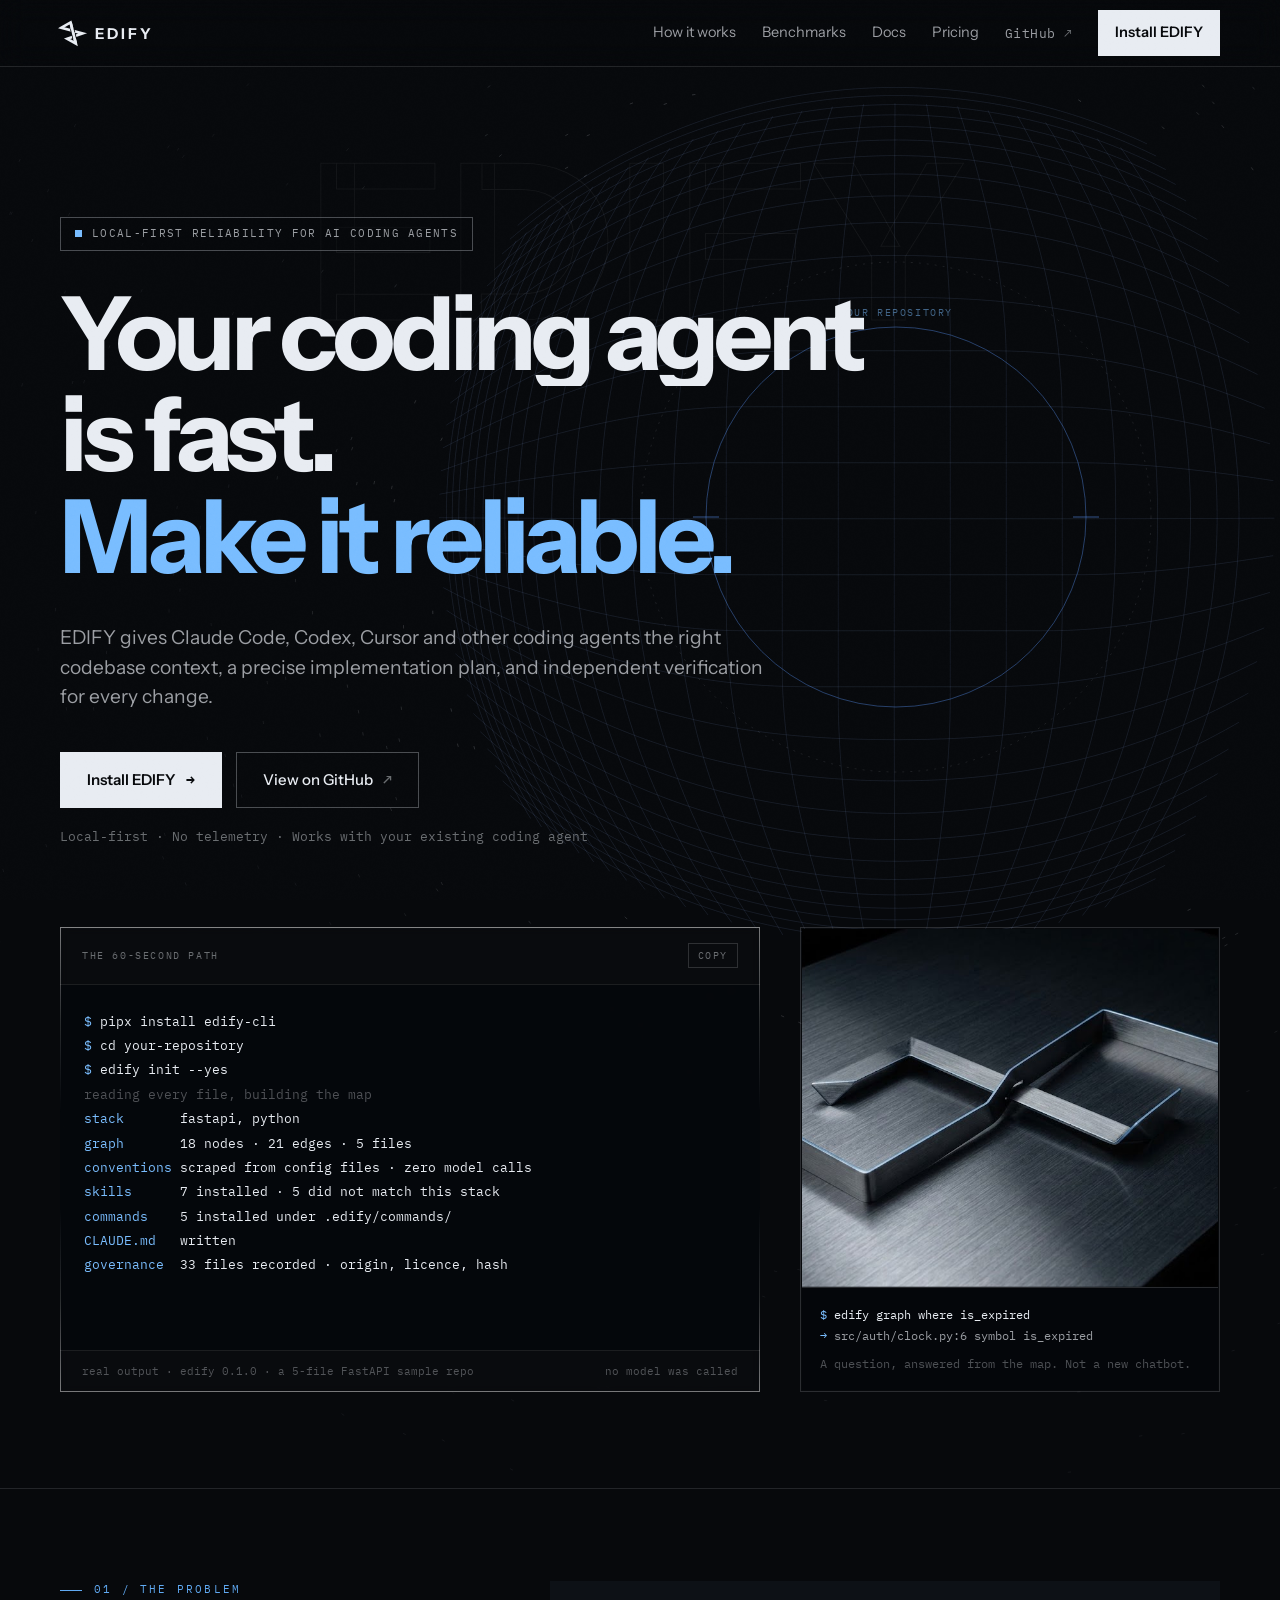
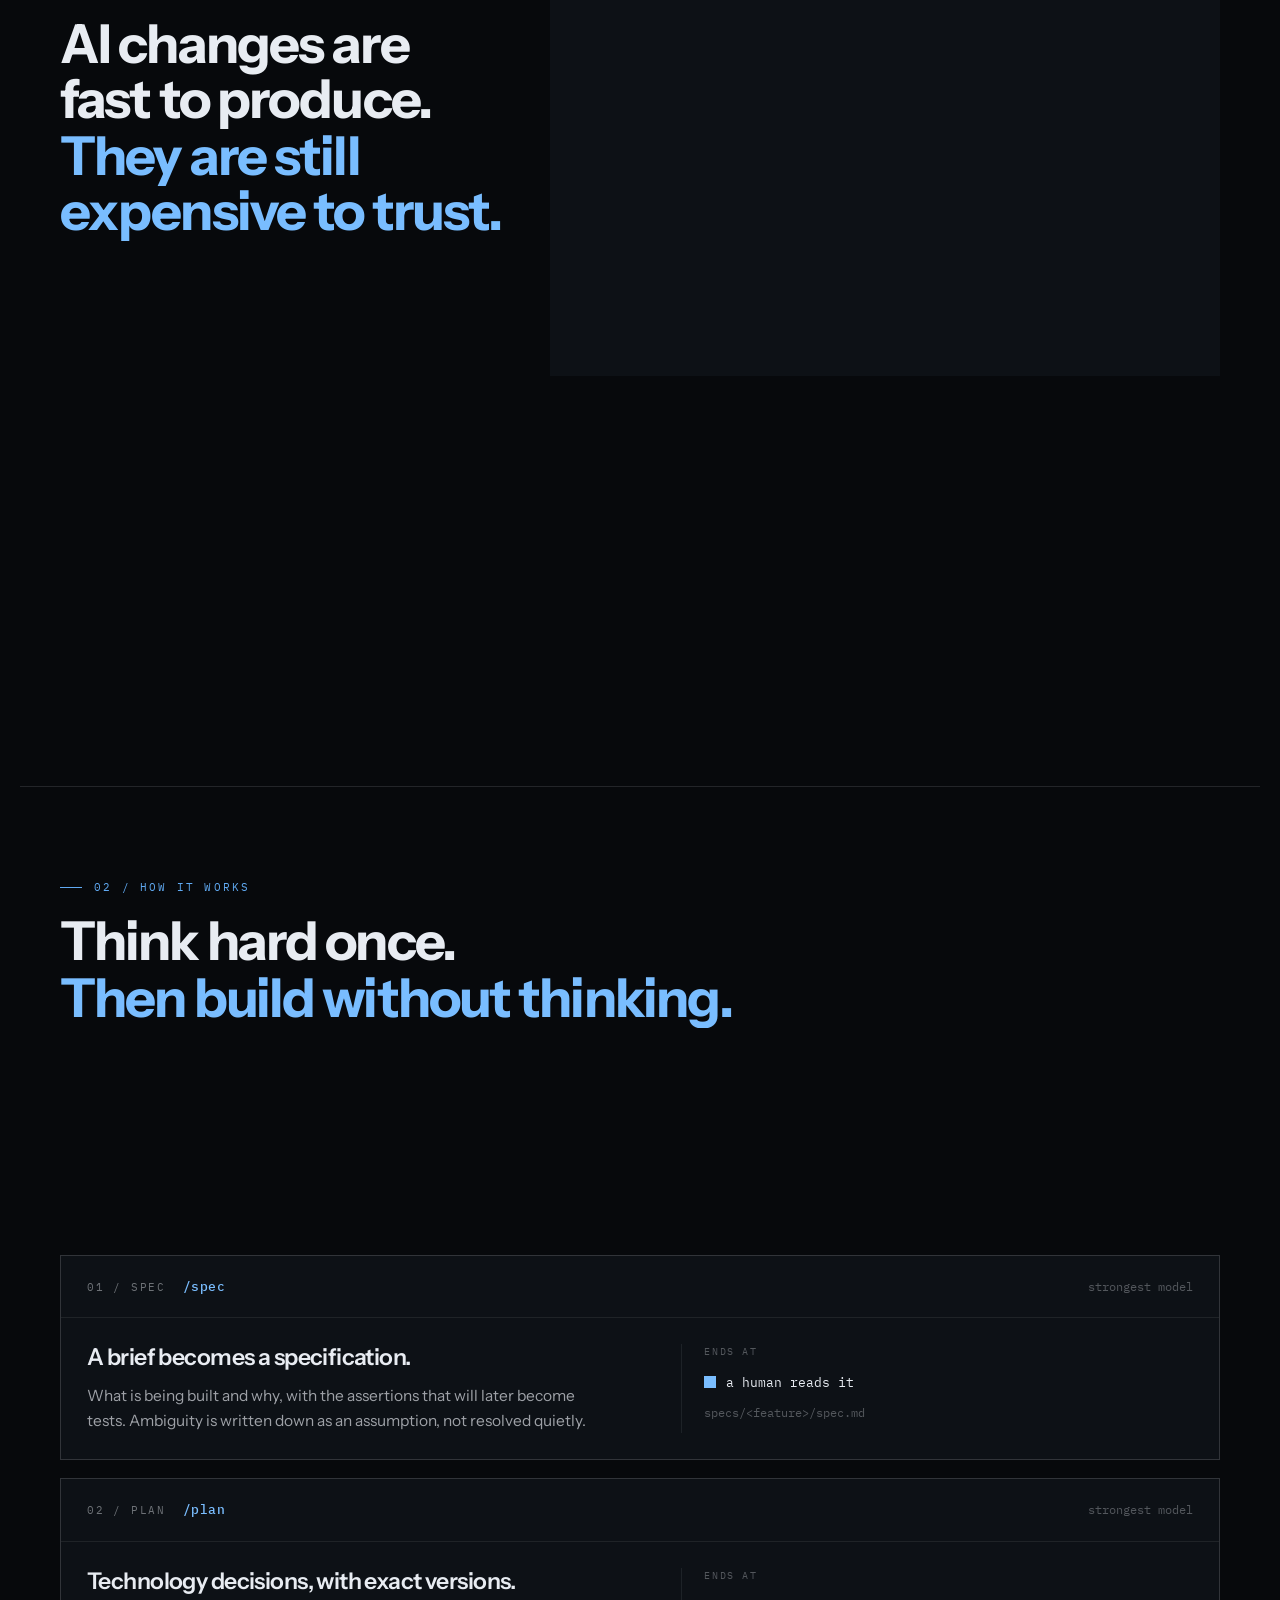
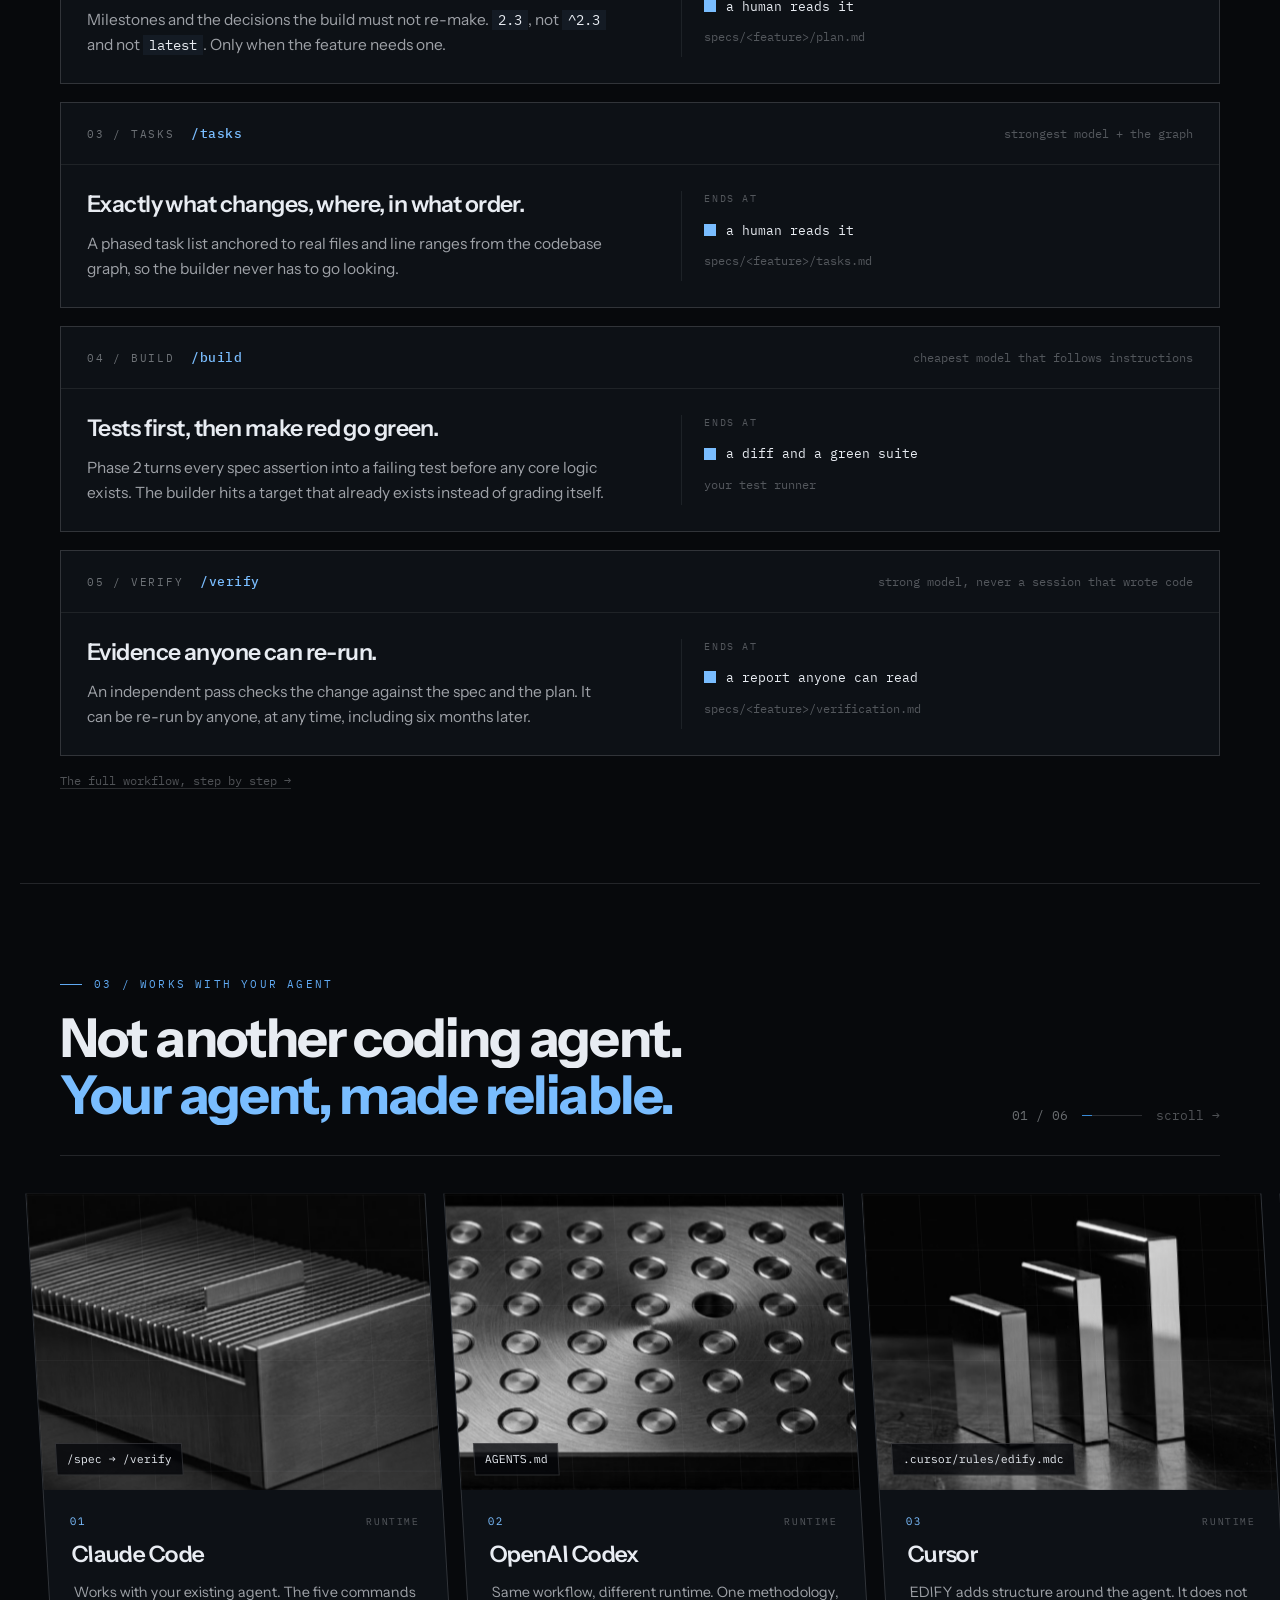
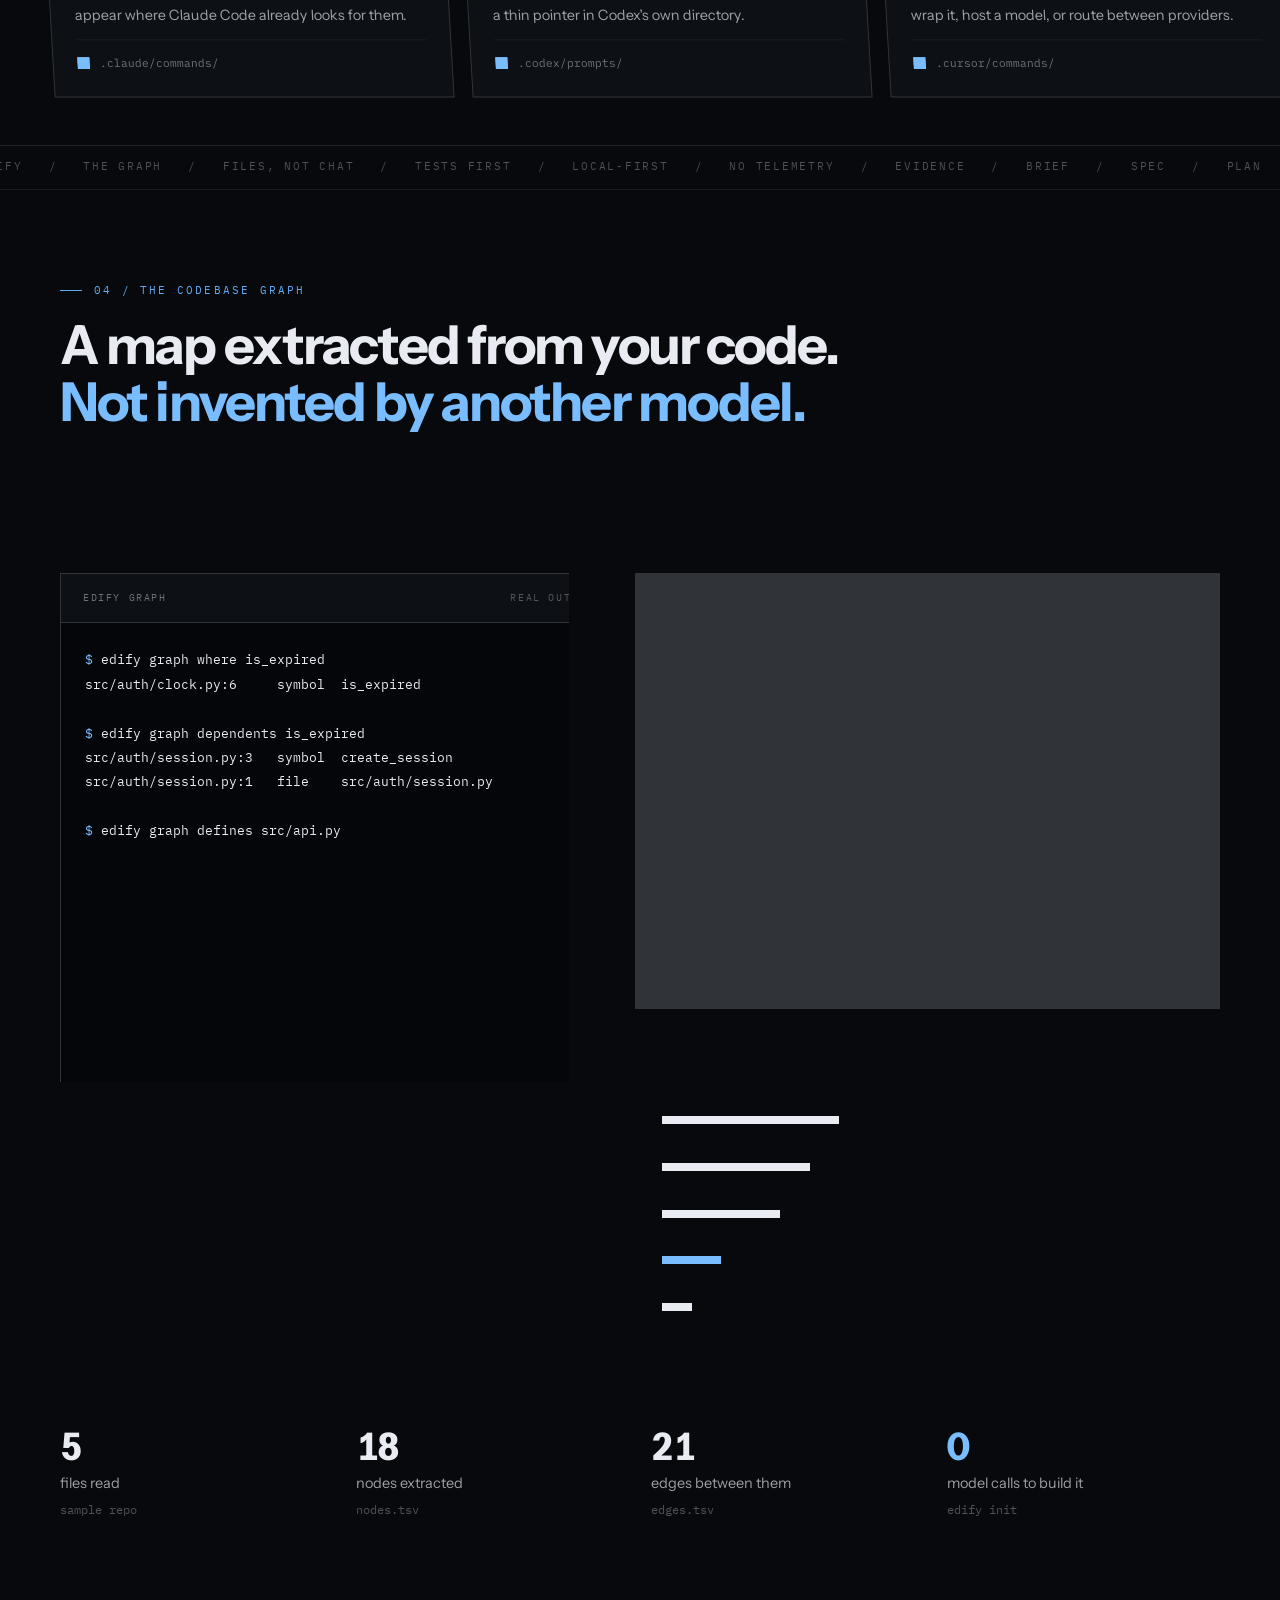
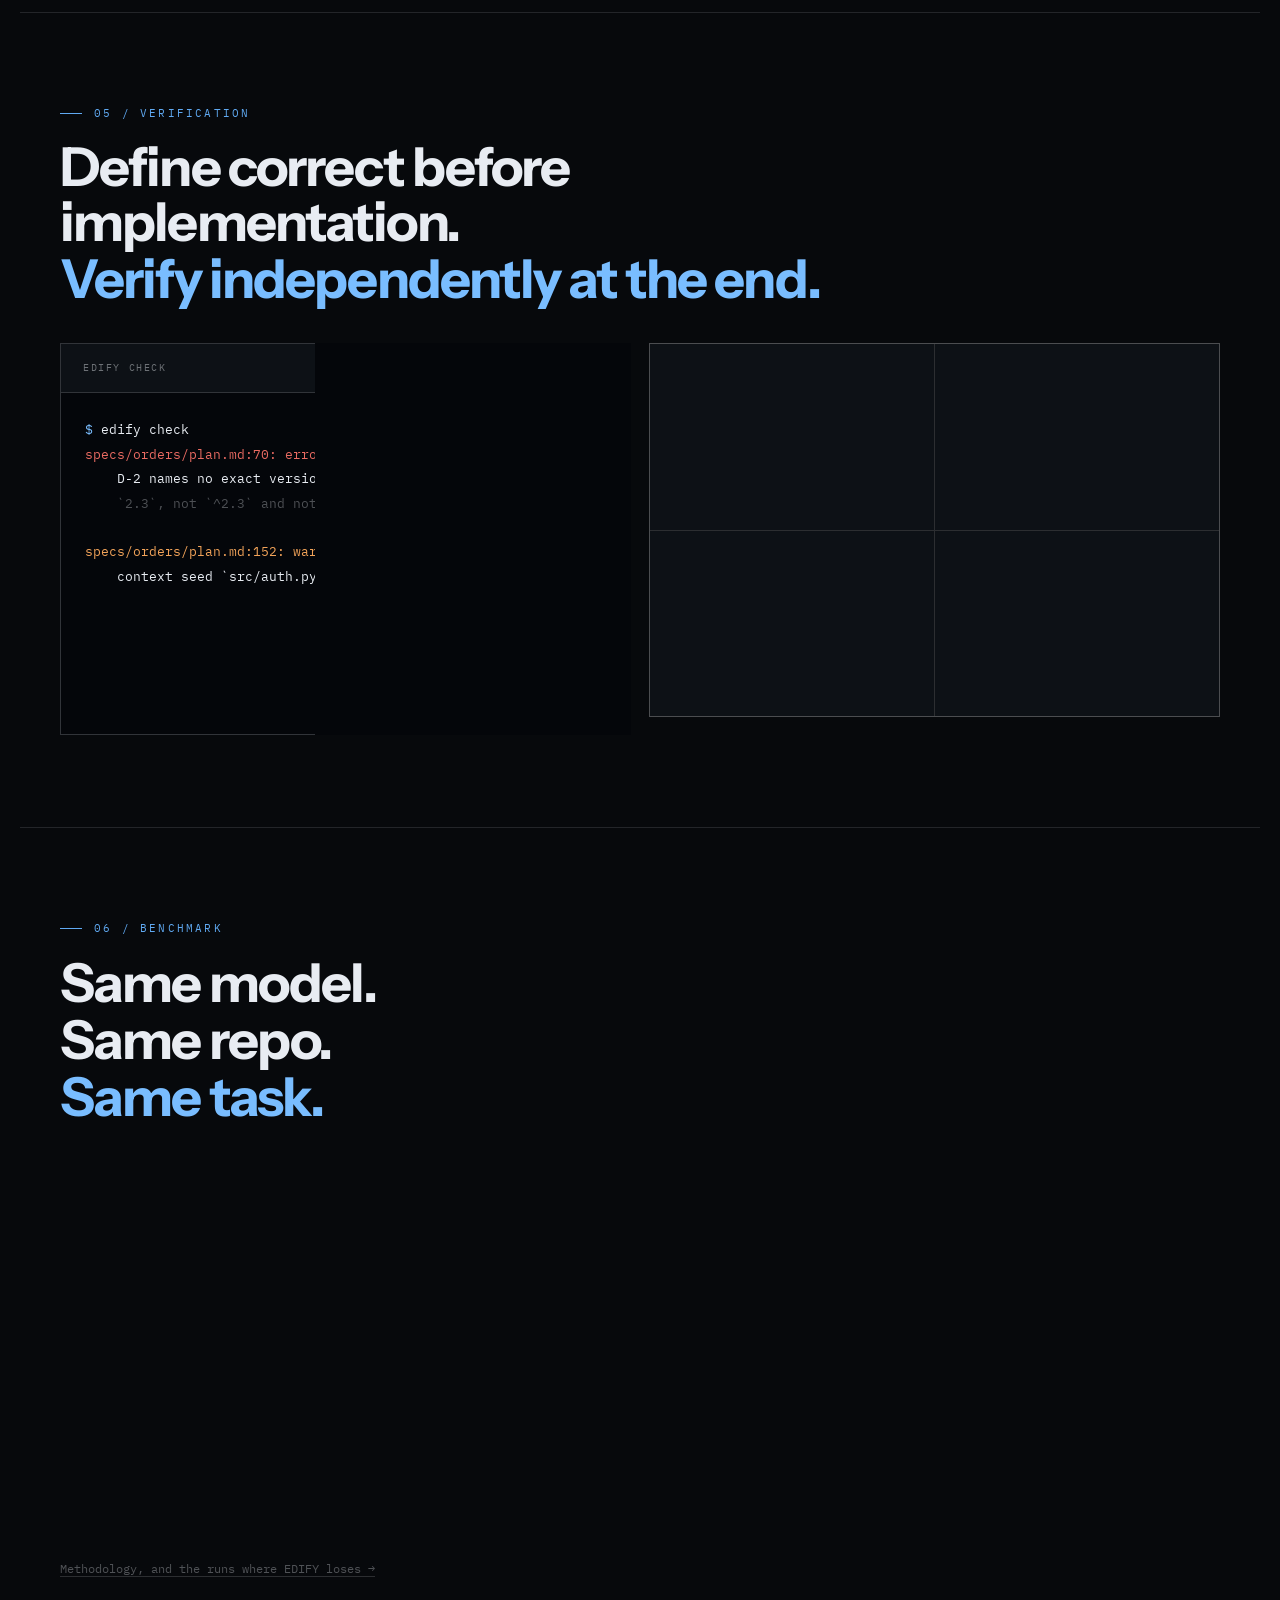
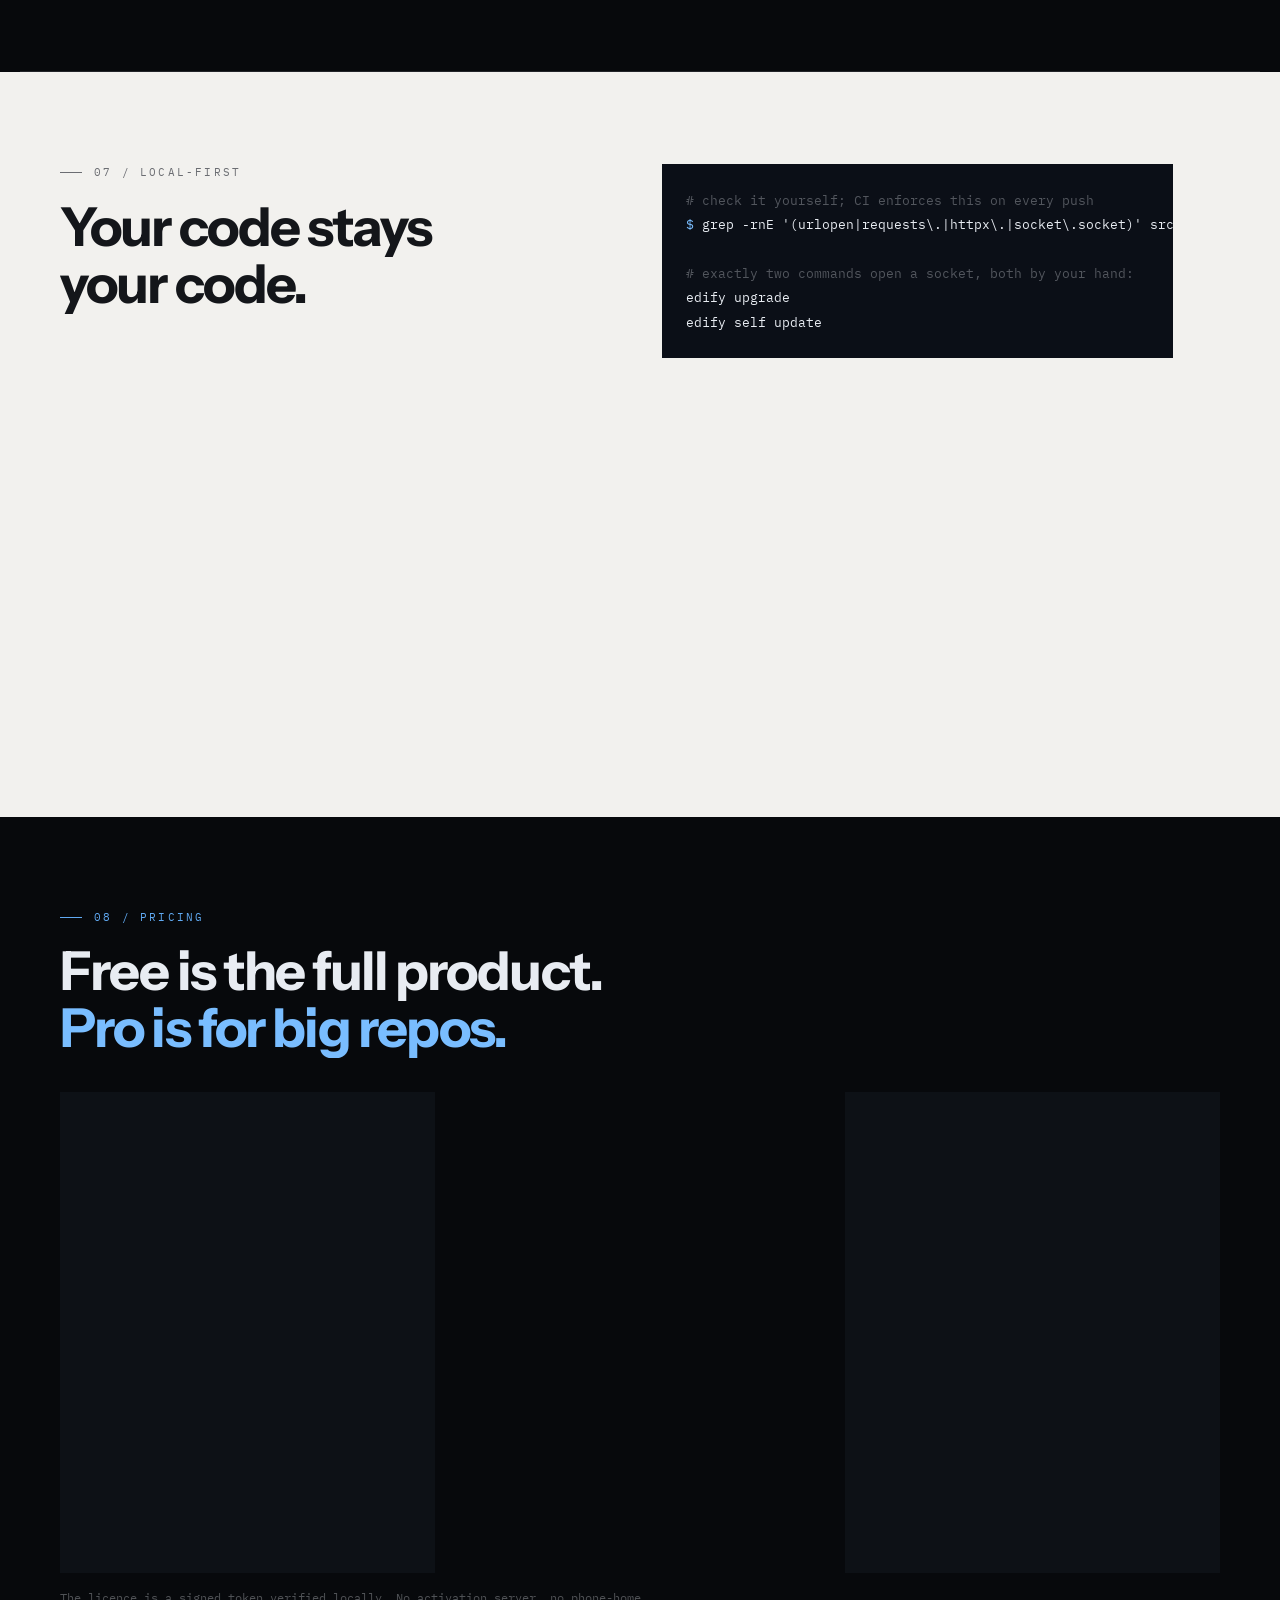
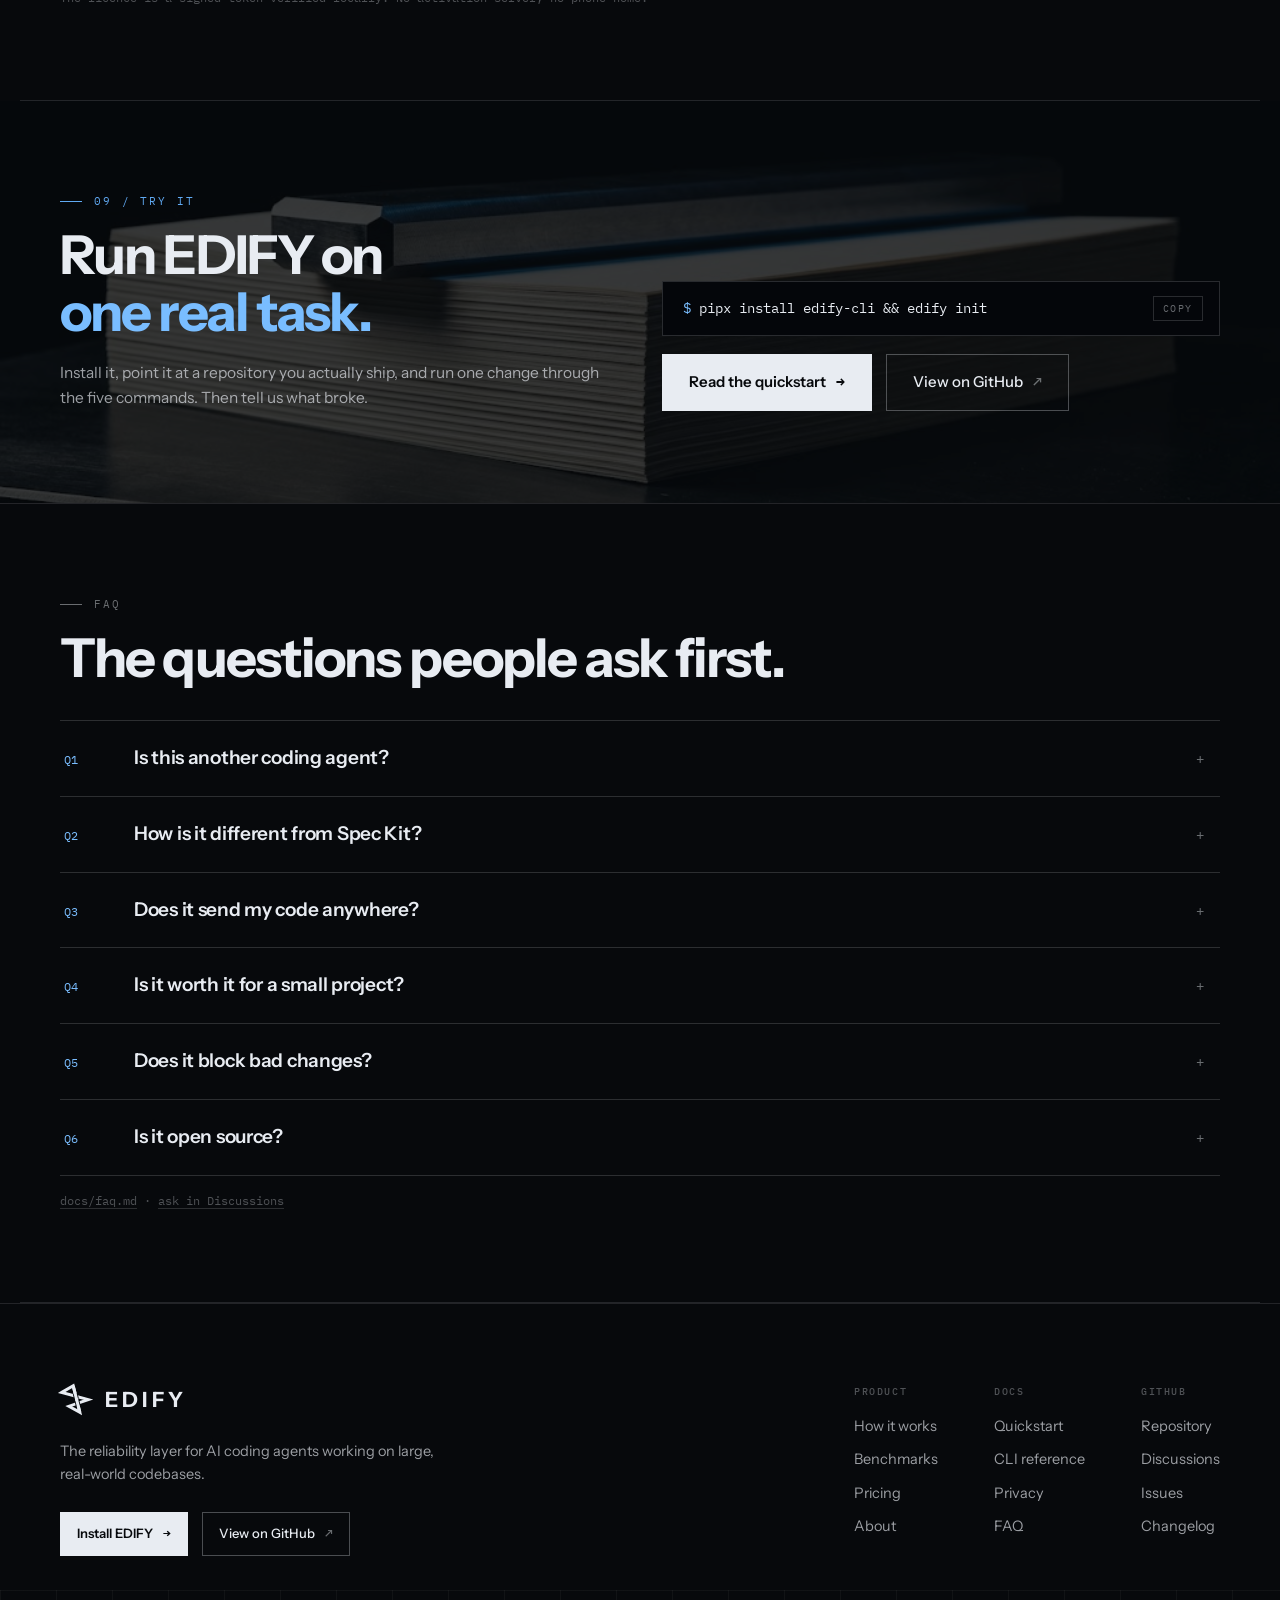
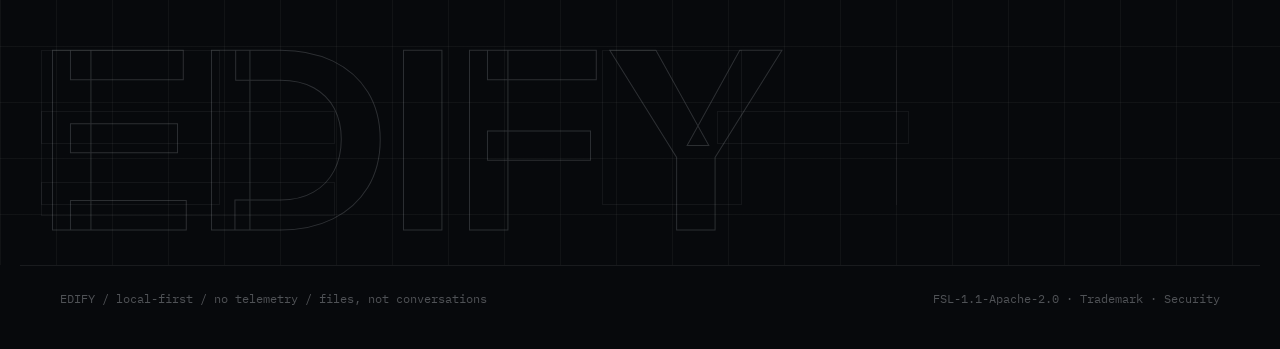
<file: site/index.html>
<!DOCTYPE html>
<html lang="en">
<head>
<meta charset="utf-8">
<meta name="viewport" content="width=device-width,initial-scale=1">
<title>EDIFY — Your coding agent is fast. Make it reliable.</title>
<meta name="description" content="EDIFY gives Claude Code, Codex, Cursor and other coding agents the right codebase context, a precise implementation plan, and independent verification for every change. Local-first, no telemetry.">
<meta name="theme-color" content="#07090C">
<link rel="canonical" href="https://edify-agents.github.io/super-claude-skills/">
<meta property="og:type" content="website">
<meta property="og:title" content="EDIFY — Your coding agent is fast. Make it reliable.">
<meta property="og:description" content="EDIFY gives Claude Code, Codex, Cursor and other coding agents the right codebase context, a precise implementation plan, and independent verification for every change. Local-first, no telemetry.">
<meta property="og:url" content="https://edify-agents.github.io/super-claude-skills/">
<meta property="og:image" content="https://edify-agents.github.io/super-claude-skills/assets/img/plates/P1-the-fold-hero.jpg">
<meta name="twitter:card" content="summary_large_image">
<link rel="icon" href="assets/img/favicon.svg" type="image/svg+xml">
<link rel="preconnect" href="https://fonts.googleapis.com">
<link rel="preconnect" href="https://fonts.gstatic.com" crossorigin>
<link rel="stylesheet" href="https://fonts.googleapis.com/css2?family=Instrument+Sans:wght@400;500;600;700&amp;family=IBM+Plex+Mono:wght@400;500&amp;display=swap">
<link rel="stylesheet" href="assets/css/site.css">
<script>(function(){try{if(!matchMedia('(prefers-reduced-motion:reduce)').matches&&!sessionStorage.getItem('ed:boot')){var h=document.documentElement;h.setAttribute('data-boot','');window.__edBootFallback=setTimeout(function(){h.removeAttribute('data-boot')},4000)}}catch(e){}})()</script>
<script src="assets/js/site.js" defer></script>
</head>
<body>
<div id="ed-boot" aria-hidden="true">
  <div class="boot-bg"></div>
  <div class="boot-grid" data-field-grid></div>
  <div class="boot-stack">
    <svg id="ed-boot-mark" viewBox="0 0 100 100" fill="none">
      <path d="M6 28 L44 6 L66 94 L30 74 L94 52 Z" stroke="rgba(232,236,242,0.09)" stroke-width="9" stroke-linejoin="miter" stroke-miterlimit="6"></path>
      <path d="M50.5 32 L54.9 49.4 M56.4 55.5 L60.7 72.9" stroke="#07090C" stroke-width="15"></path>
      <path d="M44 6 L66 94" stroke="rgba(232,236,242,0.09)" stroke-width="9"></path>
      <path data-boot-draw d="M6 28 L44 6 L66 94 L30 74 L94 52 Z" stroke="#2C6FD6" stroke-width="9" stroke-linejoin="miter" stroke-miterlimit="6"></path>
      <path d="M50.5 32 L54.9 49.4 M56.4 55.5 L60.7 72.9" stroke="#07090C" stroke-width="15"></path>
      <path data-boot-draw d="M44 6 L66 94" stroke="#2C6FD6" stroke-width="9"></path>
    </svg>
    <div class="boot-word">EDIFY</div>
    <div class="boot-hide">
      <div id="ed-boot-log"></div>
      <div class="boot-skip">any key to skip</div>
    </div>
  </div>
</div>
<div class="grain" data-grain aria-hidden="true"></div>
<a class="skip" href="#main">Skip to content</a>
<header class="site-header">
  <div class="wrap">
    <a class="lockup" href="./" aria-label="EDIFY home">
      <svg viewBox="0 0 100 100" fill="none" aria-hidden="true">
        <path d="M6 28 L44 6 L66 94 L30 74 L94 52 Z" stroke="#E8ECF2" stroke-width="11" stroke-linejoin="miter" stroke-miterlimit="6"></path>
        <path d="M50.5 32 L54.9 49.4 M56.4 55.5 L60.7 72.9" stroke="#07090C" stroke-width="18"></path>
        <path data-nav-spine d="M44 6 L66 94" stroke="#E8ECF2" stroke-width="11"></path>
      </svg>
      <span>EDIFY</span>
    </a>
    <nav class="nav" aria-label="Main">
      <a href="how-it-works.html">How it works</a>
      <a href="benchmarks.html">Benchmarks</a>
      <a href="docs.html">Docs</a>
      <a href="pricing.html">Pricing</a>
      <a class="gh" href="https://github.com/EDIFY-agents/super-claude-skills" target="_blank" rel="noopener">GitHub <span style="color:var(--ed-text-3)">&#8599;</span></a>
      <a class="btn btn-fill btn-sm" href="docs.html#install">Install EDIFY</a>
    </nav>
    <button class="burger" data-menu-toggle aria-label="Menu" aria-expanded="false" aria-controls="ed-menu"><span></span><span></span></button>
  </div>
</header>
<div class="menu" id="ed-menu">
  <div class="menu-top"><button data-menu-toggle aria-label="Close menu">X</button></div>
  <nav class="menu-list" aria-label="Mobile">
    <a href="./">Home</a>
    <a href="how-it-works.html">How it works</a>
    <a href="benchmarks.html">Benchmarks</a>
    <a href="docs.html">Docs</a>
    <a href="pricing.html">Pricing</a>
    <a href="about.html">About</a>
    <a href="https://github.com/EDIFY-agents/super-claude-skills" target="_blank" rel="noopener">GitHub &#8599;</a>
    <a class="cta" href="docs.html#install">Install EDIFY</a>
  </nav>
</div>
<main id="main">
<section class="hero" aria-labelledby="hero-h">
  <canvas id="ed-field" data-mode="grille" aria-hidden="true"></canvas>
  <div id="ed-ceiling-label" aria-hidden="true">your repository</div>
  <div class="watermark" aria-hidden="true"><span>EDIFY</span></div>
  <div class="hero-inner">
    <div class="badge" data-rv="card" data-i="0"><i></i>Local-first reliability for AI coding agents</div>
    <h1 id="hero-h" class="h-hero" data-rv="claim">
      <span class="ln"><span>Your coding agent</span></span>
      <span class="ln"><span>is fast.</span></span>
      <span class="ln"><span class="blue">Make it reliable.</span></span>
    </h1>
    <p class="hero-lead" data-rv="card" data-i="2">EDIFY gives Claude Code, Codex, Cursor and other coding agents the right codebase context, a precise implementation plan, and independent verification for every change.</p>
    <div class="btn-row" data-rv="card" data-i="3" style="margin-top:40px">
      <a class="btn btn-fill" href="docs.html#install">Install EDIFY <span class="m">&#8594;</span></a>
      <a class="btn btn-line" href="https://github.com/EDIFY-agents/super-claude-skills" target="_blank" rel="noopener">View on GitHub <span class="m">&#8599;</span></a>
    </div>
    <div class="micro" data-rv="card" data-i="4">Local-first &middot; No telemetry &middot; Works with your existing coding agent</div>

    <div class="hero-proof">
      <div class="glass hero-term" data-rv="card" data-i="5">
        <div class="panel-head" style="border-bottom-color:var(--ed-line-1)">
          <span class="label">the 60-second path</span>
          <button class="copy" data-copy="pipx install edify-cli&#10;cd your-repository&#10;edify init --yes">copy</button>
        </div>
        <div class="term" data-term>
          <div class="l cmd">pipx install edify-cli</div>
          <div class="l cmd">cd your-repository</div>
          <div class="l cmd">edify init --yes</div>
          <div class="l dim">reading every file, building the map</div>
          <div class="l ok"><span class="k">stack</span>       fastapi, python</div>
          <div class="l ok"><span class="k">graph</span>       18 nodes · 21 edges · 5 files</div>
          <div class="l ok"><span class="k">conventions</span> scraped from config files · zero model calls</div>
          <div class="l ok"><span class="k">skills</span>      7 installed · 5 did not match this stack</div>
          <div class="l ok"><span class="k">commands</span>    5 installed under .edify/commands/</div>
          <div class="l ok"><span class="k">CLAUDE.md</span>   written</div>
          <div class="l ok"><span class="k">governance</span>  33 files recorded · origin, licence, hash</div>
          <div class="l"> </div>
          <div class="l done">Next: /spec — write the spec before anything else.</div>
        </div>
        <div class="term-cap"><span>real output · edify 0.1.0 · a 5-file FastAPI sample repo</span><span>no model was called</span></div>
      </div>
      <div class="plate-frame" data-rv="card" data-i="6">
        <div class="media" data-rv="media" data-i="1">
          <img src="assets/img/plates/P1-the-fold-hero.jpg" alt="" width="1200" height="800">
        </div>
        <div class="plate-cap">
          <div class="cmd">edify graph where is_expired</div>
          <div><span class="k">&#8594;</span> src/auth/clock.py:6  symbol  is_expired</div>
          <div style="color:var(--ed-text-4);margin-top:6px">A question, answered from the map. Not a new chatbot.</div>
        </div>
      </div>
    </div>
  </div>
</section>

<section class="band" aria-labelledby="p-h">
  <div class="split s-8-12">
    <div>
      <div class="eyebrow">01 / The problem</div>
      <h2 id="p-h" class="h-section-sm w20" data-rv="claim">
        <span class="ln"><span>AI changes are fast to produce.</span></span>
        <span class="ln"><span class="blue">They are still expensive to trust.</span></span>
      </h2>
      <p class="body" data-rv="card" data-i="0">A frontier model with a plain setup writes excellent code and still stumbles on serious repositories. Not from lack of intelligence. From three things that happen on every large codebase.</p>
      <div class="pains">
        <div class="pain" data-rv="card" data-i="1"><div class="k">Lost map</div><div class="v"><b>The agent explores the repo again.</b> Every session starts blind and re-derives the same structure, slightly differently each time.</div></div>
        <div class="pain" data-rv="card" data-i="2"><div class="k">Drift</div><div class="v"><b>Each session reinterprets the work.</b> The same task, done in parts, in different ways, with decisions silently re-made.</div></div>
        <div class="pain" data-rv="card" data-i="3"><div class="k">Looks right</div><div class="v"><b>The change passes a glance and is wrong.</b> It breaks an intent, an architectural boundary, a version, or a dependency nobody wrote down.</div></div>
      </div>
    </div>
    <div id="ed-meter-card" class="panel" data-rv="card" data-i="1">
      <div class="meter-top">
        <span class="label">Where the work lives</span>
        <span id="ed-meter-phase">brief</span>
      </div>
      <div class="meter-mid">
        <div id="ed-meter-value">1<small>/6</small></div>
        <div id="ed-meter-file">your words<br><span>a paragraph, not a prompt</span></div>
      </div>
      <div class="meter-bar" aria-hidden="true">
        <div id="ed-meter-fill"></div>
        <div class="meter-tick human" style="left:33.33%"></div><div class="meter-tick human" style="left:50%"></div><div class="meter-tick human" style="left:66.66%"></div><div class="meter-tick" style="left:83.33%"></div>
      </div>
      <div class="meter-scale"><span>brief</span><span>three human reads</span><span>evidence</span></div>
      <div class="meter-cells">
        <div data-phase="0">brief</div><div data-phase="1">spec</div><div data-phase="2">plan</div><div data-phase="3">tasks</div><div data-phase="4">build</div><div data-phase="5">verify</div>
      </div>
      <div class="meter-foot">Every step ends in a file in your repository, so the next session reads the decision instead of re-making it. Nothing important lives in a chat.</div>
    </div>
  </div>
</section>

<section class="band" aria-labelledby="h-h">
  <div class="eyebrow">02 / How it works</div>
  <h2 id="h-h" class="h-section w26" data-rv="claim">
    <span class="ln"><span>Think hard once.</span></span>
    <span class="ln"><span class="blue">Then build without thinking.</span></span>
  </h2>
  <p class="lead" data-rv="card" data-i="0">Five commands, typed into the agent you already use. The first three are slow, use the strongest model, and end at a human reading them. The last two are fast, cheap, and end at evidence.</p>
  <div class="pipeline" data-rv="card" data-i="1" aria-label="Brief, spec, plan, tasks, build, verify"><span>Brief</span><span>Spec</span><span>Plan</span><span>Tasks</span><span>Build</span><span>Verify</span></div>
  <div id="ed-stack">
    <article class="stack-card">
      <div class="stack-head"><span class="i">01 / Spec <b>/spec</b></span><span class="c">strongest model</span></div>
      <div class="stack-body">
        <div><div class="t">A brief becomes a specification.</div><div class="b">What is being built and why, with the assertions that will later become tests. Ambiguity is written down as an assumption, not resolved quietly.</div></div>
        <div class="stack-gate"><div class="gl">Ends at</div><div class="gv"><i class="sq"></i>a human reads it</div><div class="gs">specs/&lt;feature&gt;/spec.md</div></div>
      </div>
    </article>
    <article class="stack-card">
      <div class="stack-head"><span class="i">02 / Plan <b>/plan</b></span><span class="c">strongest model</span></div>
      <div class="stack-body">
        <div><div class="t">Technology decisions, with exact versions.</div><div class="b">Milestones and the decisions the build must not re-make. <code class="c">2.3</code>, not <code class="c">^2.3</code> and not <code class="c">latest</code>. Only when the feature needs one.</div></div>
        <div class="stack-gate"><div class="gl">Ends at</div><div class="gv"><i class="sq"></i>a human reads it</div><div class="gs">specs/&lt;feature&gt;/plan.md</div></div>
      </div>
    </article>
    <article class="stack-card">
      <div class="stack-head"><span class="i">03 / Tasks <b>/tasks</b></span><span class="c">strongest model + the graph</span></div>
      <div class="stack-body">
        <div><div class="t">Exactly what changes, where, in what order.</div><div class="b">A phased task list anchored to real files and line ranges from the codebase graph, so the builder never has to go looking.</div></div>
        <div class="stack-gate"><div class="gl">Ends at</div><div class="gv"><i class="sq"></i>a human reads it</div><div class="gs">specs/&lt;feature&gt;/tasks.md</div></div>
      </div>
    </article>
    <article class="stack-card">
      <div class="stack-head"><span class="i">04 / Build <b>/build</b></span><span class="c">cheapest model that follows instructions</span></div>
      <div class="stack-body">
        <div><div class="t">Tests first, then make red go green.</div><div class="b">Phase 2 turns every spec assertion into a failing test before any core logic exists. The builder hits a target that already exists instead of grading itself.</div></div>
        <div class="stack-gate"><div class="gl">Ends at</div><div class="gv"><i class="sq"></i>a diff and a green suite</div><div class="gs">your test runner</div></div>
      </div>
    </article>
    <article class="stack-card">
      <div class="stack-head"><span class="i">05 / Verify <b>/verify</b></span><span class="c">strong model, never a session that wrote code</span></div>
      <div class="stack-body">
        <div><div class="t">Evidence anyone can re-run.</div><div class="b">An independent pass checks the change against the spec and the plan. It can be re-run by anyone, at any time, including six months later.</div></div>
        <div class="stack-gate"><div class="gl">Ends at</div><div class="gv"><i class="sq"></i>a report anyone can read</div><div class="gs">specs/&lt;feature&gt;/verification.md</div></div>
      </div>
    </article>
  </div>
  <div class="src"><a href="how-it-works.html">The full workflow, step by step &#8594;</a></div>
</section>

<section class="band-full" aria-labelledby="a-h">
  <div class="band" style="padding-bottom:34px">
    <div class="eyebrow">03 / Works with your agent</div>
    <div class="gallery-head">
      <h2 id="a-h" class="h-section w22" data-rv="claim" style="margin:0">
        <span class="ln"><span>Not another coding agent.</span></span>
        <span class="ln"><span class="blue">Your agent, made reliable.</span></span>
      </h2>
      <div class="gallery-meta"><span id="ed-gallery-count">01 / 06</span><span class="bar"><span id="ed-gallery-bar"></span></span><span style="color:var(--ed-text-4)">scroll &#8594;</span></div>
    </div>
    <div class="gallery-rule" data-rv="rule"></div>
  </div>
  <div id="ed-track" role="list">
    <div class="frame" data-frame role="listitem" tabindex="0" data-detail-text="Reads CLAUDE.md. Commands land in .claude/commands/, skills in .claude/skills/. Installed by plain `edify init`.">
      <div class="px" data-px><img src="assets/img/plates/P2-context.jpg" alt="" loading="lazy"><div class="over" data-field-grid></div><span class="tag">/spec &#8594; /verify</span></div>
      <div class="fb"><div class="fh"><span class="no">01</span><span class="kind">runtime</span></div><div class="ft">Claude Code</div><div class="fd">Works with your existing agent. The five commands appear where Claude Code already looks for them.</div><div class="ff"><i class="sq"></i>.claude/commands/</div></div>
    </div>
    <div class="frame" data-frame role="listitem" tabindex="0" data-detail-text="Reads AGENTS.md. Commands land in .codex/prompts/. Installed by `edify init new .`.">
      <div class="px" data-px><img src="assets/img/plates/P3-completeness.jpg" alt="" loading="lazy"><div class="over" data-field-grid></div><span class="tag">AGENTS.md</span></div>
      <div class="fb"><div class="fh"><span class="no">02</span><span class="kind">runtime</span></div><div class="ft">OpenAI Codex</div><div class="fd">Same workflow, different runtime. One methodology, a thin pointer in Codex's own directory.</div><div class="ff"><i class="sq"></i>.codex/prompts/</div></div>
    </div>
    <div class="frame" data-frame role="listitem" tabindex="0" data-detail-text="Reads AGENTS.md and .cursor/rules/edify.mdc. Commands land in .cursor/commands/.">
      <div class="px" data-px><img src="assets/img/plates/P4-execution.jpg" alt="" loading="lazy"><div class="over" data-field-grid></div><span class="tag">.cursor/rules/edify.mdc</span></div>
      <div class="fb"><div class="fh"><span class="no">03</span><span class="kind">runtime</span></div><div class="ft">Cursor</div><div class="fd">EDIFY adds structure around the agent. It does not wrap it, host a model, or route between providers.</div><div class="ff"><i class="sq"></i>.cursor/commands/</div></div>
    </div>
    <div class="frame" data-frame role="listitem" tabindex="0" data-detail-text="Reads GEMINI.md. Commands land in .gemini/commands/ as TOML.">
      <div class="px" data-px><img src="assets/img/plates/P5-evidence.jpg" alt="" loading="lazy"><div class="over" data-field-grid></div><span class="tag">GEMINI.md</span></div>
      <div class="fb"><div class="fh"><span class="no">04</span><span class="kind">runtime</span></div><div class="ft">Gemini CLI</div><div class="fd">Agent-agnostic workflow. The methodology stays in one place; each runtime gets its own front door.</div><div class="ff"><i class="sq"></i>.gemini/commands/</div></div>
    </div>
    <div class="frame" data-frame role="listitem" tabindex="0" data-detail-text="Reads .github/copilot-instructions.md. Commands land in .github/prompts/.">
      <div class="px" data-px><img src="assets/img/plates/P6-the-long-bench.jpg" alt="" loading="lazy"><div class="over" data-field-grid></div><span class="tag">copilot-instructions.md</span></div>
      <div class="fb"><div class="fh"><span class="no">05</span><span class="kind">runtime</span></div><div class="ft">GitHub Copilot</div><div class="fd">Use the agent you already pay for. EDIFY is Markdown files and a CLI, nothing to host.</div><div class="ff"><i class="sq"></i>.github/prompts/</div></div>
    </div>
    <div class="frame" data-frame role="listitem" tabindex="0" data-detail-text="Windsurf reads .windsurf/rules/edify.md; workflows land in .windsurf/workflows/. Anything else that reads AGENTS.md is supported too.">
      <div class="px" data-px><img src="assets/img/plates/P8-the-mark-struck.jpg" alt="" loading="lazy"><div class="over" data-field-grid></div><span class="tag">AGENTS.md</span></div>
      <div class="fb"><div class="fh"><span class="no">06</span><span class="kind">runtime + standard</span></div><div class="ft">Windsurf &middot; AGENTS.md</div><div class="fd">Broad compatibility. One <code class="c">edify init new .</code> sets a folder up for every runtime at once.</div><div class="ff"><i class="sq"></i>.windsurf/workflows/</div></div>
    </div>
  </div>
</section>

<div id="ed-marquee" aria-hidden="true">
  <div id="ed-marquee-inner">
    <div class="strip"><span>brief</span><span>/</span><span>spec</span><span>/</span><span>plan</span><span>/</span><span>tasks</span><span>/</span><span>build</span><span>/</span><span>verify</span><span>/</span><span>the graph</span><span>/</span><span>files, not chat</span><span>/</span><span>tests first</span><span>/</span><span>local-first</span><span>/</span><span>no telemetry</span><span>/</span><span>evidence</span><span>/</span></div>
    <div class="strip"><span>brief</span><span>/</span><span>spec</span><span>/</span><span>plan</span><span>/</span><span>tasks</span><span>/</span><span>build</span><span>/</span><span>verify</span><span>/</span><span>the graph</span><span>/</span><span>files, not chat</span><span>/</span><span>tests first</span><span>/</span><span>local-first</span><span>/</span><span>no telemetry</span><span>/</span><span>evidence</span><span>/</span></div>
  </div>
</div>

<section class="band" aria-labelledby="g-h">
  <div class="eyebrow">04 / The codebase graph</div>
  <h2 id="g-h" class="h-section w26" data-rv="claim">
    <span class="ln"><span>A map extracted from your code.</span></span>
    <span class="ln"><span class="blue">Not invented by another model.</span></span>
  </h2>
  <p class="lead" data-rv="card" data-i="0">Every file, module, symbol, route and table, with the edges between them, as sorted text in your repository. Your agent asks a question instead of reading files until it runs out of context.</p>
  <div class="split s-graph mt-34">
    <div class="panel" data-rv="card" data-i="1">
      <div class="panel-head"><span class="label">edify graph</span><span class="label" style="color:var(--ed-text-4)">real output</span></div>
      <div class="term" data-term style="min-height:430px">
        <div class="l cmd">edify graph where is_expired</div>
        <div class="l ok">src/auth/clock.py:6     symbol  is_expired</div>
        <div class="l"> </div>
        <div class="l cmd">edify graph dependents is_expired</div>
        <div class="l ok">src/auth/session.py:3   symbol  create_session</div>
        <div class="l ok">src/auth/session.py:1   file    src/auth/session.py</div>
        <div class="l"> </div>
        <div class="l cmd">edify graph defines src/api.py</div>
        <div class="l ok">7    symbol  login</div>
        <div class="l ok">11   symbol  refresh</div>
        <div class="l ok">6    route   POST /login</div>
        <div class="l ok">10   route   POST /refresh</div>
        <div class="l"> </div>
        <div class="l cmd">edify graph references create_session</div>
        <div class="l ok">src/api.py:7            symbol  login</div>
        <div class="l ok">src/api.py:11           symbol  refresh</div>
        <div class="l"> </div>
        <div class="l dim"># never written by a model. A missing symbol is a visible</div>
        <div class="l dim"># gap, not an invented fact.</div>
      </div>
      <div class="panel-foot">A rebuild over unchanged source is byte-identical, so a graph diff is a structural diff of the codebase. Regenerate it any time.</div>
    </div>
    <div style="display:flex;flex-direction:column;gap:18px">
      <div class="panel" data-rv="card" data-i="2">
        <div class="tabs" data-tabs="ed-matrix-body" role="tablist" aria-label="The graph">
          <button role="tab" id="t-q" aria-controls="p-q" aria-selected="true">Queries</button>
          <button role="tab" id="t-c" aria-controls="p-c" aria-selected="false" tabindex="-1">Coverage</button>
          <button role="tab" id="t-f" aria-controls="p-f" aria-selected="false" tabindex="-1">Files</button>
        </div>
        <div id="ed-matrix-body">
          <div class="tab-panel" id="p-q" role="tabpanel" aria-labelledby="t-q">
            <p class="small" style="max-width:60ch">Five questions an agent asks before it edits anything. Each answer carries a file and a line.</p>
            <div class="rows mt-18">
              <div class="row"><i class="sq"></i><span class="n">Where is this defined?</span><span class="s">graph where &lt;symbol&gt;</span></div>
              <div class="row"><i class="sq"></i><span class="n">What breaks if it changes?</span><span class="s">graph dependents &lt;symbol&gt;</span></div>
              <div class="row"><i class="sq"></i><span class="n">What does this file export?</span><span class="s">graph defines &lt;file&gt;</span></div>
              <div class="row"><i class="sq"></i><span class="n">Who calls or imports it?</span><span class="s">graph references &lt;symbol&gt;</span></div>
              <div class="row"><i class="sq"></i><span class="n">Can two tasks run at once?</span><span class="s">graph overlap "a" "b"</span></div>
            </div>
          </div>
          <div class="tab-panel" id="p-c" role="tabpanel" aria-labelledby="t-c" hidden>
            <p class="small" style="max-width:60ch">Coverage, stated honestly. Where a language is not covered the graph has no nodes for it, and says so.</p>
            <div class="rows mt-18">
              <div class="row"><i class="sq"></i><span class="n">Python</span><span class="s">real syntax tree</span></div>
              <div class="row"><i class="sq"></i><span class="n">Any language, with Universal Ctags</span><span class="s">parse-grade</span></div>
              <div class="row"><i class="sq amber"></i><span class="n">Everything else, built in</span><span class="s">line scanner, degraded</span></div>
              <div class="row"><i class="sq off"></i><span class="n">A language nothing covers</span><span class="s">no nodes, named</span></div>
            </div>
          </div>
          <div class="tab-panel" id="p-f" role="tabpanel" aria-labelledby="t-f" hidden>
            <p class="small" style="max-width:60ch">Plain, sorted, checksummed text in <code class="c">.edify/graph/</code>. Any tool can read it; git can diff it.</p>
            <div class="rows mt-18">
              <div class="row"><i class="sq"></i><span class="n">nodes.tsv</span><span class="s">id · kind · file · line · name</span></div>
              <div class="row"><i class="sq"></i><span class="n">edges.tsv</span><span class="s">who imports, calls, defines</span></div>
              <div class="row"><i class="sq"></i><span class="n">meta</span><span class="s">backend: parsed or scanned</span></div>
              <div class="row"><i class="sq off"></i><span class="n">A model-written fallback</span><span class="s">never</span></div>
            </div>
          </div>
        </div>
      </div>
      <div class="panel panel-pad" data-rv="card" data-i="3" style="padding:26px">
        <div class="label">The sample repo's map, by kind</div>
        <div class="bars">
          <div><div class="bar-l"><span>symbol</span><span>6</span></div><div class="bar-t"><div data-bar style="width:33.3%"></div></div></div>
          <div><div class="bar-l"><span>file</span><span>5</span></div><div class="bar-t"><div data-bar style="width:27.8%"></div></div></div>
          <div><div class="bar-l"><span>module</span><span>4</span></div><div class="bar-t"><div data-bar style="width:22.2%"></div></div></div>
          <div><div class="bar-l"><span>route</span><span>2</span></div><div class="bar-t"><div data-bar style="width:11.1%;background:var(--ed-blue-bright)"></div></div></div>
          <div><div class="bar-l"><span>package</span><span>1</span></div><div class="bar-t"><div data-bar style="width:5.6%"></div></div></div>
        </div>
        <div class="src" style="margin-top:20px;padding-top:16px;border-top:1px solid var(--ed-line-1)">.edify/graph/nodes.tsv · 18 nodes · 21 edges</div>
      </div>
    </div>
  </div>
  <div class="nums">
    <div><div class="num" data-rv="num" data-i="0" data-value="5">5</div><div class="num-l">files read</div><div class="num-s">sample repo</div></div>
    <div><div class="num" data-rv="num" data-i="1" data-value="18">18</div><div class="num-l">nodes extracted</div><div class="num-s">nodes.tsv</div></div>
    <div><div class="num" data-rv="num" data-i="2" data-value="21">21</div><div class="num-l">edges between them</div><div class="num-s">edges.tsv</div></div>
    <div><div class="num blue" data-rv="num" data-i="3" data-value="0">0</div><div class="num-l">model calls to build it</div><div class="num-s">edify init</div></div>
  </div>
</section>

<section class="band" aria-labelledby="v-h">
  <div class="eyebrow">05 / Verification</div>
  <h2 id="v-h" class="h-section w24" data-rv="claim">
    <span class="ln"><span>Define correct before implementation.</span></span>
    <span class="ln"><span class="blue">Verify independently at the end.</span></span>
  </h2>
  <div class="split mt-34" style="gap:18px">
    <div class="panel" data-rv="card" data-i="0">
      <div class="panel-head"><span class="label">edify check</span><span class="label" style="color:var(--ed-text-4)">real output</span></div>
      <div class="term" data-term>
        <div class="l cmd">edify check</div>
        <div class="l err">specs/orders/plan.md:70: error: [plan-decision-no-version]</div>
        <div class="l ok">    D-2 names no exact version</div>
        <div class="l dim">    `2.3`, not `^2.3` and not `latest`</div>
        <div class="l"> </div>
        <div class="l warn">specs/orders/plan.md:152: warn: [plan-seed-no-range]</div>
        <div class="l ok">    context seed `src/auth.py` has no line range</div>
        <div class="l"> </div>
        <div class="l ok">1 error · 1 warning · 0 notes</div>
        <div class="l"> </div>
        <div class="l dim"># nothing blocks. `--exit-code` is how you make it</div>
        <div class="l dim"># a gate you own, in your own CI.</div>
      </div>
    </div>
    <div class="g2 cells" style="gap:1px">
      <div class="cell" data-rv="card" data-i="1"><span class="id">01</span><span class="t sm">Failing tests first</span><span class="b">Every spec assertion becomes an executable test that fails before any core logic exists.</span></div>
      <div class="cell" data-rv="card" data-i="2"><span class="id">02</span><span class="t sm">The builder doesn't grade itself</span><span class="b">/verify runs in a session that wrote no code.</span></div>
      <div class="cell" data-rv="card" data-i="3"><span class="id">03</span><span class="t sm">Re-runnable, forever</span><span class="b">Anyone can re-run /verify, including six months later.</span></div>
      <div class="cell" data-rv="card" data-i="4"><span class="id">04</span><span class="t sm">Your gate, your CI</span><span class="b"><code class="c">edify check --exit-code</code> fails a build only because you asked it to.</span></div>
    </div>
  </div>
</section>

<section class="band" aria-labelledby="b-h">
  <div class="split end">
    <div>
      <div class="eyebrow">06 / Benchmark</div>
      <h2 id="b-h" class="h-section w22" data-rv="claim">
        <span class="ln"><span>Same model.</span></span>
        <span class="ln"><span>Same repo.</span></span>
        <span class="ln"><span class="blue">Same task.</span></span>
      </h2>
    </div>
    <p class="body" data-rv="card" data-i="0">Agent alone, Spec Kit, and EDIFY, on real open-source repositories. The table is published empty on purpose: a benchmark filled in before it ran is the fastest way to lose a technical audience.</p>
  </div>
  <div class="panel mt-34" data-rv="card" data-i="1">
    <div class="panel-head"><span class="status"><i></i>Benchmark in progress</span><span class="label" style="color:var(--ed-text-4)">methodology and results will be public</span></div>
    <div class="bench-wrap">
      <table class="bench">
        <thead><tr><th scope="col">Metric</th><th scope="col">Agent alone</th><th scope="col">Spec Kit</th><th scope="col" class="us">EDIFY</th></tr></thead>
        <tbody>
          <tr><td>Tasks passed</td><td class="d">—</td><td class="d">—</td><td class="d">—</td></tr>
          <tr><td>Human rework</td><td class="d">—</td><td class="d">—</td><td class="d">—</td></tr>
          <tr><td>Retries</td><td class="d">—</td><td class="d">—</td><td class="d">—</td></tr>
          <tr><td>Tokens / cost</td><td class="d">—</td><td class="d">—</td><td class="d">—</td></tr>
          <tr><td>Total time</td><td class="d">—</td><td class="d">—</td><td class="d">—</td></tr>
        </tbody>
      </table>
    </div>
  </div>
  <div class="src"><a href="benchmarks.html">Methodology, and the runs where EDIFY loses &#8594;</a></div>
</section>

<section class="paper" aria-labelledby="pr-h">
  <div class="band split">
    <div>
      <div class="eyebrow">07 / Local-first</div>
      <h2 id="pr-h" class="h-section-sm" data-rv="claim">
        <span class="ln"><span>Your code stays</span></span>
        <span class="ln"><span>your code.</span></span>
      </h2>
      <p class="lead" data-rv="card" data-i="0" style="max-width:46ch">There is no telemetry. Not anonymous, not aggregate, not opt-out. Nothing reports what you ran, where you ran it, or that you installed it.</p>
      <div class="paper-list" data-rv="card" data-i="1">
        <div><i></i>No account required, ever, including for the free plan.</div>
        <div><i></i>The graph and every artefact live in your repository.</div>
        <div><i></i>Zero runtime dependencies. Nothing in the supply chain but Python.</div>
        <div><i></i>Feedback writes a file on your machine; you decide whether to send it.</div>
        <div><i></i>Hard gates, if you want them, live in the CI your team controls.</div>
      </div>
    </div>
    <div data-rv="card" data-i="2">
      <div class="term" data-term>
        <div class="l dim"># check it yourself; CI enforces this on every push</div>
        <div class="l cmd">grep -rnE '(urlopen|requests\.|httpx\.|socket\.socket)' src/</div>
        <div class="l"> </div>
        <div class="l dim"># exactly two commands open a socket, both by your hand:</div>
        <div class="l ok">edify upgrade</div>
        <div class="l ok">edify self update</div>
      </div>
      <div class="src"><a href="https://github.com/EDIFY-agents/super-claude-skills/blob/main/docs/privacy.md" target="_blank" rel="noopener">docs/privacy.md</a></div>
    </div>
  </div>
</section>

<section class="band" aria-labelledby="pc-h">
  <div class="eyebrow">08 / Pricing</div>
  <h2 id="pc-h" class="h-section w24" data-rv="claim">
    <span class="ln"><span>Free is the full product.</span></span>
    <span class="ln"><span class="blue">Pro is for big repos.</span></span>
  </h2>
  <div class="g3 mt-34">
    <div class="ed-card" data-rv="card" data-i="0">
      <div class="top"><div class="label">No account</div><div class="name">Free</div><div class="price"><b>$0</b><span>forever</span></div></div>
      <div class="lines">
        <div class="li"><i class="sq"></i><span>Every command, every graph query, every check</span></div>
        <div class="li"><i class="sq"></i><span>Graphs up to 25,000 nodes (roughly 200 to 300k lines)</span></div>
        <div class="li"><i class="sq"></i><span>Three projects on one machine</span></div>
      </div>
      <div class="bot"><a class="btn btn-line" href="docs.html#install">Install EDIFY</a></div>
    </div>
    <div class="ed-card feature" data-rv="card" data-i="1">
      <div class="top"><div class="label">For large codebases</div><div class="name">Pro</div><div class="price"><b>$20</b><span>usd / user / month</span></div></div>
      <div class="lines">
        <div class="li"><i class="sq"></i><span>Unlimited graph size and projects</span></div>
        <div class="li"><i class="sq"></i><span><code class="c">edify upgrade</code>: new curated library entries</span></div>
        <div class="li"><i class="sq"></i><span>Unlimited servers in the registry</span></div>
      </div>
      <div class="bot"><a class="btn btn-fill" href="pricing.html">See Pro</a></div>
    </div>
    <div class="ed-card" data-rv="card" data-i="2">
      <div class="top"><div class="label">When you need seats</div><div class="name">Team</div><div class="price"><b>Talk to us</b></div></div>
      <div class="lines">
        <div class="li"><i class="sq"></i><span>Everything in Pro, on one licence</span></div>
        <div class="li"><i class="sq"></i><span>More than one seat</span></div>
        <div class="li no"><i class="sq off"></i><span>Only when a real team needs it</span></div>
      </div>
      <div class="bot"><a class="btn btn-line" href="https://github.com/EDIFY-agents/super-claude-skills/discussions" target="_blank" rel="noopener">Start a discussion <span class="m">&#8599;</span></a></div>
    </div>
  </div>
  <div class="src">The licence is a signed token verified locally. No activation server, no phone-home.</div>
</section>

<section class="cta-band" aria-labelledby="c-h">
  <img src="assets/img/plates/P5-evidence.jpg" alt="" loading="lazy">
  <div class="band split end">
    <div>
      <div class="eyebrow">09 / Try it</div>
      <h2 id="c-h" class="h-section w22" data-rv="claim">
        <span class="ln"><span>Run EDIFY on</span></span>
        <span class="ln"><span class="blue">one real task.</span></span>
      </h2>
      <p class="body" data-rv="card" data-i="0">Install it, point it at a repository you actually ship, and run one change through the five commands. Then tell us what broke.</p>
    </div>
    <div data-rv="card" data-i="1">
      <div class="cmdline"><code>pipx install edify-cli &amp;&amp; edify init</code><button class="copy" data-copy="pipx install edify-cli &amp;&amp; edify init">copy</button></div>
      <div class="btn-row mt-18">
        <a class="btn btn-fill" href="docs.html">Read the quickstart <span class="m">&#8594;</span></a>
        <a class="btn btn-line" href="https://github.com/EDIFY-agents/super-claude-skills" target="_blank" rel="noopener">View on GitHub <span class="m">&#8599;</span></a>
      </div>
    </div>
  </div>
</section>

<section class="band" aria-labelledby="f-h">
  <div class="eyebrow quiet">FAQ</div>
  <h2 id="f-h" class="h-section-sm w22">The questions people ask first.</h2>
  <div class="faq">
    <details><summary><span class="id">Q1</span><span>Is this another coding agent?</span><span class="pm">+</span></summary><div class="ans"><p>No. EDIFY does not host a model, wrap an agent runtime, or route between providers. It gives the agent you already use better context, an explicit plan, and independent verification. Cancel your agent subscription and EDIFY does nothing at all.</p></div></details>
    <details><summary><span class="id">Q2</span><span>How is it different from Spec Kit?</span><span class="pm">+</span></summary><div class="ans"><p>Spec Kit is the closest free alternative and a good tool. The differences: a codebase graph extracted mechanically, never by a model; verification-first builds, with failing tests before core logic and a /verify session that wrote no code; and agent-agnostic by construction.</p><p>The honest answer to "which is better" is the benchmark, which has not finished running.</p></div></details>
    <details><summary><span class="id">Q3</span><span>Does it send my code anywhere?</span><span class="pm">+</span></summary><div class="ans"><p>No. There is no telemetry of any kind. Only <code class="c">edify upgrade</code> and <code class="c">edify self update</code> open a socket, both by your explicit action. Your agent still talks to its own vendor; EDIFY is not in that path.</p></div></details>
    <details><summary><span class="id">Q4</span><span>Is it worth it for a small project?</span><span class="pm">+</span></summary><div class="ans"><p>No, and we would rather say so. A frontier model in auto mode is already excellent on a small codebase. The value starts where the repository stops fitting in the context window.</p></div></details>
    <details><summary><span class="id">Q5</span><span>Does it block bad changes?</span><span class="pm">+</span></summary><div class="ans"><p>Not by itself, and that is deliberate. <code class="c">edify check</code> prints; you or your CI decide what it means. <code class="c">--exit-code</code> is how you build a gate you own.</p></div></details>
    <details><summary><span class="id">Q6</span><span>Is it open source?</span><span class="pm">+</span></summary><div class="ans"><p>It is source-available under the Functional Source License (FSL-1.1-Apache-2.0), free for any use except building a competing product. Every released version becomes Apache 2.0 two years after release.</p></div></details>
  </div>
  <div class="src"><a href="https://github.com/EDIFY-agents/super-claude-skills/blob/main/docs/faq.md" target="_blank" rel="noopener">docs/faq.md</a> · <a href="https://github.com/EDIFY-agents/super-claude-skills/discussions" target="_blank" rel="noopener">ask in Discussions</a></div>
</section>
</main>
<footer class="site-footer">
  <div class="foot-top">
    <div>
      <div class="foot-brand">
        <svg viewBox="0 0 100 100" fill="none" aria-hidden="true"><path d="M6 28 L44 6 L66 94 L30 74 L94 52 Z" stroke="#E8ECF2" stroke-width="10" stroke-linejoin="miter" stroke-miterlimit="6"></path><path d="M50.5 32 L54.9 49.4 M56.4 55.5 L60.7 72.9" stroke="#07090C" stroke-width="16"></path><path d="M44 6 L66 94" stroke="#E8ECF2" stroke-width="10"></path></svg>
        <span>EDIFY</span>
      </div>
      <p class="foot-tag">The reliability layer for AI coding agents working on large, real-world codebases.</p>
      <div class="btn-row" style="margin-top:26px">
        <a class="btn btn-fill btn-sm" href="docs.html#install">Install EDIFY <span class="m">&#8594;</span></a>
        <a class="btn btn-line btn-sm" href="https://github.com/EDIFY-agents/super-claude-skills" target="_blank" rel="noopener">View on GitHub <span class="m">&#8599;</span></a>
      </div>
    </div>
    <div class="foot-cols">
      <div><h4>Product</h4><a href="how-it-works.html">How it works</a><a href="benchmarks.html">Benchmarks</a><a href="pricing.html">Pricing</a><a href="about.html">About</a></div>
      <div><h4>Docs</h4><a href="docs.html">Quickstart</a><a href="https://github.com/EDIFY-agents/super-claude-skills/blob/main/docs/cli.md" target="_blank" rel="noopener">CLI reference</a><a href="https://github.com/EDIFY-agents/super-claude-skills/blob/main/docs/privacy.md" target="_blank" rel="noopener">Privacy</a><a href="https://github.com/EDIFY-agents/super-claude-skills/blob/main/docs/faq.md" target="_blank" rel="noopener">FAQ</a></div>
      <div><h4>GitHub</h4><a href="https://github.com/EDIFY-agents/super-claude-skills" target="_blank" rel="noopener">Repository</a><a href="https://github.com/EDIFY-agents/super-claude-skills/discussions" target="_blank" rel="noopener">Discussions</a><a href="https://github.com/EDIFY-agents/super-claude-skills/issues" target="_blank" rel="noopener">Issues</a><a href="https://github.com/EDIFY-agents/super-claude-skills/blob/main/CHANGELOG.md" target="_blank" rel="noopener">Changelog</a></div>
    </div>
  </div>
  <div class="foot-art" data-field-grid aria-hidden="true">
    <div class="boxes">
      <div style="left:3.2%;top:22%;width:14%;height:56%"></div>
      <div style="left:3.2%;top:44%;width:23%;height:12%"></div>
      <div style="left:3.2%;top:70%;width:23%;height:12%"></div>
      <div style="left:47%;top:22%;width:11%;height:56%"></div>
      <div style="left:56%;top:44%;width:15%;height:12%"></div>
      <div style="left:70%;top:22%;width:1px;height:56%;border:none;background:rgba(232,236,242,0.055)"></div>
    </div>
    <div class="foot-word" data-rv="media" data-i="0"><span>EDIFY</span></div>
  </div>
  <div class="foot-line"><span>EDIFY / local-first / no telemetry / files, not conversations</span><span><a href="https://github.com/EDIFY-agents/super-claude-skills/blob/main/LICENSE" target="_blank" rel="noopener">FSL-1.1-Apache-2.0</a> · <a href="https://github.com/EDIFY-agents/super-claude-skills/blob/main/TRADEMARK.md" target="_blank" rel="noopener">Trademark</a> · <a href="https://github.com/EDIFY-agents/super-claude-skills/blob/main/SECURITY.md" target="_blank" rel="noopener">Security</a></span></div>
</footer>
</body>
</html>
</file>
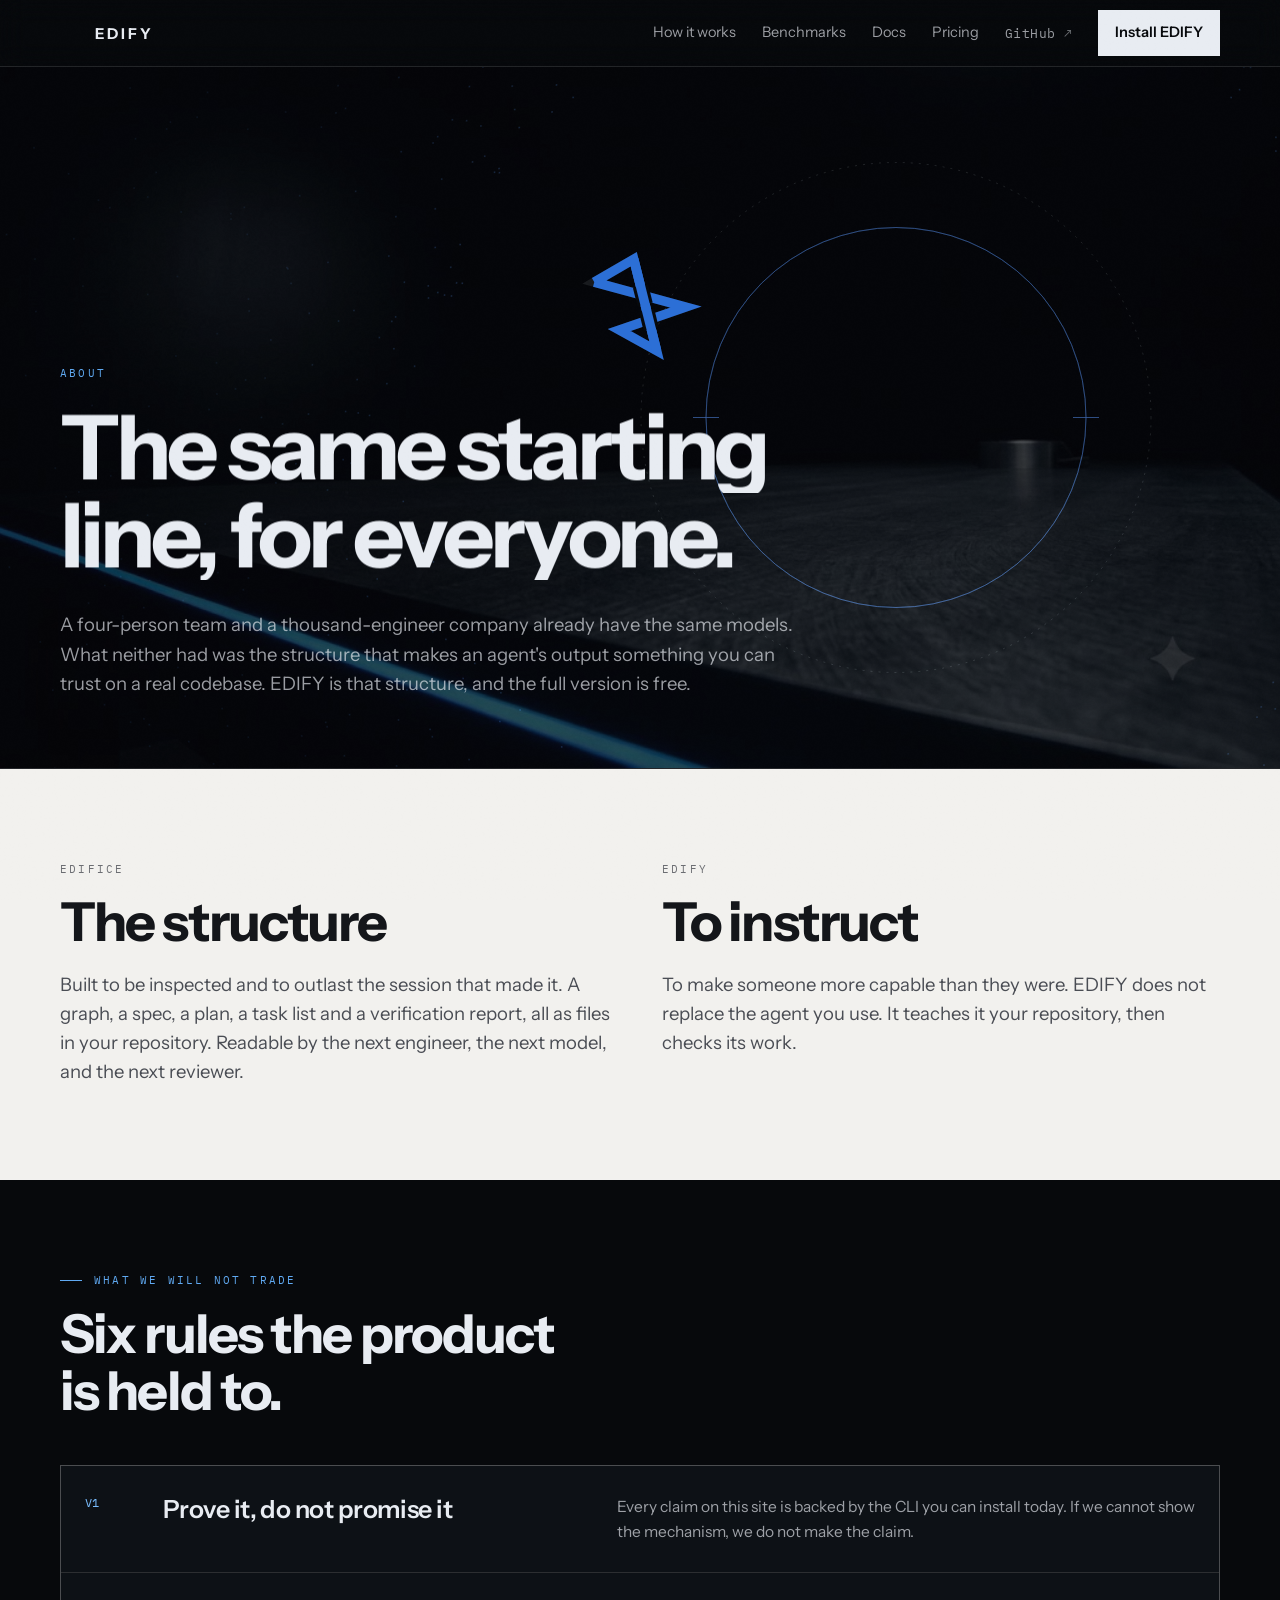
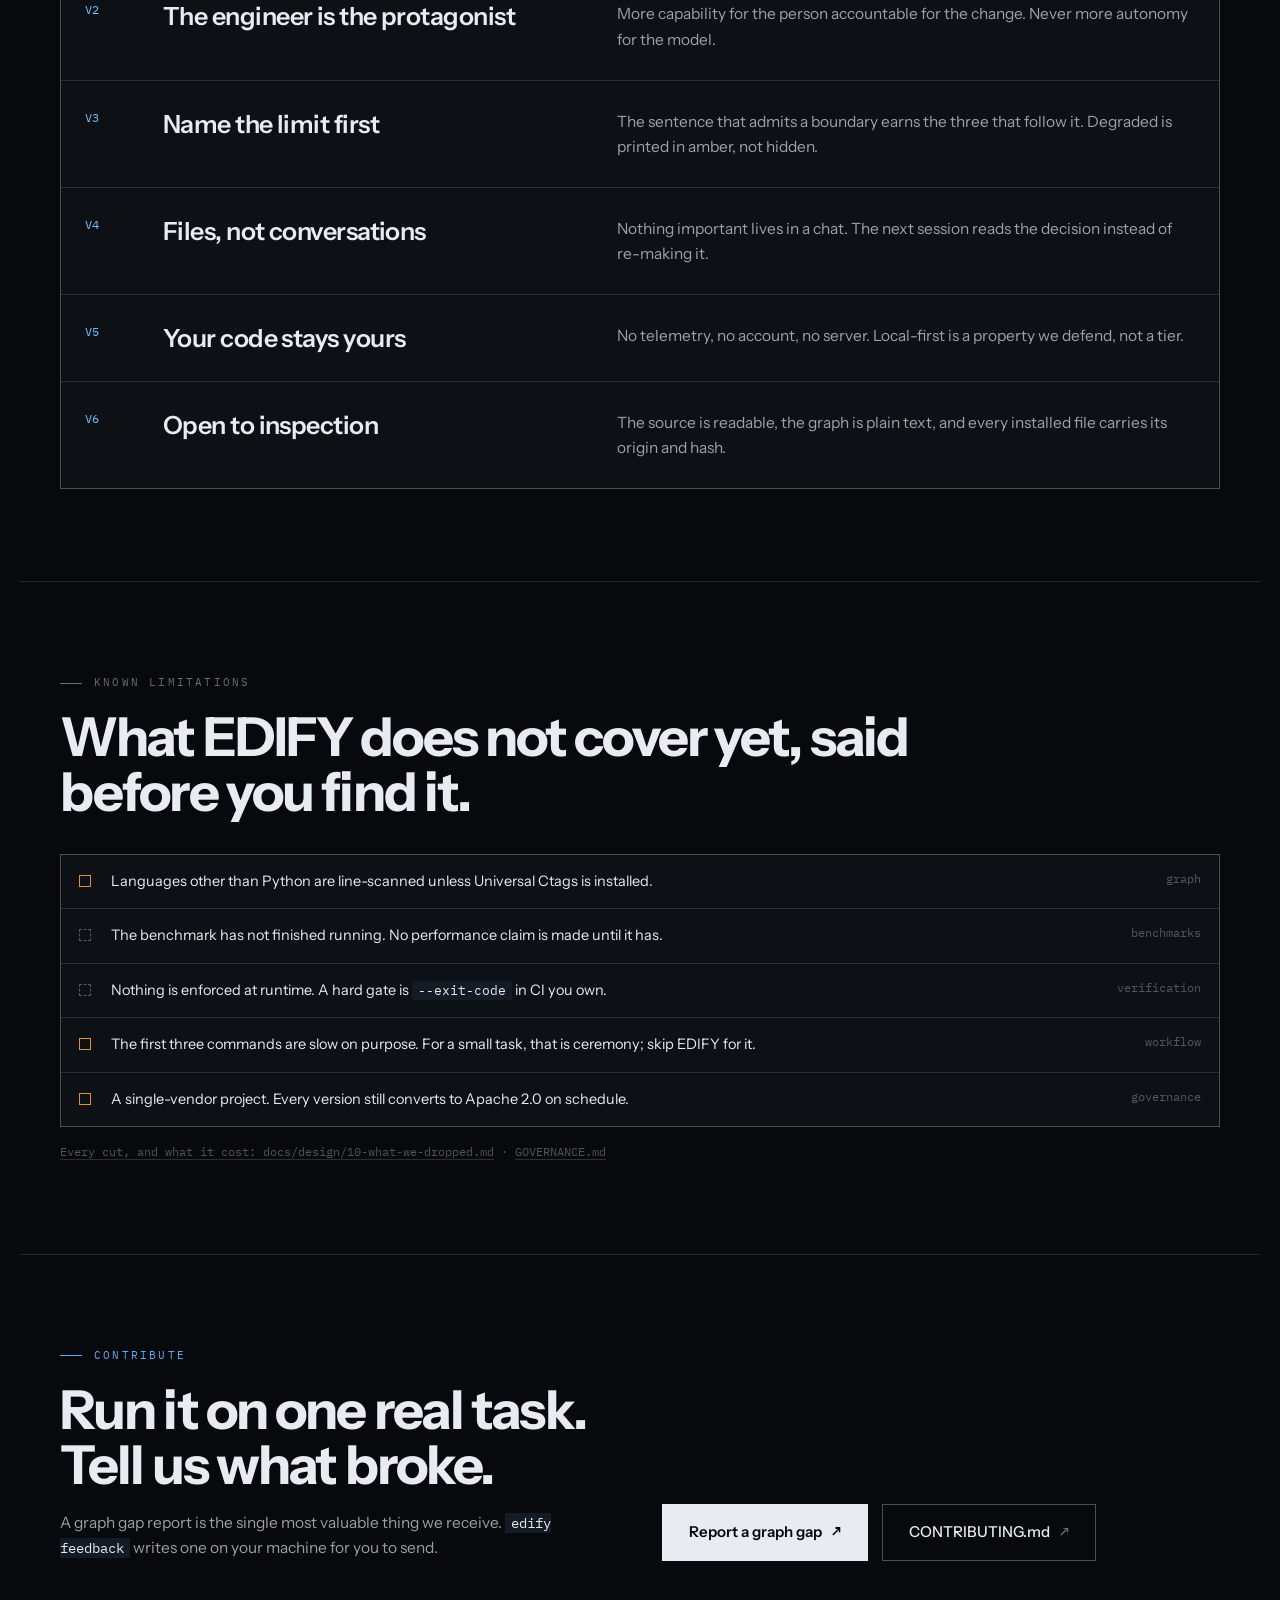
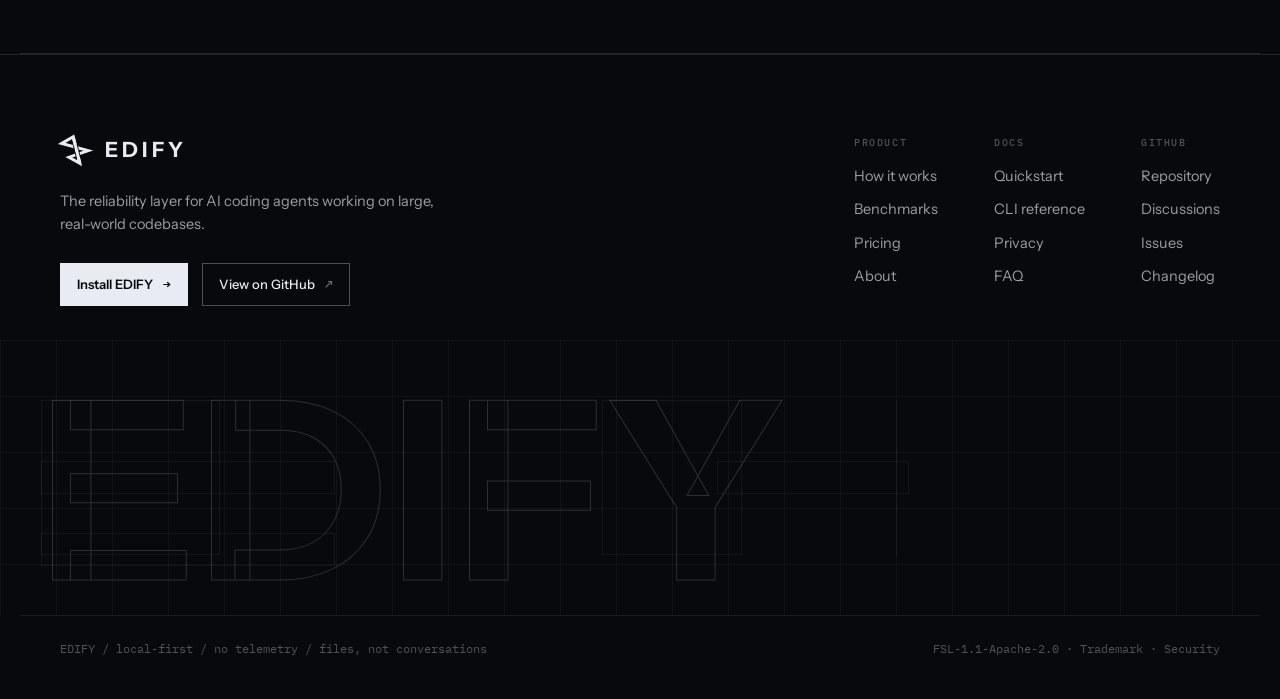
<file: site/about.html>
<!DOCTYPE html>
<html lang="en">
<head>
<meta charset="utf-8">
<meta name="viewport" content="width=device-width,initial-scale=1">
<title>About — EDIFY</title>
<meta name="description" content="Why EDIFY exists, the rules it is held to, and its known limitations, stated first.">
<meta name="theme-color" content="#07090C">
<link rel="canonical" href="https://edify-agents.github.io/super-claude-skills/about.html">
<meta property="og:type" content="website">
<meta property="og:title" content="About — EDIFY">
<meta property="og:description" content="Why EDIFY exists, the rules it is held to, and its known limitations, stated first.">
<meta property="og:url" content="https://edify-agents.github.io/super-claude-skills/about.html">
<meta property="og:image" content="https://edify-agents.github.io/super-claude-skills/assets/img/plates/P1-the-fold-hero.jpg">
<meta name="twitter:card" content="summary_large_image">
<link rel="icon" href="assets/img/favicon.svg" type="image/svg+xml">
<link rel="preconnect" href="https://fonts.googleapis.com">
<link rel="preconnect" href="https://fonts.gstatic.com" crossorigin>
<link rel="stylesheet" href="https://fonts.googleapis.com/css2?family=Instrument+Sans:wght@400;500;600;700&amp;family=IBM+Plex+Mono:wght@400;500&amp;display=swap">
<link rel="stylesheet" href="assets/css/site.css">
<script>(function(){try{if(!matchMedia('(prefers-reduced-motion:reduce)').matches&&!sessionStorage.getItem('ed:boot')){var h=document.documentElement;h.setAttribute('data-boot','');window.__edBootFallback=setTimeout(function(){h.removeAttribute('data-boot')},4000)}}catch(e){}})()</script>
<script src="assets/js/site.js" defer></script>
</head>
<body>
<div id="ed-boot" aria-hidden="true">
  <div class="boot-bg"></div>
  <div class="boot-grid" data-field-grid></div>
  <div class="boot-stack">
    <svg id="ed-boot-mark" viewBox="0 0 100 100" fill="none">
      <path d="M6 28 L44 6 L66 94 L30 74 L94 52 Z" stroke="rgba(232,236,242,0.09)" stroke-width="9" stroke-linejoin="miter" stroke-miterlimit="6"></path>
      <path d="M50.5 32 L54.9 49.4 M56.4 55.5 L60.7 72.9" stroke="#07090C" stroke-width="15"></path>
      <path d="M44 6 L66 94" stroke="rgba(232,236,242,0.09)" stroke-width="9"></path>
      <path data-boot-draw d="M6 28 L44 6 L66 94 L30 74 L94 52 Z" stroke="#2C6FD6" stroke-width="9" stroke-linejoin="miter" stroke-miterlimit="6"></path>
      <path d="M50.5 32 L54.9 49.4 M56.4 55.5 L60.7 72.9" stroke="#07090C" stroke-width="15"></path>
      <path data-boot-draw d="M44 6 L66 94" stroke="#2C6FD6" stroke-width="9"></path>
    </svg>
    <div class="boot-word">EDIFY</div>
    <div class="boot-hide">
      <div id="ed-boot-log"></div>
      <div class="boot-skip">any key to skip</div>
    </div>
  </div>
</div>
<div class="grain" data-grain aria-hidden="true"></div>
<a class="skip" href="#main">Skip to content</a>
<header class="site-header">
  <div class="wrap">
    <a class="lockup" href="./" aria-label="EDIFY home">
      <svg viewBox="0 0 100 100" fill="none" aria-hidden="true">
        <path d="M6 28 L44 6 L66 94 L30 74 L94 52 Z" stroke="#E8ECF2" stroke-width="11" stroke-linejoin="miter" stroke-miterlimit="6"></path>
        <path d="M50.5 32 L54.9 49.4 M56.4 55.5 L60.7 72.9" stroke="#07090C" stroke-width="18"></path>
        <path data-nav-spine d="M44 6 L66 94" stroke="#E8ECF2" stroke-width="11"></path>
      </svg>
      <span>EDIFY</span>
    </a>
    <nav class="nav" aria-label="Main">
      <a href="how-it-works.html">How it works</a>
      <a href="benchmarks.html">Benchmarks</a>
      <a href="docs.html">Docs</a>
      <a href="pricing.html">Pricing</a>
      <a class="gh" href="https://github.com/EDIFY-agents/super-claude-skills" target="_blank" rel="noopener">GitHub <span style="color:var(--ed-text-3)">&#8599;</span></a>
      <a class="btn btn-fill btn-sm" href="docs.html#install">Install EDIFY</a>
    </nav>
    <button class="burger" data-menu-toggle aria-label="Menu" aria-expanded="false" aria-controls="ed-menu"><span></span><span></span></button>
  </div>
</header>
<div class="menu" id="ed-menu">
  <div class="menu-top"><button data-menu-toggle aria-label="Close menu">X</button></div>
  <nav class="menu-list" aria-label="Mobile">
    <a href="./">Home</a>
    <a href="how-it-works.html">How it works</a>
    <a href="benchmarks.html">Benchmarks</a>
    <a href="docs.html">Docs</a>
    <a href="pricing.html">Pricing</a>
    <a href="about.html">About</a>
    <a href="https://github.com/EDIFY-agents/super-claude-skills" target="_blank" rel="noopener">GitHub &#8599;</a>
    <a class="cta" href="docs.html#install">Install EDIFY</a>
  </nav>
</div>
<main id="main">
<section class="page-hero tall">
  <canvas id="ed-field" data-mode="field" aria-hidden="true"></canvas>
  <img class="bg" src="assets/img/plates/P6-the-long-bench.jpg" alt="" style="opacity:0.3">
  <div class="band">
    <div class="eyebrow bare">About</div>
    <h1 class="h-display w18" data-rv="claim">
      <span class="ln"><span>The same starting</span></span>
      <span class="ln"><span>line, for everyone.</span></span>
    </h1>
    <p class="lead" data-rv="card" data-i="0" style="margin-top:30px">A four-person team and a thousand-engineer company already have the same models. What neither had was the structure that makes an agent's output something you can trust on a real codebase. EDIFY is that structure, and the full version is free.</p>
  </div>
</section>

<section class="paper">
  <div class="band split">
    <div>
      <div class="eyebrow bare">Edifice</div>
      <h2 class="h-section-sm" style="margin-top:16px">The structure</h2>
      <p class="lead" style="max-width:46ch">Built to be inspected and to outlast the session that made it. A graph, a spec, a plan, a task list and a verification report, all as files in your repository. Readable by the next engineer, the next model, and the next reviewer.</p>
    </div>
    <div>
      <div class="eyebrow bare">Edify</div>
      <h2 class="h-section-sm" style="margin-top:16px">To instruct</h2>
      <p class="lead" style="max-width:46ch">To make someone more capable than they were. EDIFY does not replace the agent you use. It teaches it your repository, then checks its work.</p>
    </div>
  </div>
</section>

<section class="band">
  <div class="eyebrow">What we will not trade</div>
  <h2 class="h-section w24" data-rv="claim">
    <span class="ln"><span>Six rules the product</span></span>
    <span class="ln"><span>is held to.</span></span>
  </h2>
  <div class="rows mt-44">
    <div class="row value" data-rv="card" data-i="0"><span class="src" style="margin:0;color:var(--ed-blue-bright)">V1</span><span style="font-size:var(--ed-size-subhead);font-weight:600;letter-spacing:var(--ed-track-subhead);line-height:1.2">Prove it, do not promise it</span><span class="small" style="font-size:var(--ed-size-body)">Every claim on this site is backed by the CLI you can install today. If we cannot show the mechanism, we do not make the claim.</span></div>
    <div class="row value" data-rv="card" data-i="1"><span class="src" style="margin:0;color:var(--ed-blue-bright)">V2</span><span style="font-size:var(--ed-size-subhead);font-weight:600;letter-spacing:var(--ed-track-subhead);line-height:1.2">The engineer is the protagonist</span><span class="small" style="font-size:var(--ed-size-body)">More capability for the person accountable for the change. Never more autonomy for the model.</span></div>
    <div class="row value" data-rv="card" data-i="2"><span class="src" style="margin:0;color:var(--ed-blue-bright)">V3</span><span style="font-size:var(--ed-size-subhead);font-weight:600;letter-spacing:var(--ed-track-subhead);line-height:1.2">Name the limit first</span><span class="small" style="font-size:var(--ed-size-body)">The sentence that admits a boundary earns the three that follow it. Degraded is printed in amber, not hidden.</span></div>
    <div class="row value" data-rv="card" data-i="3"><span class="src" style="margin:0;color:var(--ed-blue-bright)">V4</span><span style="font-size:var(--ed-size-subhead);font-weight:600;letter-spacing:var(--ed-track-subhead);line-height:1.2">Files, not conversations</span><span class="small" style="font-size:var(--ed-size-body)">Nothing important lives in a chat. The next session reads the decision instead of re-making it.</span></div>
    <div class="row value" data-rv="card" data-i="4"><span class="src" style="margin:0;color:var(--ed-blue-bright)">V5</span><span style="font-size:var(--ed-size-subhead);font-weight:600;letter-spacing:var(--ed-track-subhead);line-height:1.2">Your code stays yours</span><span class="small" style="font-size:var(--ed-size-body)">No telemetry, no account, no server. Local-first is a property we defend, not a tier.</span></div>
    <div class="row value" data-rv="card" data-i="5"><span class="src" style="margin:0;color:var(--ed-blue-bright)">V6</span><span style="font-size:var(--ed-size-subhead);font-weight:600;letter-spacing:var(--ed-track-subhead);line-height:1.2">Open to inspection</span><span class="small" style="font-size:var(--ed-size-body)">The source is readable, the graph is plain text, and every installed file carries its origin and hash.</span></div>
  </div>
</section>

<section class="band">
  <div class="eyebrow quiet">Known limitations</div>
  <h2 class="h-section-sm w26">What EDIFY does not cover yet, said before you find it.</h2>
  <div class="rows mt-34">
    <div class="row top" data-rv="card" data-i="0" data-step="tight"><i class="sq amber"></i><span class="n">Languages other than Python are line-scanned unless Universal Ctags is installed.</span><span class="s">graph</span></div>
    <div class="row top" data-rv="card" data-i="1" data-step="tight"><i class="sq off"></i><span class="n">The benchmark has not finished running. No performance claim is made until it has.</span><span class="s">benchmarks</span></div>
    <div class="row top" data-rv="card" data-i="2" data-step="tight"><i class="sq off"></i><span class="n">Nothing is enforced at runtime. A hard gate is <code class="c">--exit-code</code> in CI you own.</span><span class="s">verification</span></div>
    <div class="row top" data-rv="card" data-i="3" data-step="tight"><i class="sq amber"></i><span class="n">The first three commands are slow on purpose. For a small task, that is ceremony; skip EDIFY for it.</span><span class="s">workflow</span></div>
    <div class="row top" data-rv="card" data-i="4" data-step="tight"><i class="sq amber"></i><span class="n">A single-vendor project. Every version still converts to Apache 2.0 on schedule.</span><span class="s">governance</span></div>
  </div>
  <div class="src"><a href="https://github.com/EDIFY-agents/super-claude-skills/blob/main/docs/design/10-what-we-dropped.md" target="_blank" rel="noopener">Every cut, and what it cost: docs/design/10-what-we-dropped.md</a> · <a href="https://github.com/EDIFY-agents/super-claude-skills/blob/main/GOVERNANCE.md" target="_blank" rel="noopener">GOVERNANCE.md</a></div>
</section>

<section class="band">
  <div class="split end">
    <div>
      <div class="eyebrow">Contribute</div>
      <h2 class="h-section-sm w22">Run it on one real task. Tell us what broke.</h2>
      <p class="body">A graph gap report is the single most valuable thing we receive. <code class="c">edify feedback</code> writes one on your machine for you to send.</p>
    </div>
    <div class="btn-row">
      <a class="btn btn-fill" href="https://github.com/EDIFY-agents/super-claude-skills/issues/new?template=graph_gap.yml" target="_blank" rel="noopener">Report a graph gap <span class="m">&#8599;</span></a>
      <a class="btn btn-line" href="https://github.com/EDIFY-agents/super-claude-skills/blob/main/CONTRIBUTING.md" target="_blank" rel="noopener">CONTRIBUTING.md <span class="m">&#8599;</span></a>
    </div>
  </div>
</section>
</main>
<footer class="site-footer">
  <div class="foot-top">
    <div>
      <div class="foot-brand">
        <svg viewBox="0 0 100 100" fill="none" aria-hidden="true"><path d="M6 28 L44 6 L66 94 L30 74 L94 52 Z" stroke="#E8ECF2" stroke-width="10" stroke-linejoin="miter" stroke-miterlimit="6"></path><path d="M50.5 32 L54.9 49.4 M56.4 55.5 L60.7 72.9" stroke="#07090C" stroke-width="16"></path><path d="M44 6 L66 94" stroke="#E8ECF2" stroke-width="10"></path></svg>
        <span>EDIFY</span>
      </div>
      <p class="foot-tag">The reliability layer for AI coding agents working on large, real-world codebases.</p>
      <div class="btn-row" style="margin-top:26px">
        <a class="btn btn-fill btn-sm" href="docs.html#install">Install EDIFY <span class="m">&#8594;</span></a>
        <a class="btn btn-line btn-sm" href="https://github.com/EDIFY-agents/super-claude-skills" target="_blank" rel="noopener">View on GitHub <span class="m">&#8599;</span></a>
      </div>
    </div>
    <div class="foot-cols">
      <div><h4>Product</h4><a href="how-it-works.html">How it works</a><a href="benchmarks.html">Benchmarks</a><a href="pricing.html">Pricing</a><a href="about.html">About</a></div>
      <div><h4>Docs</h4><a href="docs.html">Quickstart</a><a href="https://github.com/EDIFY-agents/super-claude-skills/blob/main/docs/cli.md" target="_blank" rel="noopener">CLI reference</a><a href="https://github.com/EDIFY-agents/super-claude-skills/blob/main/docs/privacy.md" target="_blank" rel="noopener">Privacy</a><a href="https://github.com/EDIFY-agents/super-claude-skills/blob/main/docs/faq.md" target="_blank" rel="noopener">FAQ</a></div>
      <div><h4>GitHub</h4><a href="https://github.com/EDIFY-agents/super-claude-skills" target="_blank" rel="noopener">Repository</a><a href="https://github.com/EDIFY-agents/super-claude-skills/discussions" target="_blank" rel="noopener">Discussions</a><a href="https://github.com/EDIFY-agents/super-claude-skills/issues" target="_blank" rel="noopener">Issues</a><a href="https://github.com/EDIFY-agents/super-claude-skills/blob/main/CHANGELOG.md" target="_blank" rel="noopener">Changelog</a></div>
    </div>
  </div>
  <div class="foot-art" data-field-grid aria-hidden="true">
    <div class="boxes">
      <div style="left:3.2%;top:22%;width:14%;height:56%"></div>
      <div style="left:3.2%;top:44%;width:23%;height:12%"></div>
      <div style="left:3.2%;top:70%;width:23%;height:12%"></div>
      <div style="left:47%;top:22%;width:11%;height:56%"></div>
      <div style="left:56%;top:44%;width:15%;height:12%"></div>
      <div style="left:70%;top:22%;width:1px;height:56%;border:none;background:rgba(232,236,242,0.055)"></div>
    </div>
    <div class="foot-word" data-rv="media" data-i="0"><span>EDIFY</span></div>
  </div>
  <div class="foot-line"><span>EDIFY / local-first / no telemetry / files, not conversations</span><span><a href="https://github.com/EDIFY-agents/super-claude-skills/blob/main/LICENSE" target="_blank" rel="noopener">FSL-1.1-Apache-2.0</a> · <a href="https://github.com/EDIFY-agents/super-claude-skills/blob/main/TRADEMARK.md" target="_blank" rel="noopener">Trademark</a> · <a href="https://github.com/EDIFY-agents/super-claude-skills/blob/main/SECURITY.md" target="_blank" rel="noopener">Security</a></span></div>
</footer>
</body>
</html>
</file>
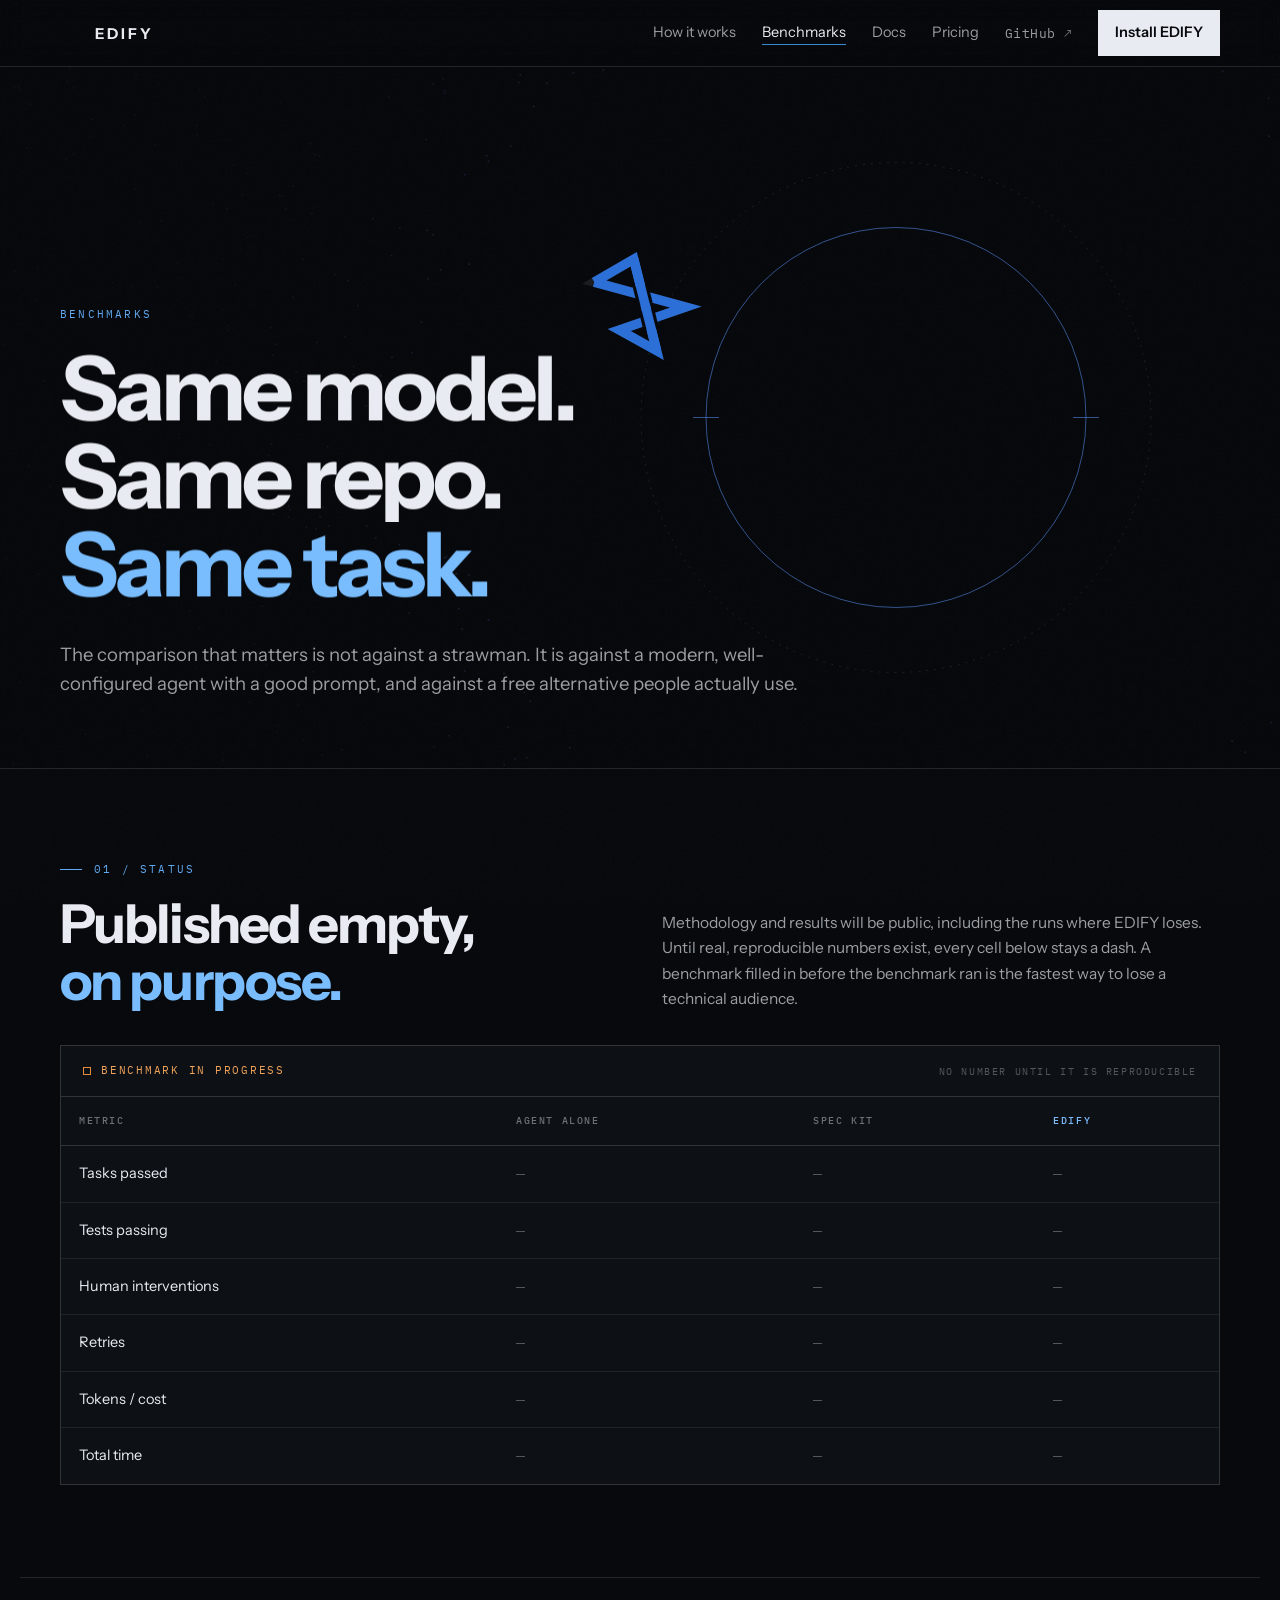
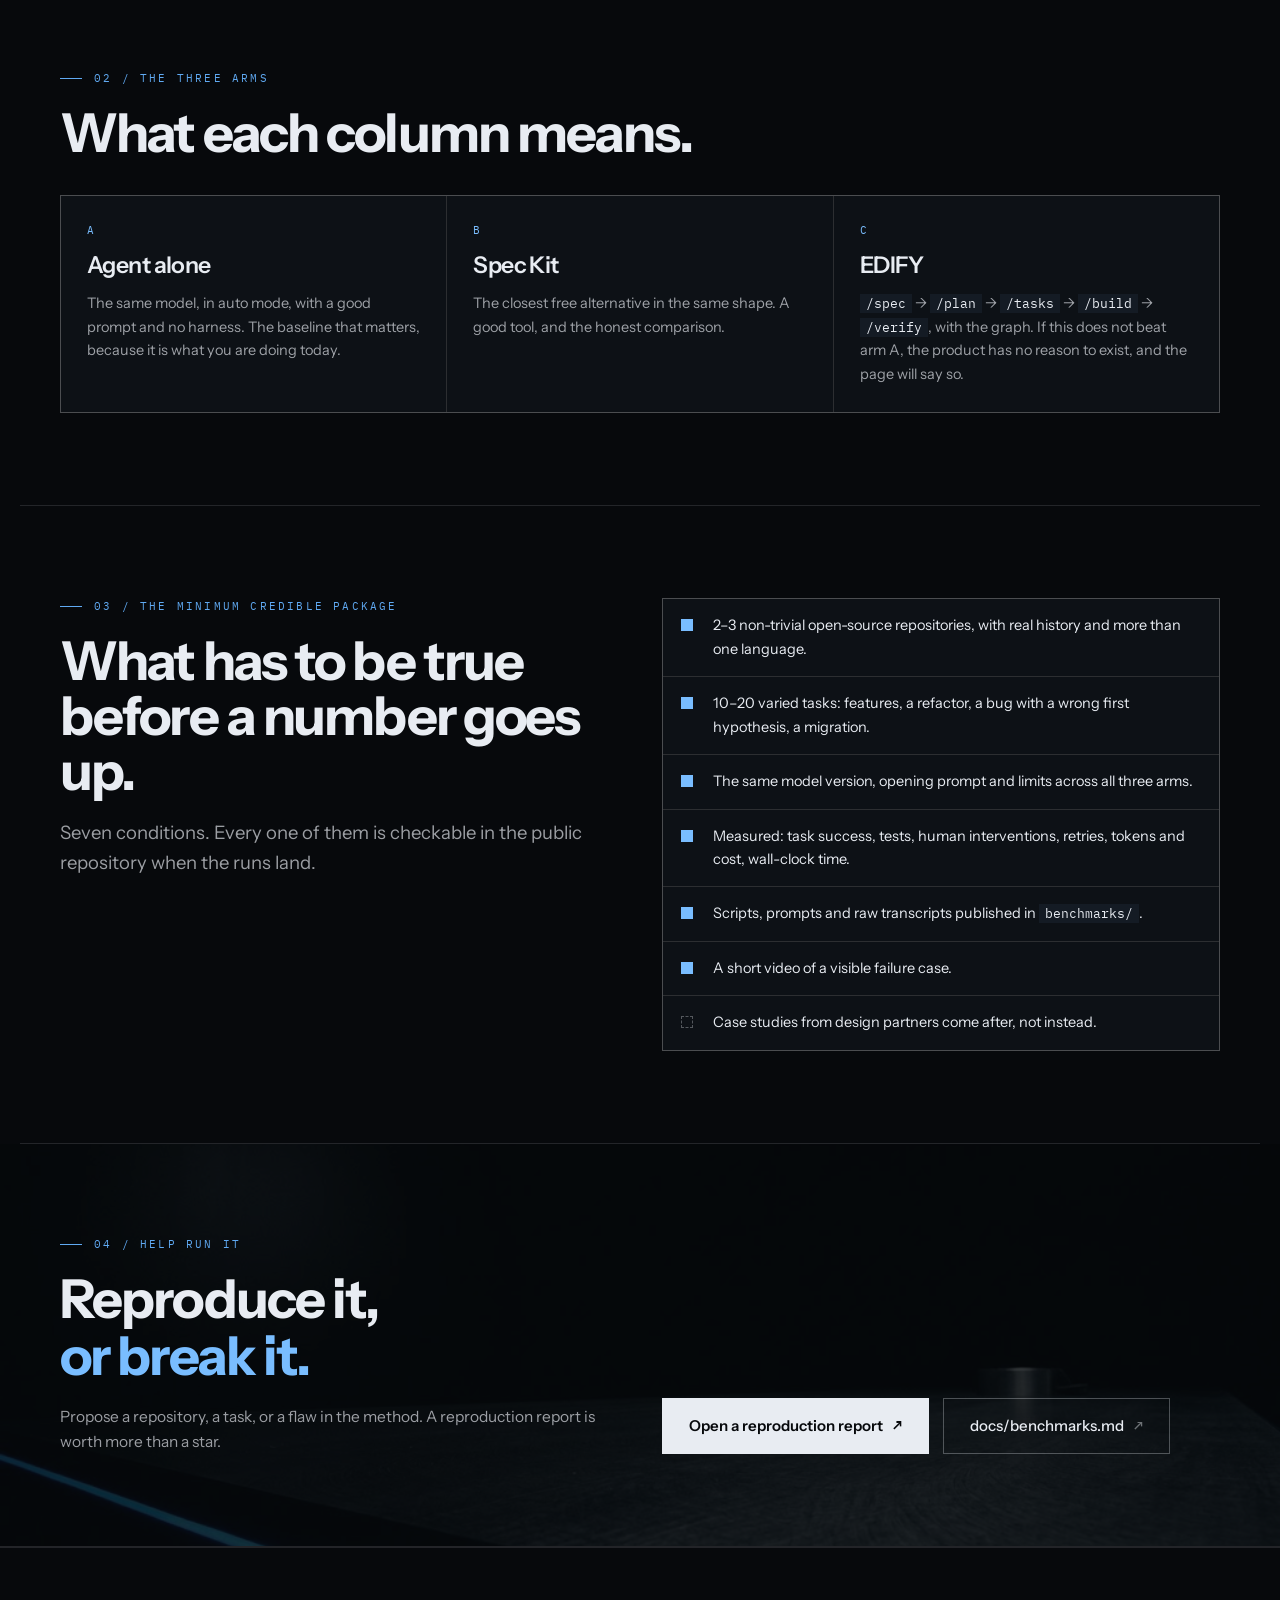
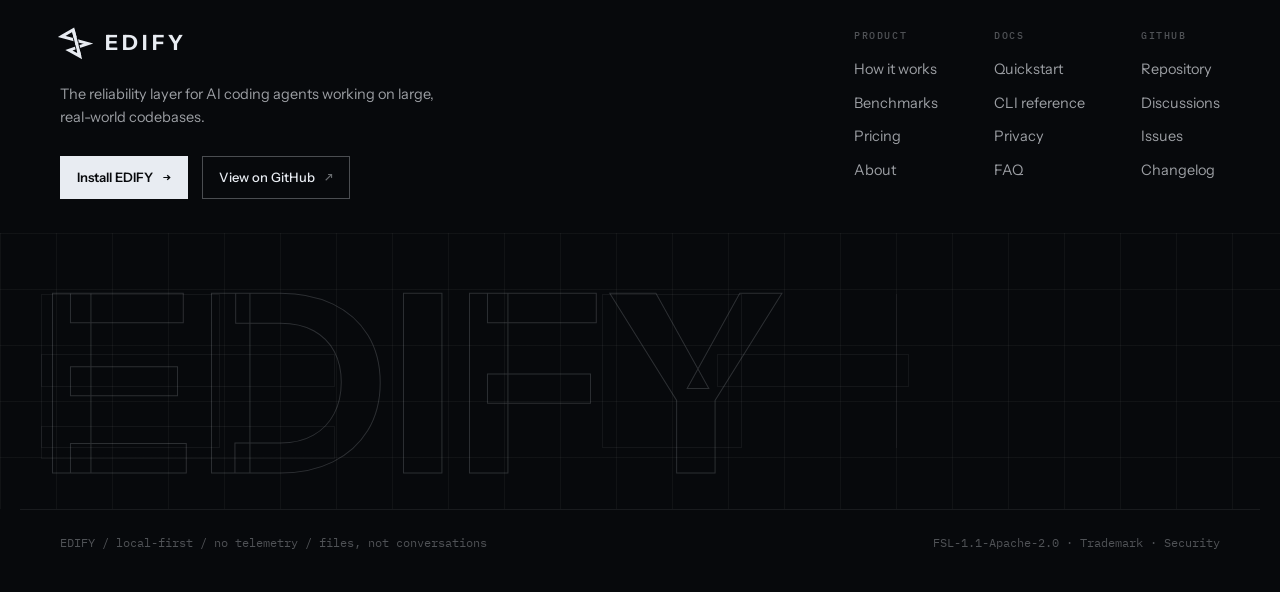
<file: site/benchmarks.html>
<!DOCTYPE html>
<html lang="en">
<head>
<meta charset="utf-8">
<meta name="viewport" content="width=device-width,initial-scale=1">
<title>Benchmarks — EDIFY</title>
<meta name="description" content="Same model, same repo, same task: agent alone vs Spec Kit vs EDIFY. Methodology and results will be public, including the runs where EDIFY loses.">
<meta name="theme-color" content="#07090C">
<link rel="canonical" href="https://edify-agents.github.io/super-claude-skills/benchmarks.html">
<meta property="og:type" content="website">
<meta property="og:title" content="Benchmarks — EDIFY">
<meta property="og:description" content="Same model, same repo, same task: agent alone vs Spec Kit vs EDIFY. Methodology and results will be public, including the runs where EDIFY loses.">
<meta property="og:url" content="https://edify-agents.github.io/super-claude-skills/benchmarks.html">
<meta property="og:image" content="https://edify-agents.github.io/super-claude-skills/assets/img/plates/P1-the-fold-hero.jpg">
<meta name="twitter:card" content="summary_large_image">
<link rel="icon" href="assets/img/favicon.svg" type="image/svg+xml">
<link rel="preconnect" href="https://fonts.googleapis.com">
<link rel="preconnect" href="https://fonts.gstatic.com" crossorigin>
<link rel="stylesheet" href="https://fonts.googleapis.com/css2?family=Instrument+Sans:wght@400;500;600;700&amp;family=IBM+Plex+Mono:wght@400;500&amp;display=swap">
<link rel="stylesheet" href="assets/css/site.css">
<script>(function(){try{if(!matchMedia('(prefers-reduced-motion:reduce)').matches&&!sessionStorage.getItem('ed:boot')){var h=document.documentElement;h.setAttribute('data-boot','');window.__edBootFallback=setTimeout(function(){h.removeAttribute('data-boot')},4000)}}catch(e){}})()</script>
<script src="assets/js/site.js" defer></script>
</head>
<body>
<div id="ed-boot" aria-hidden="true">
  <div class="boot-bg"></div>
  <div class="boot-grid" data-field-grid></div>
  <div class="boot-stack">
    <svg id="ed-boot-mark" viewBox="0 0 100 100" fill="none">
      <path d="M6 28 L44 6 L66 94 L30 74 L94 52 Z" stroke="rgba(232,236,242,0.09)" stroke-width="9" stroke-linejoin="miter" stroke-miterlimit="6"></path>
      <path d="M50.5 32 L54.9 49.4 M56.4 55.5 L60.7 72.9" stroke="#07090C" stroke-width="15"></path>
      <path d="M44 6 L66 94" stroke="rgba(232,236,242,0.09)" stroke-width="9"></path>
      <path data-boot-draw d="M6 28 L44 6 L66 94 L30 74 L94 52 Z" stroke="#2C6FD6" stroke-width="9" stroke-linejoin="miter" stroke-miterlimit="6"></path>
      <path d="M50.5 32 L54.9 49.4 M56.4 55.5 L60.7 72.9" stroke="#07090C" stroke-width="15"></path>
      <path data-boot-draw d="M44 6 L66 94" stroke="#2C6FD6" stroke-width="9"></path>
    </svg>
    <div class="boot-word">EDIFY</div>
    <div class="boot-hide">
      <div id="ed-boot-log"></div>
      <div class="boot-skip">any key to skip</div>
    </div>
  </div>
</div>
<div class="grain" data-grain aria-hidden="true"></div>
<a class="skip" href="#main">Skip to content</a>
<header class="site-header">
  <div class="wrap">
    <a class="lockup" href="./" aria-label="EDIFY home">
      <svg viewBox="0 0 100 100" fill="none" aria-hidden="true">
        <path d="M6 28 L44 6 L66 94 L30 74 L94 52 Z" stroke="#E8ECF2" stroke-width="11" stroke-linejoin="miter" stroke-miterlimit="6"></path>
        <path d="M50.5 32 L54.9 49.4 M56.4 55.5 L60.7 72.9" stroke="#07090C" stroke-width="18"></path>
        <path data-nav-spine d="M44 6 L66 94" stroke="#E8ECF2" stroke-width="11"></path>
      </svg>
      <span>EDIFY</span>
    </a>
    <nav class="nav" aria-label="Main">
      <a href="how-it-works.html">How it works</a>
      <a href="benchmarks.html" aria-current="page">Benchmarks</a>
      <a href="docs.html">Docs</a>
      <a href="pricing.html">Pricing</a>
      <a class="gh" href="https://github.com/EDIFY-agents/super-claude-skills" target="_blank" rel="noopener">GitHub <span style="color:var(--ed-text-3)">&#8599;</span></a>
      <a class="btn btn-fill btn-sm" href="docs.html#install">Install EDIFY</a>
    </nav>
    <button class="burger" data-menu-toggle aria-label="Menu" aria-expanded="false" aria-controls="ed-menu"><span></span><span></span></button>
  </div>
</header>
<div class="menu" id="ed-menu">
  <div class="menu-top"><button data-menu-toggle aria-label="Close menu">X</button></div>
  <nav class="menu-list" aria-label="Mobile">
    <a href="./">Home</a>
    <a href="how-it-works.html">How it works</a>
    <a href="benchmarks.html">Benchmarks</a>
    <a href="docs.html">Docs</a>
    <a href="pricing.html">Pricing</a>
    <a href="about.html">About</a>
    <a href="https://github.com/EDIFY-agents/super-claude-skills" target="_blank" rel="noopener">GitHub &#8599;</a>
    <a class="cta" href="docs.html#install">Install EDIFY</a>
  </nav>
</div>
<main id="main">
<section class="page-hero tall">
  <canvas id="ed-field" data-mode="field" aria-hidden="true"></canvas>
  <div class="band">
    <div class="eyebrow bare">Benchmarks</div>
    <h1 class="h-display w18" data-rv="claim">
      <span class="ln"><span>Same model.</span></span>
      <span class="ln"><span>Same repo.</span></span>
      <span class="ln"><span class="blue">Same task.</span></span>
    </h1>
    <p class="lead" data-rv="card" data-i="0" style="margin-top:30px">The comparison that matters is not against a strawman. It is against a modern, well-configured agent with a good prompt, and against a free alternative people actually use.</p>
  </div>
</section>

<section class="band">
  <div class="split end">
    <div>
      <div class="eyebrow">01 / Status</div>
      <h2 class="h-section-sm w22" data-rv="claim"><span class="ln"><span>Published empty,</span></span><span class="ln"><span class="blue">on purpose.</span></span></h2>
    </div>
    <p class="body" data-rv="card" data-i="0">Methodology and results will be public, including the runs where EDIFY loses. Until real, reproducible numbers exist, every cell below stays a dash. A benchmark filled in before the benchmark ran is the fastest way to lose a technical audience.</p>
  </div>
  <div class="panel mt-34" data-rv="card" data-i="1">
    <div class="panel-head"><span class="status"><i></i>Benchmark in progress</span><span class="label" style="color:var(--ed-text-4)">no number until it is reproducible</span></div>
    <div class="bench-wrap">
      <table class="bench">
        <thead><tr><th scope="col">Metric</th><th scope="col">Agent alone</th><th scope="col">Spec Kit</th><th scope="col" class="us">EDIFY</th></tr></thead>
        <tbody>
          <tr><td>Tasks passed</td><td class="d">—</td><td class="d">—</td><td class="d">—</td></tr>
          <tr><td>Tests passing</td><td class="d">—</td><td class="d">—</td><td class="d">—</td></tr>
          <tr><td>Human interventions</td><td class="d">—</td><td class="d">—</td><td class="d">—</td></tr>
          <tr><td>Retries</td><td class="d">—</td><td class="d">—</td><td class="d">—</td></tr>
          <tr><td>Tokens / cost</td><td class="d">—</td><td class="d">—</td><td class="d">—</td></tr>
          <tr><td>Total time</td><td class="d">—</td><td class="d">—</td><td class="d">—</td></tr>
        </tbody>
      </table>
    </div>
  </div>
</section>

<section class="band">
  <div class="eyebrow">02 / The three arms</div>
  <h2 class="h-section-sm w24">What each column means.</h2>
  <div class="g3 cells mt-34" style="gap:1px">
    <div class="cell" data-rv="card" data-i="0"><span class="id">A</span><span class="t">Agent alone</span><span class="b">The same model, in auto mode, with a good prompt and no harness. The baseline that matters, because it is what you are doing today.</span></div>
    <div class="cell" data-rv="card" data-i="1"><span class="id">B</span><span class="t">Spec Kit</span><span class="b">The closest free alternative in the same shape. A good tool, and the honest comparison.</span></div>
    <div class="cell" data-rv="card" data-i="2"><span class="id">C</span><span class="t">EDIFY</span><span class="b"><code class="c">/spec</code> &#8594; <code class="c">/plan</code> &#8594; <code class="c">/tasks</code> &#8594; <code class="c">/build</code> &#8594; <code class="c">/verify</code>, with the graph. If this does not beat arm A, the product has no reason to exist, and the page will say so.</span></div>
  </div>
</section>

<section class="band">
  <div class="split">
    <div>
      <div class="eyebrow">03 / The minimum credible package</div>
      <h2 class="h-section-sm w22">What has to be true before a number goes up.</h2>
      <p class="lead">Seven conditions. Every one of them is checkable in the public repository when the runs land.</p>
    </div>
    <div class="rows">
      <div class="row two top" data-rv="card" data-i="0" data-step="tight"><i class="sq"></i><span class="n">2–3 non-trivial open-source repositories, with real history and more than one language.</span></div>
      <div class="row two top" data-rv="card" data-i="1" data-step="tight"><i class="sq"></i><span class="n">10–20 varied tasks: features, a refactor, a bug with a wrong first hypothesis, a migration.</span></div>
      <div class="row two top" data-rv="card" data-i="2" data-step="tight"><i class="sq"></i><span class="n">The same model version, opening prompt and limits across all three arms.</span></div>
      <div class="row two top" data-rv="card" data-i="3" data-step="tight"><i class="sq"></i><span class="n">Measured: task success, tests, human interventions, retries, tokens and cost, wall-clock time.</span></div>
      <div class="row two top" data-rv="card" data-i="4" data-step="tight"><i class="sq"></i><span class="n">Scripts, prompts and raw transcripts published in <code class="c">benchmarks/</code>.</span></div>
      <div class="row two top" data-rv="card" data-i="5" data-step="tight"><i class="sq"></i><span class="n">A short video of a visible failure case.</span></div>
      <div class="row two top" data-rv="card" data-i="6" data-step="tight"><i class="sq off"></i><span class="n">Case studies from design partners come after, not instead.</span></div>
    </div>
  </div>
</section>

<section class="cta-band">
  <img src="assets/img/plates/P6-the-long-bench.jpg" alt="" loading="lazy">
  <div class="band split end">
    <div>
      <div class="eyebrow">04 / Help run it</div>
      <h2 class="h-section-sm w22" data-rv="claim"><span class="ln"><span>Reproduce it,</span></span><span class="ln"><span class="blue">or break it.</span></span></h2>
      <p class="body">Propose a repository, a task, or a flaw in the method. A reproduction report is worth more than a star.</p>
    </div>
    <div class="btn-row">
      <a class="btn btn-fill" href="https://github.com/EDIFY-agents/super-claude-skills/issues/new?template=benchmark_reproduction.yml" target="_blank" rel="noopener">Open a reproduction report <span class="m">&#8599;</span></a>
      <a class="btn btn-line" href="https://github.com/EDIFY-agents/super-claude-skills/blob/main/docs/benchmarks.md" target="_blank" rel="noopener">docs/benchmarks.md <span class="m">&#8599;</span></a>
    </div>
  </div>
</section>
</main>
<footer class="site-footer">
  <div class="foot-top">
    <div>
      <div class="foot-brand">
        <svg viewBox="0 0 100 100" fill="none" aria-hidden="true"><path d="M6 28 L44 6 L66 94 L30 74 L94 52 Z" stroke="#E8ECF2" stroke-width="10" stroke-linejoin="miter" stroke-miterlimit="6"></path><path d="M50.5 32 L54.9 49.4 M56.4 55.5 L60.7 72.9" stroke="#07090C" stroke-width="16"></path><path d="M44 6 L66 94" stroke="#E8ECF2" stroke-width="10"></path></svg>
        <span>EDIFY</span>
      </div>
      <p class="foot-tag">The reliability layer for AI coding agents working on large, real-world codebases.</p>
      <div class="btn-row" style="margin-top:26px">
        <a class="btn btn-fill btn-sm" href="docs.html#install">Install EDIFY <span class="m">&#8594;</span></a>
        <a class="btn btn-line btn-sm" href="https://github.com/EDIFY-agents/super-claude-skills" target="_blank" rel="noopener">View on GitHub <span class="m">&#8599;</span></a>
      </div>
    </div>
    <div class="foot-cols">
      <div><h4>Product</h4><a href="how-it-works.html">How it works</a><a href="benchmarks.html">Benchmarks</a><a href="pricing.html">Pricing</a><a href="about.html">About</a></div>
      <div><h4>Docs</h4><a href="docs.html">Quickstart</a><a href="https://github.com/EDIFY-agents/super-claude-skills/blob/main/docs/cli.md" target="_blank" rel="noopener">CLI reference</a><a href="https://github.com/EDIFY-agents/super-claude-skills/blob/main/docs/privacy.md" target="_blank" rel="noopener">Privacy</a><a href="https://github.com/EDIFY-agents/super-claude-skills/blob/main/docs/faq.md" target="_blank" rel="noopener">FAQ</a></div>
      <div><h4>GitHub</h4><a href="https://github.com/EDIFY-agents/super-claude-skills" target="_blank" rel="noopener">Repository</a><a href="https://github.com/EDIFY-agents/super-claude-skills/discussions" target="_blank" rel="noopener">Discussions</a><a href="https://github.com/EDIFY-agents/super-claude-skills/issues" target="_blank" rel="noopener">Issues</a><a href="https://github.com/EDIFY-agents/super-claude-skills/blob/main/CHANGELOG.md" target="_blank" rel="noopener">Changelog</a></div>
    </div>
  </div>
  <div class="foot-art" data-field-grid aria-hidden="true">
    <div class="boxes">
      <div style="left:3.2%;top:22%;width:14%;height:56%"></div>
      <div style="left:3.2%;top:44%;width:23%;height:12%"></div>
      <div style="left:3.2%;top:70%;width:23%;height:12%"></div>
      <div style="left:47%;top:22%;width:11%;height:56%"></div>
      <div style="left:56%;top:44%;width:15%;height:12%"></div>
      <div style="left:70%;top:22%;width:1px;height:56%;border:none;background:rgba(232,236,242,0.055)"></div>
    </div>
    <div class="foot-word" data-rv="media" data-i="0"><span>EDIFY</span></div>
  </div>
  <div class="foot-line"><span>EDIFY / local-first / no telemetry / files, not conversations</span><span><a href="https://github.com/EDIFY-agents/super-claude-skills/blob/main/LICENSE" target="_blank" rel="noopener">FSL-1.1-Apache-2.0</a> · <a href="https://github.com/EDIFY-agents/super-claude-skills/blob/main/TRADEMARK.md" target="_blank" rel="noopener">Trademark</a> · <a href="https://github.com/EDIFY-agents/super-claude-skills/blob/main/SECURITY.md" target="_blank" rel="noopener">Security</a></span></div>
</footer>
</body>
</html>
</file>
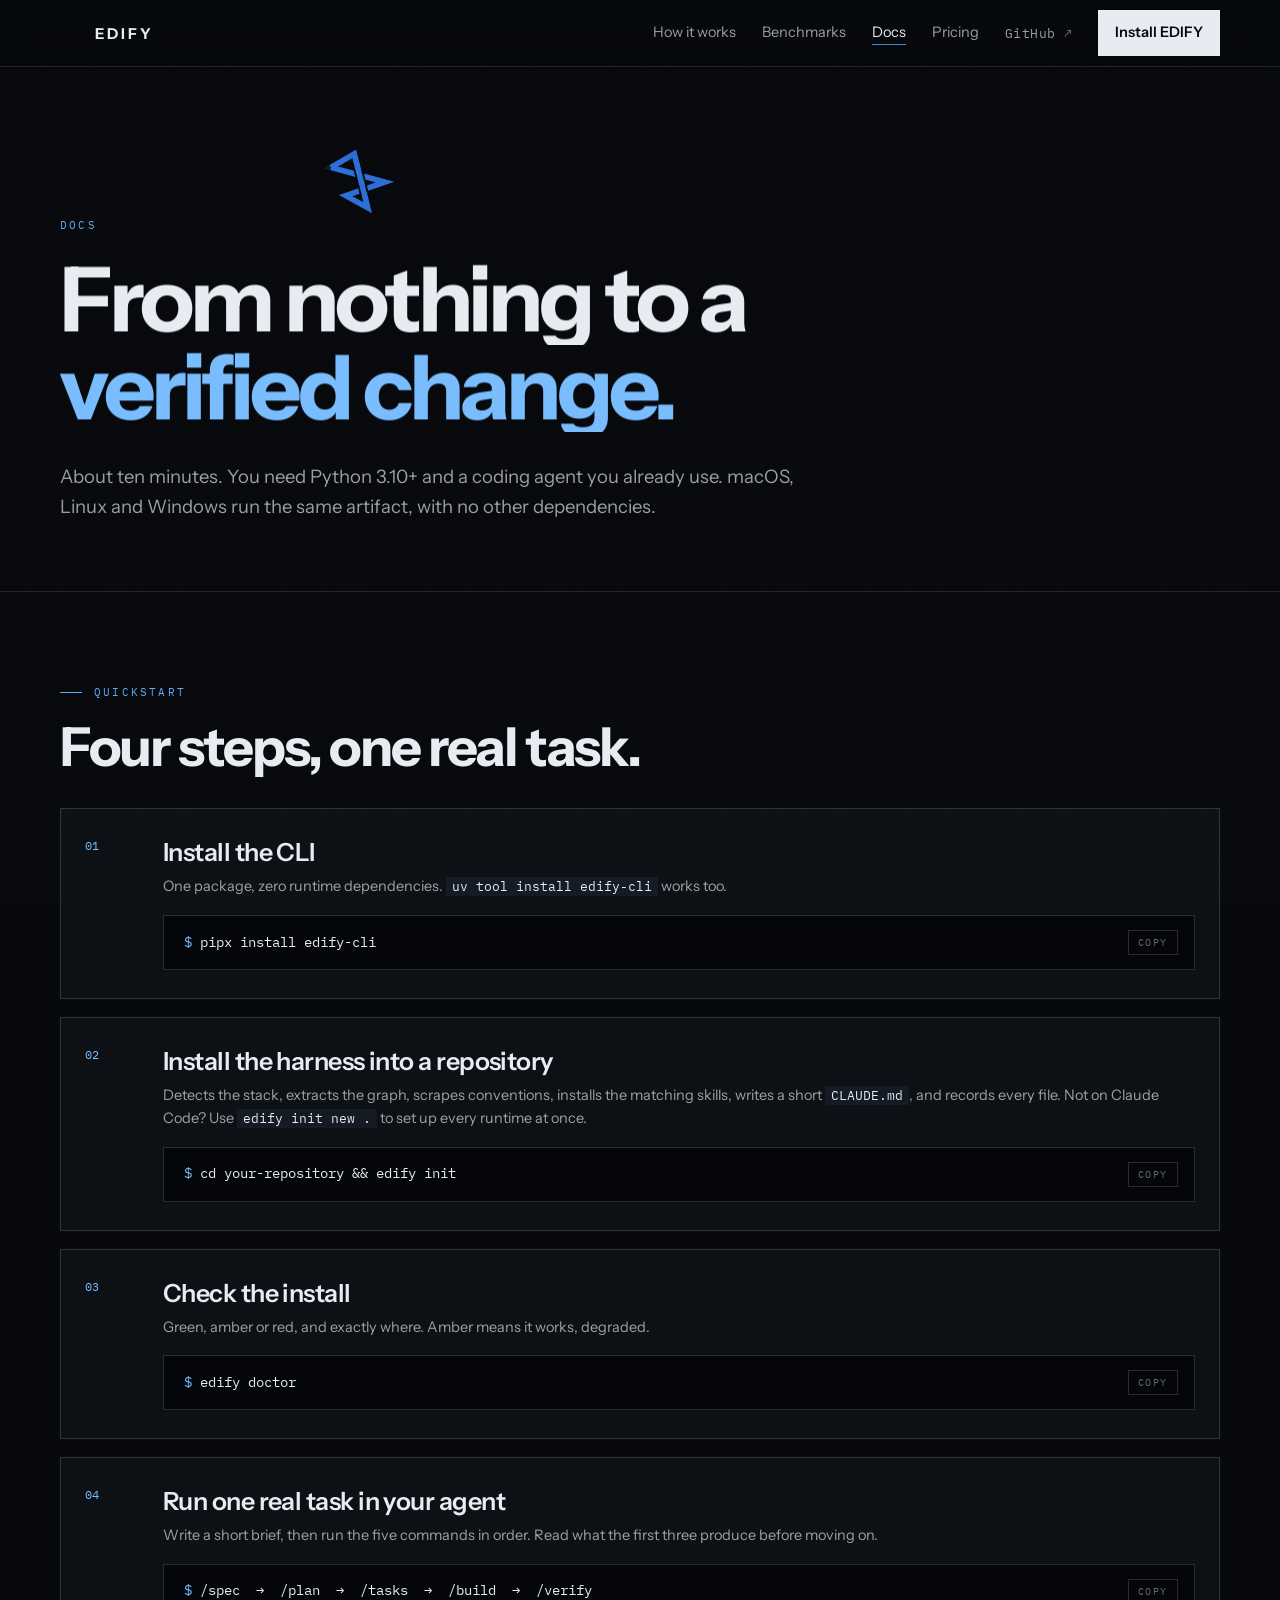
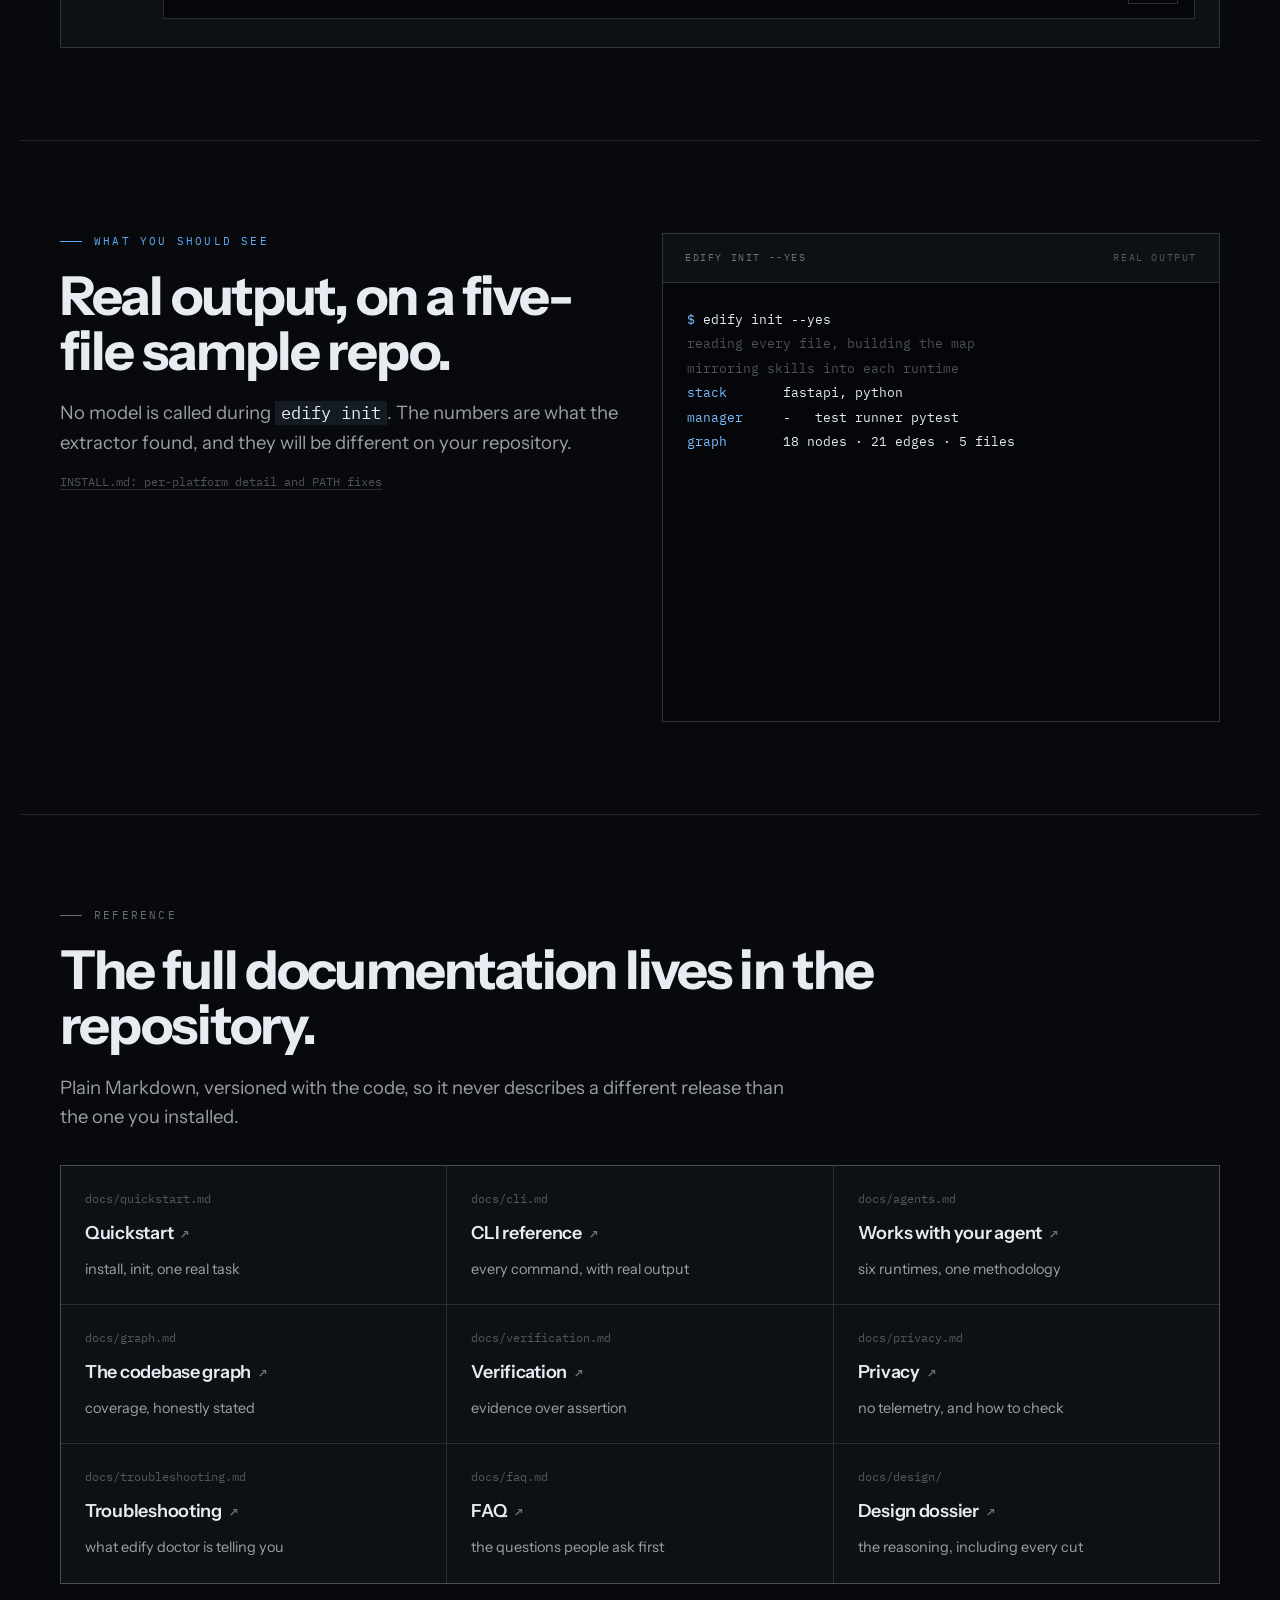
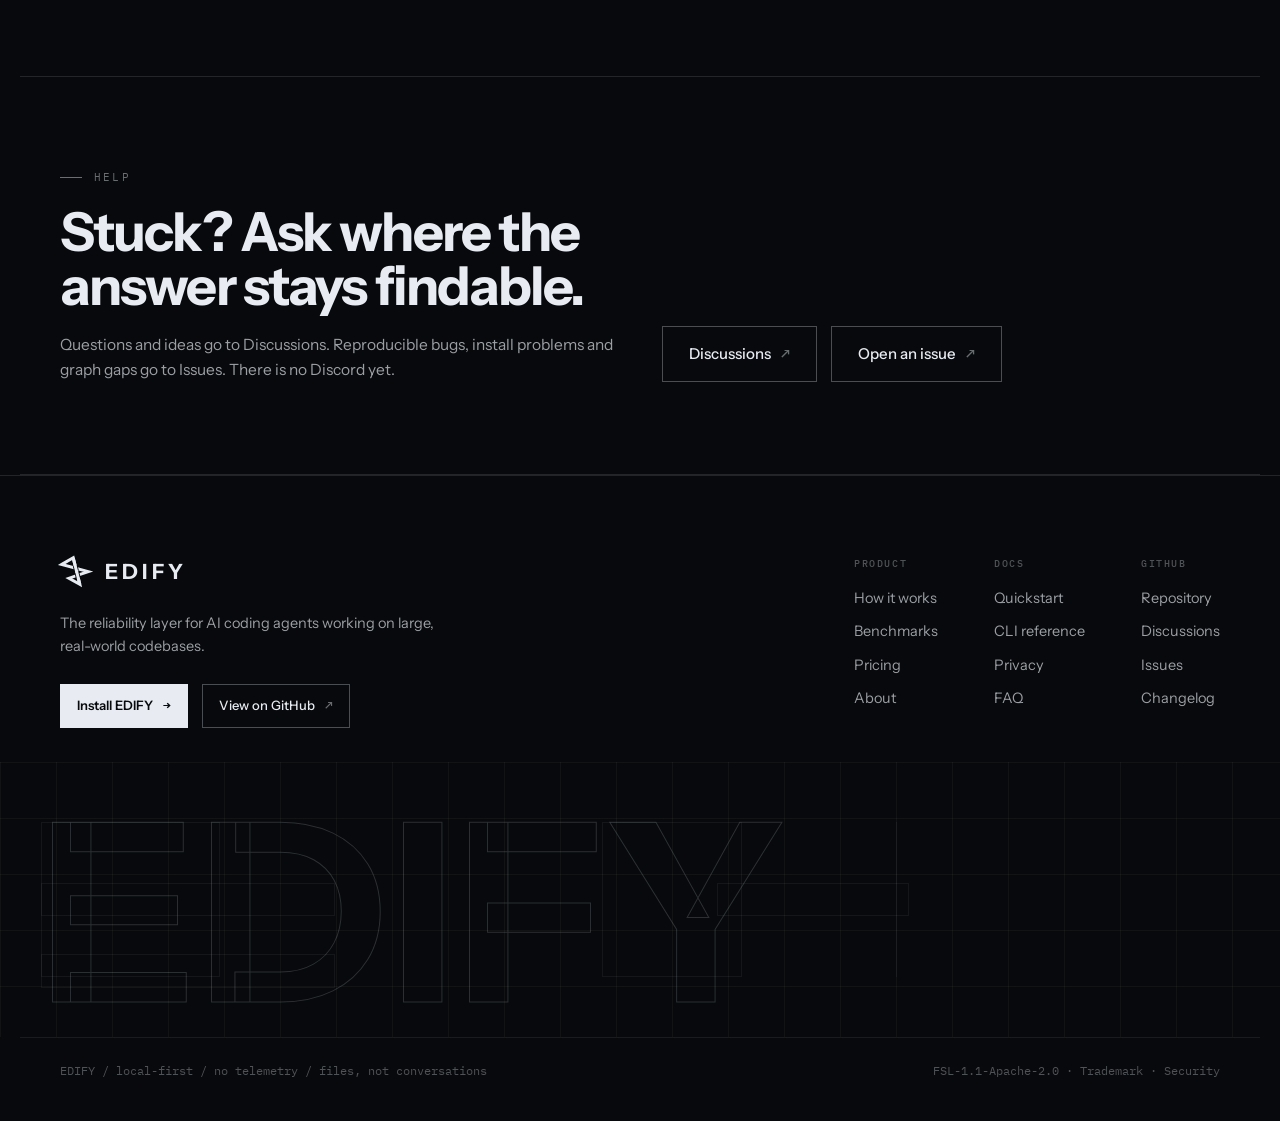
<file: site/docs.html>
<!DOCTYPE html>
<html lang="en">
<head>
<meta charset="utf-8">
<meta name="viewport" content="width=device-width,initial-scale=1">
<title>Docs — EDIFY</title>
<meta name="description" content="Install EDIFY and run one real task in about ten minutes. Quickstart, CLI reference, agent compatibility, the graph, verification and privacy.">
<meta name="theme-color" content="#07090C">
<link rel="canonical" href="https://edify-agents.github.io/super-claude-skills/docs.html">
<meta property="og:type" content="website">
<meta property="og:title" content="Docs — EDIFY">
<meta property="og:description" content="Install EDIFY and run one real task in about ten minutes. Quickstart, CLI reference, agent compatibility, the graph, verification and privacy.">
<meta property="og:url" content="https://edify-agents.github.io/super-claude-skills/docs.html">
<meta property="og:image" content="https://edify-agents.github.io/super-claude-skills/assets/img/plates/P1-the-fold-hero.jpg">
<meta name="twitter:card" content="summary_large_image">
<link rel="icon" href="assets/img/favicon.svg" type="image/svg+xml">
<link rel="preconnect" href="https://fonts.googleapis.com">
<link rel="preconnect" href="https://fonts.gstatic.com" crossorigin>
<link rel="stylesheet" href="https://fonts.googleapis.com/css2?family=Instrument+Sans:wght@400;500;600;700&amp;family=IBM+Plex+Mono:wght@400;500&amp;display=swap">
<link rel="stylesheet" href="assets/css/site.css">
<script>(function(){try{if(!matchMedia('(prefers-reduced-motion:reduce)').matches&&!sessionStorage.getItem('ed:boot')){var h=document.documentElement;h.setAttribute('data-boot','');window.__edBootFallback=setTimeout(function(){h.removeAttribute('data-boot')},4000)}}catch(e){}})()</script>
<script src="assets/js/site.js" defer></script>
</head>
<body>
<div id="ed-boot" aria-hidden="true">
  <div class="boot-bg"></div>
  <div class="boot-grid" data-field-grid></div>
  <div class="boot-stack">
    <svg id="ed-boot-mark" viewBox="0 0 100 100" fill="none">
      <path d="M6 28 L44 6 L66 94 L30 74 L94 52 Z" stroke="rgba(232,236,242,0.09)" stroke-width="9" stroke-linejoin="miter" stroke-miterlimit="6"></path>
      <path d="M50.5 32 L54.9 49.4 M56.4 55.5 L60.7 72.9" stroke="#07090C" stroke-width="15"></path>
      <path d="M44 6 L66 94" stroke="rgba(232,236,242,0.09)" stroke-width="9"></path>
      <path data-boot-draw d="M6 28 L44 6 L66 94 L30 74 L94 52 Z" stroke="#2C6FD6" stroke-width="9" stroke-linejoin="miter" stroke-miterlimit="6"></path>
      <path d="M50.5 32 L54.9 49.4 M56.4 55.5 L60.7 72.9" stroke="#07090C" stroke-width="15"></path>
      <path data-boot-draw d="M44 6 L66 94" stroke="#2C6FD6" stroke-width="9"></path>
    </svg>
    <div class="boot-word">EDIFY</div>
    <div class="boot-hide">
      <div id="ed-boot-log"></div>
      <div class="boot-skip">any key to skip</div>
    </div>
  </div>
</div>
<div class="grain" data-grain aria-hidden="true"></div>
<a class="skip" href="#main">Skip to content</a>
<header class="site-header">
  <div class="wrap">
    <a class="lockup" href="./" aria-label="EDIFY home">
      <svg viewBox="0 0 100 100" fill="none" aria-hidden="true">
        <path d="M6 28 L44 6 L66 94 L30 74 L94 52 Z" stroke="#E8ECF2" stroke-width="11" stroke-linejoin="miter" stroke-miterlimit="6"></path>
        <path d="M50.5 32 L54.9 49.4 M56.4 55.5 L60.7 72.9" stroke="#07090C" stroke-width="18"></path>
        <path data-nav-spine d="M44 6 L66 94" stroke="#E8ECF2" stroke-width="11"></path>
      </svg>
      <span>EDIFY</span>
    </a>
    <nav class="nav" aria-label="Main">
      <a href="how-it-works.html">How it works</a>
      <a href="benchmarks.html">Benchmarks</a>
      <a href="docs.html" aria-current="page">Docs</a>
      <a href="pricing.html">Pricing</a>
      <a class="gh" href="https://github.com/EDIFY-agents/super-claude-skills" target="_blank" rel="noopener">GitHub <span style="color:var(--ed-text-3)">&#8599;</span></a>
      <a class="btn btn-fill btn-sm" href="docs.html#install">Install EDIFY</a>
    </nav>
    <button class="burger" data-menu-toggle aria-label="Menu" aria-expanded="false" aria-controls="ed-menu"><span></span><span></span></button>
  </div>
</header>
<div class="menu" id="ed-menu">
  <div class="menu-top"><button data-menu-toggle aria-label="Close menu">X</button></div>
  <nav class="menu-list" aria-label="Mobile">
    <a href="./">Home</a>
    <a href="how-it-works.html">How it works</a>
    <a href="benchmarks.html">Benchmarks</a>
    <a href="docs.html">Docs</a>
    <a href="pricing.html">Pricing</a>
    <a href="about.html">About</a>
    <a href="https://github.com/EDIFY-agents/super-claude-skills" target="_blank" rel="noopener">GitHub &#8599;</a>
    <a class="cta" href="docs.html#install">Install EDIFY</a>
  </nav>
</div>
<main id="main">
<section class="page-hero">
  <div class="band">
    <div class="eyebrow bare">Docs</div>
    <h1 class="h-display w18" data-rv="claim">
      <span class="ln"><span>From nothing to a</span></span>
      <span class="ln"><span class="blue">verified change.</span></span>
    </h1>
    <p class="lead" data-rv="card" data-i="0" style="margin-top:30px">About ten minutes. You need Python 3.10+ and a coding agent you already use. macOS, Linux and Windows run the same artifact, with no other dependencies.</p>
  </div>
</section>

<section class="band" id="install">
  <div class="eyebrow">Quickstart</div>
  <h2 class="h-section-sm w22">Four steps, one real task.</h2>
  <div class="steps">
    <div class="step" data-rv="card" data-i="0">
      <span class="id">01</span>
      <div>
        <div class="t">Install the CLI</div>
        <p class="small" style="margin-top:8px">One package, zero runtime dependencies. <code class="c">uv tool install edify-cli</code> works too.</p>
        <div class="cmdline"><code>pipx install edify-cli</code><button class="copy" data-copy="pipx install edify-cli">copy</button></div>
      </div>
    </div>
    <div class="step" data-rv="card" data-i="1">
      <span class="id">02</span>
      <div>
        <div class="t">Install the harness into a repository</div>
        <p class="small" style="margin-top:8px">Detects the stack, extracts the graph, scrapes conventions, installs the matching skills, writes a short <code class="c">CLAUDE.md</code>, and records every file. Not on Claude Code? Use <code class="c">edify init new .</code> to set up every runtime at once.</p>
        <div class="cmdline"><code>cd your-repository &amp;&amp; edify init</code><button class="copy" data-copy="cd your-repository &amp;&amp; edify init">copy</button></div>
      </div>
    </div>
    <div class="step" data-rv="card" data-i="2">
      <span class="id">03</span>
      <div>
        <div class="t">Check the install</div>
        <p class="small" style="margin-top:8px">Green, amber or red, and exactly where. Amber means it works, degraded.</p>
        <div class="cmdline"><code>edify doctor</code><button class="copy" data-copy="edify doctor">copy</button></div>
      </div>
    </div>
    <div class="step" data-rv="card" data-i="3">
      <span class="id">04</span>
      <div>
        <div class="t">Run one real task in your agent</div>
        <p class="small" style="margin-top:8px">Write a short brief, then run the five commands in order. Read what the first three produce before moving on.</p>
        <div class="cmdline"><code style="white-space:pre">/spec  →  /plan  →  /tasks  →  /build  →  /verify</code><button class="copy" data-copy="/spec">copy</button></div>
      </div>
    </div>
  </div>
</section>

<section class="band">
  <div class="split">
    <div>
      <div class="eyebrow">What you should see</div>
      <h2 class="h-section-sm w22">Real output, on a five-file sample repo.</h2>
      <p class="lead">No model is called during <code class="c">edify init</code>. The numbers are what the extractor found, and they will be different on your repository.</p>
      <div class="src"><a href="https://github.com/EDIFY-agents/super-claude-skills/blob/main/INSTALL.md" target="_blank" rel="noopener">INSTALL.md: per-platform detail and PATH fixes</a></div>
    </div>
    <div class="panel">
      <div class="panel-head"><span class="label">edify init --yes</span><span class="label" style="color:var(--ed-text-4)">real output</span></div>
      <div class="term" data-term>
        <div class="l cmd">edify init --yes</div>
        <div class="l dim">reading every file, building the map</div>
        <div class="l dim">mirroring skills into each runtime</div>
        <div class="l ok"><span class="k">stack</span>       fastapi, python</div>
        <div class="l ok"><span class="k">manager</span>     -   test runner pytest</div>
        <div class="l ok"><span class="k">graph</span>       18 nodes · 21 edges · 5 files</div>
        <div class="l ok"><span class="k">conventions</span> scraped from config files · zero model calls</div>
        <div class="l ok"><span class="k">skills</span>      7 installed · 5 did not match this stack</div>
        <div class="l ok"><span class="k">index</span>       71 lookup rows</div>
        <div class="l ok"><span class="k">mcp</span>         registry seeded with one entry: the docs server</div>
        <div class="l ok"><span class="k">commands</span>    5 installed under .edify/commands/</div>
        <div class="l ok"><span class="k">CLAUDE.md</span>   written</div>
        <div class="l ok"><span class="k">agents</span>      claude · 5 commands · 7 skills</div>
        <div class="l ok"><span class="k">governance</span>  33 files recorded in .edify/governance.tsv</div>
        <div class="l"> </div>
        <div class="l done">Next: /spec — write the spec before anything else.</div>
      </div>
    </div>
  </div>
</section>

<section class="band">
  <div class="eyebrow quiet">Reference</div>
  <h2 class="h-section-sm w22">The full documentation lives in the repository.</h2>
  <p class="lead">Plain Markdown, versioned with the code, so it never describes a different release than the one you installed.</p>
  <div class="g3 cells mt-34" style="gap:1px">
    <a class="doclink" href="https://github.com/EDIFY-agents/super-claude-skills/blob/main/docs/quickstart.md" target="_blank" rel="noopener"><span class="p">docs/quickstart.md</span><span class="t">Quickstart</span><span class="b">install, init, one real task</span></a>
    <a class="doclink" href="https://github.com/EDIFY-agents/super-claude-skills/blob/main/docs/cli.md" target="_blank" rel="noopener"><span class="p">docs/cli.md</span><span class="t">CLI reference</span><span class="b">every command, with real output</span></a>
    <a class="doclink" href="https://github.com/EDIFY-agents/super-claude-skills/blob/main/docs/agents.md" target="_blank" rel="noopener"><span class="p">docs/agents.md</span><span class="t">Works with your agent</span><span class="b">six runtimes, one methodology</span></a>
    <a class="doclink" href="https://github.com/EDIFY-agents/super-claude-skills/blob/main/docs/graph.md" target="_blank" rel="noopener"><span class="p">docs/graph.md</span><span class="t">The codebase graph</span><span class="b">coverage, honestly stated</span></a>
    <a class="doclink" href="https://github.com/EDIFY-agents/super-claude-skills/blob/main/docs/verification.md" target="_blank" rel="noopener"><span class="p">docs/verification.md</span><span class="t">Verification</span><span class="b">evidence over assertion</span></a>
    <a class="doclink" href="https://github.com/EDIFY-agents/super-claude-skills/blob/main/docs/privacy.md" target="_blank" rel="noopener"><span class="p">docs/privacy.md</span><span class="t">Privacy</span><span class="b">no telemetry, and how to check</span></a>
    <a class="doclink" href="https://github.com/EDIFY-agents/super-claude-skills/blob/main/docs/troubleshooting.md" target="_blank" rel="noopener"><span class="p">docs/troubleshooting.md</span><span class="t">Troubleshooting</span><span class="b">what edify doctor is telling you</span></a>
    <a class="doclink" href="https://github.com/EDIFY-agents/super-claude-skills/blob/main/docs/faq.md" target="_blank" rel="noopener"><span class="p">docs/faq.md</span><span class="t">FAQ</span><span class="b">the questions people ask first</span></a>
    <a class="doclink" href="https://github.com/EDIFY-agents/super-claude-skills/tree/main/docs/design" target="_blank" rel="noopener"><span class="p">docs/design/</span><span class="t">Design dossier</span><span class="b">the reasoning, including every cut</span></a>
  </div>
</section>

<section class="band">
  <div class="split end">
    <div>
      <div class="eyebrow quiet">Help</div>
      <h2 class="h-section-sm w22">Stuck? Ask where the answer stays findable.</h2>
      <p class="body">Questions and ideas go to Discussions. Reproducible bugs, install problems and graph gaps go to Issues. There is no Discord yet.</p>
    </div>
    <div class="btn-row">
      <a class="btn btn-line" href="https://github.com/EDIFY-agents/super-claude-skills/discussions" target="_blank" rel="noopener">Discussions <span class="m">&#8599;</span></a>
      <a class="btn btn-line" href="https://github.com/EDIFY-agents/super-claude-skills/issues/new/choose" target="_blank" rel="noopener">Open an issue <span class="m">&#8599;</span></a>
    </div>
  </div>
</section>
</main>
<footer class="site-footer">
  <div class="foot-top">
    <div>
      <div class="foot-brand">
        <svg viewBox="0 0 100 100" fill="none" aria-hidden="true"><path d="M6 28 L44 6 L66 94 L30 74 L94 52 Z" stroke="#E8ECF2" stroke-width="10" stroke-linejoin="miter" stroke-miterlimit="6"></path><path d="M50.5 32 L54.9 49.4 M56.4 55.5 L60.7 72.9" stroke="#07090C" stroke-width="16"></path><path d="M44 6 L66 94" stroke="#E8ECF2" stroke-width="10"></path></svg>
        <span>EDIFY</span>
      </div>
      <p class="foot-tag">The reliability layer for AI coding agents working on large, real-world codebases.</p>
      <div class="btn-row" style="margin-top:26px">
        <a class="btn btn-fill btn-sm" href="docs.html#install">Install EDIFY <span class="m">&#8594;</span></a>
        <a class="btn btn-line btn-sm" href="https://github.com/EDIFY-agents/super-claude-skills" target="_blank" rel="noopener">View on GitHub <span class="m">&#8599;</span></a>
      </div>
    </div>
    <div class="foot-cols">
      <div><h4>Product</h4><a href="how-it-works.html">How it works</a><a href="benchmarks.html">Benchmarks</a><a href="pricing.html">Pricing</a><a href="about.html">About</a></div>
      <div><h4>Docs</h4><a href="docs.html">Quickstart</a><a href="https://github.com/EDIFY-agents/super-claude-skills/blob/main/docs/cli.md" target="_blank" rel="noopener">CLI reference</a><a href="https://github.com/EDIFY-agents/super-claude-skills/blob/main/docs/privacy.md" target="_blank" rel="noopener">Privacy</a><a href="https://github.com/EDIFY-agents/super-claude-skills/blob/main/docs/faq.md" target="_blank" rel="noopener">FAQ</a></div>
      <div><h4>GitHub</h4><a href="https://github.com/EDIFY-agents/super-claude-skills" target="_blank" rel="noopener">Repository</a><a href="https://github.com/EDIFY-agents/super-claude-skills/discussions" target="_blank" rel="noopener">Discussions</a><a href="https://github.com/EDIFY-agents/super-claude-skills/issues" target="_blank" rel="noopener">Issues</a><a href="https://github.com/EDIFY-agents/super-claude-skills/blob/main/CHANGELOG.md" target="_blank" rel="noopener">Changelog</a></div>
    </div>
  </div>
  <div class="foot-art" data-field-grid aria-hidden="true">
    <div class="boxes">
      <div style="left:3.2%;top:22%;width:14%;height:56%"></div>
      <div style="left:3.2%;top:44%;width:23%;height:12%"></div>
      <div style="left:3.2%;top:70%;width:23%;height:12%"></div>
      <div style="left:47%;top:22%;width:11%;height:56%"></div>
      <div style="left:56%;top:44%;width:15%;height:12%"></div>
      <div style="left:70%;top:22%;width:1px;height:56%;border:none;background:rgba(232,236,242,0.055)"></div>
    </div>
    <div class="foot-word" data-rv="media" data-i="0"><span>EDIFY</span></div>
  </div>
  <div class="foot-line"><span>EDIFY / local-first / no telemetry / files, not conversations</span><span><a href="https://github.com/EDIFY-agents/super-claude-skills/blob/main/LICENSE" target="_blank" rel="noopener">FSL-1.1-Apache-2.0</a> · <a href="https://github.com/EDIFY-agents/super-claude-skills/blob/main/TRADEMARK.md" target="_blank" rel="noopener">Trademark</a> · <a href="https://github.com/EDIFY-agents/super-claude-skills/blob/main/SECURITY.md" target="_blank" rel="noopener">Security</a></span></div>
</footer>
</body>
</html>
</file>
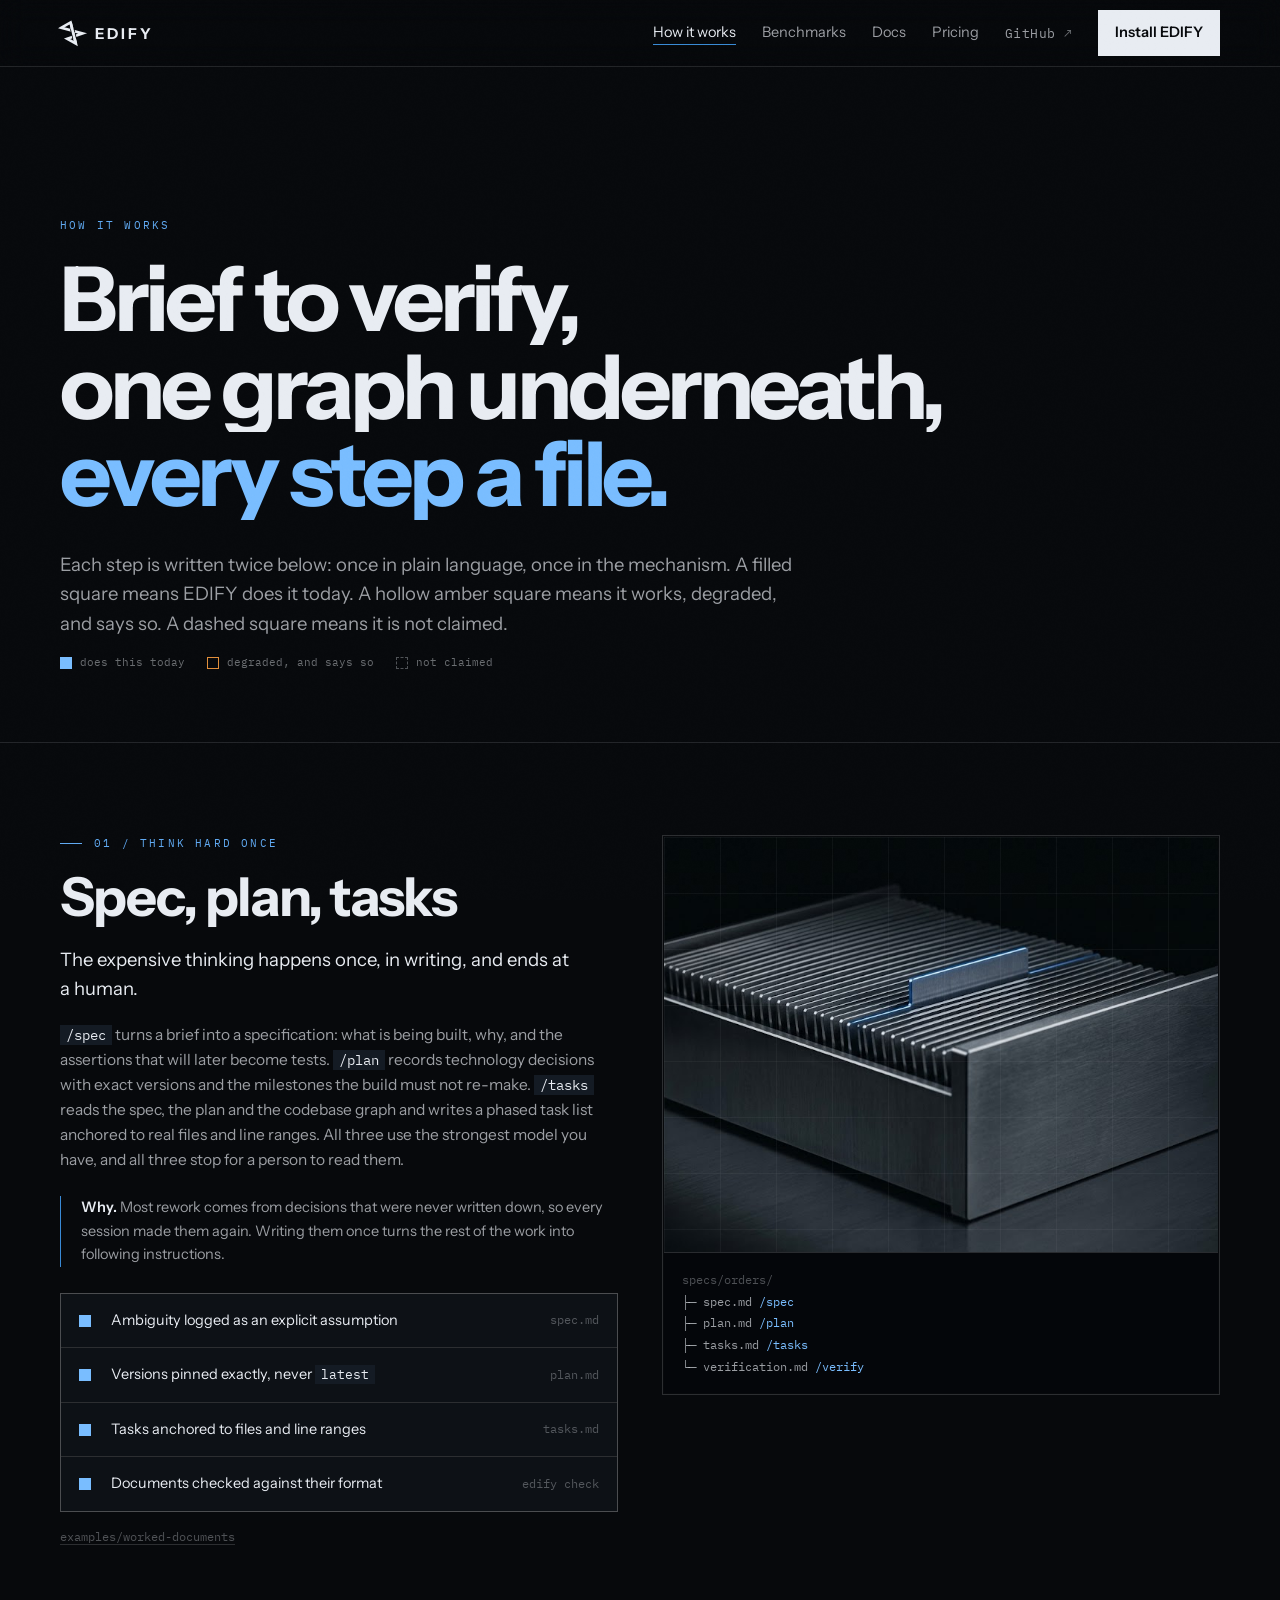
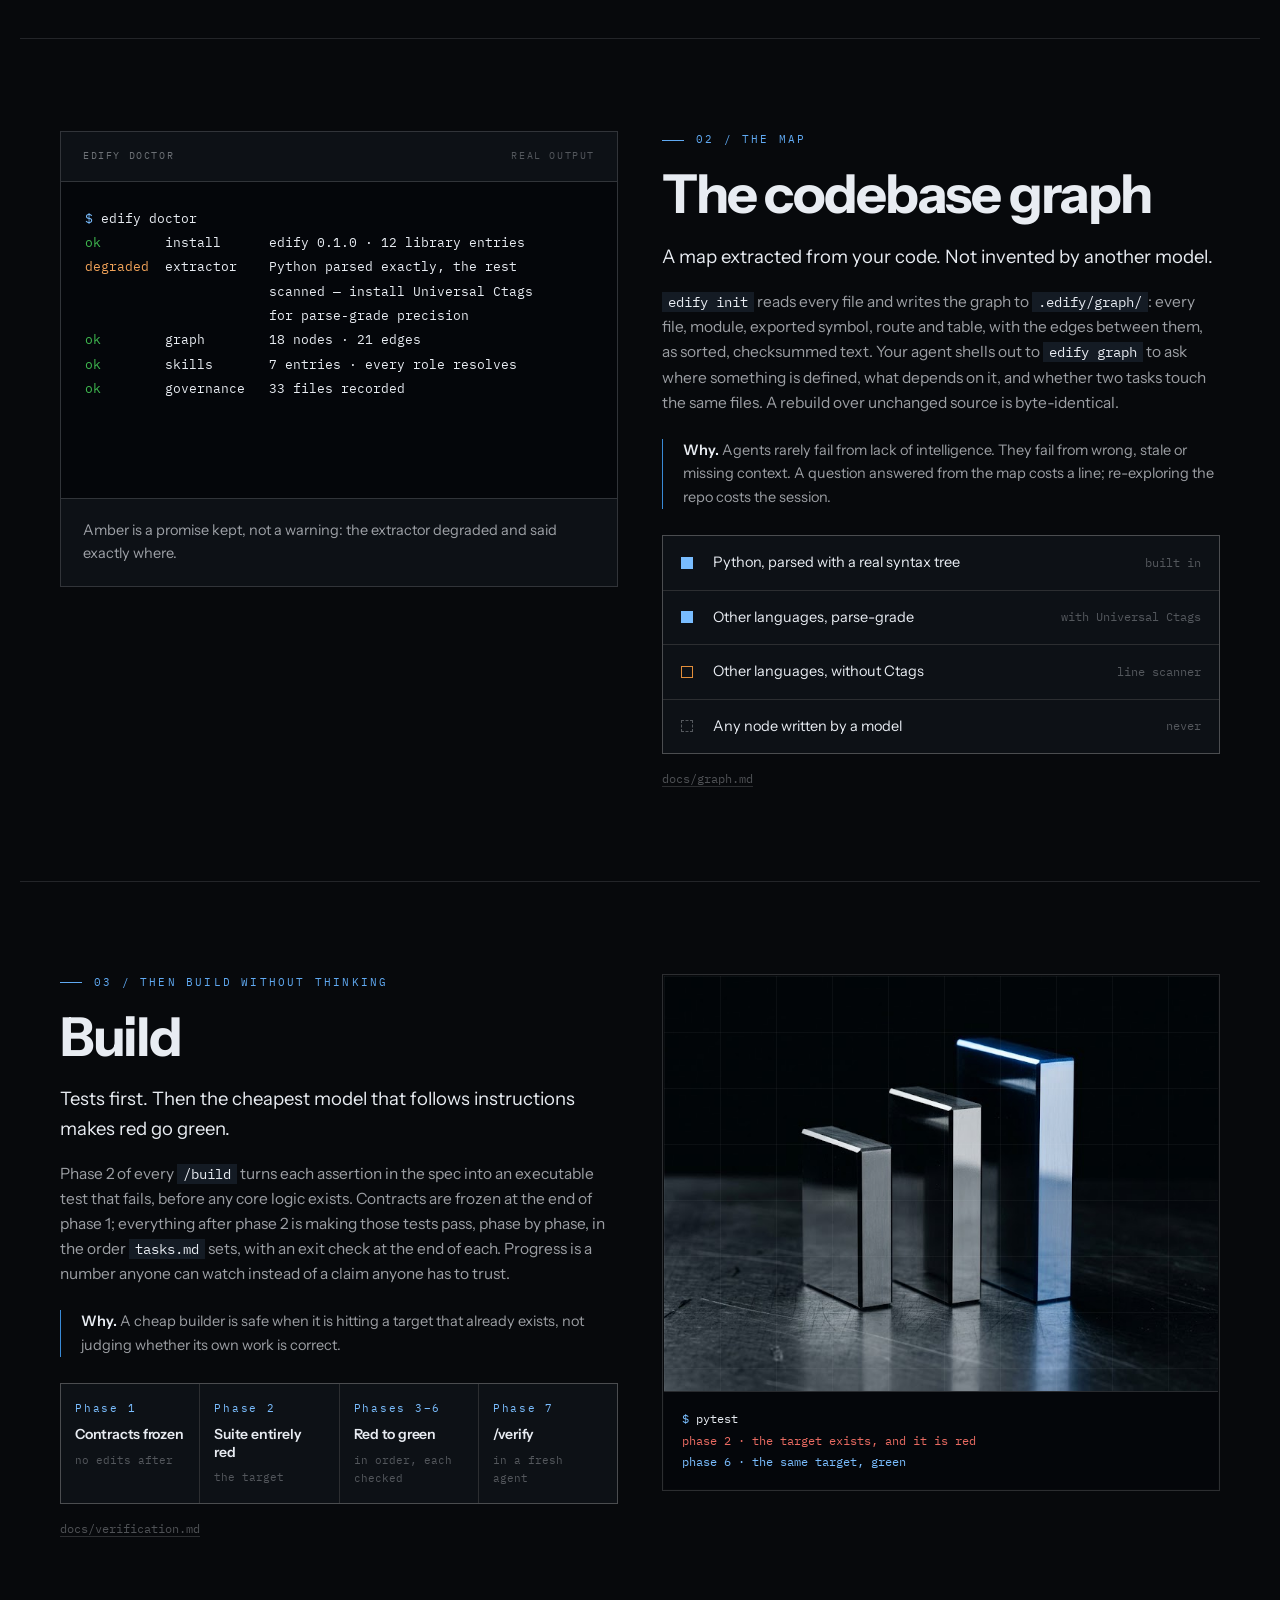
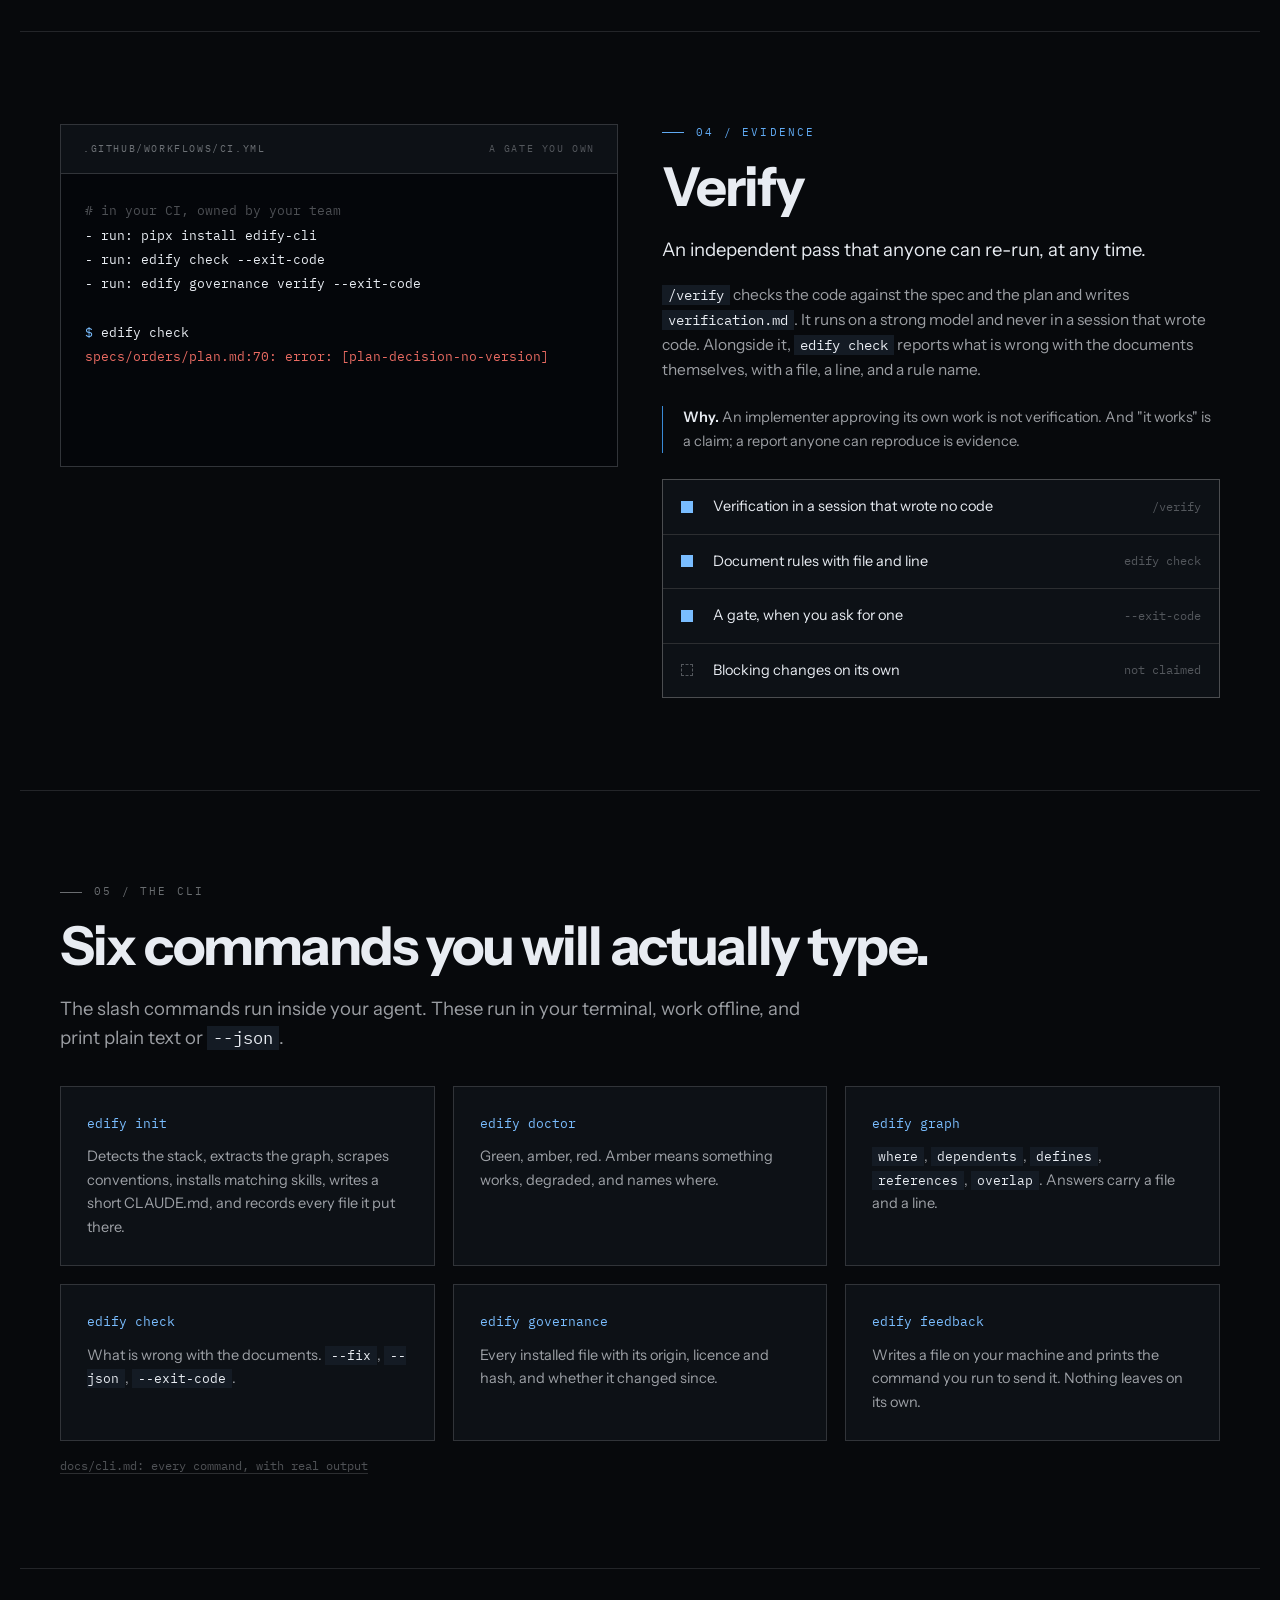
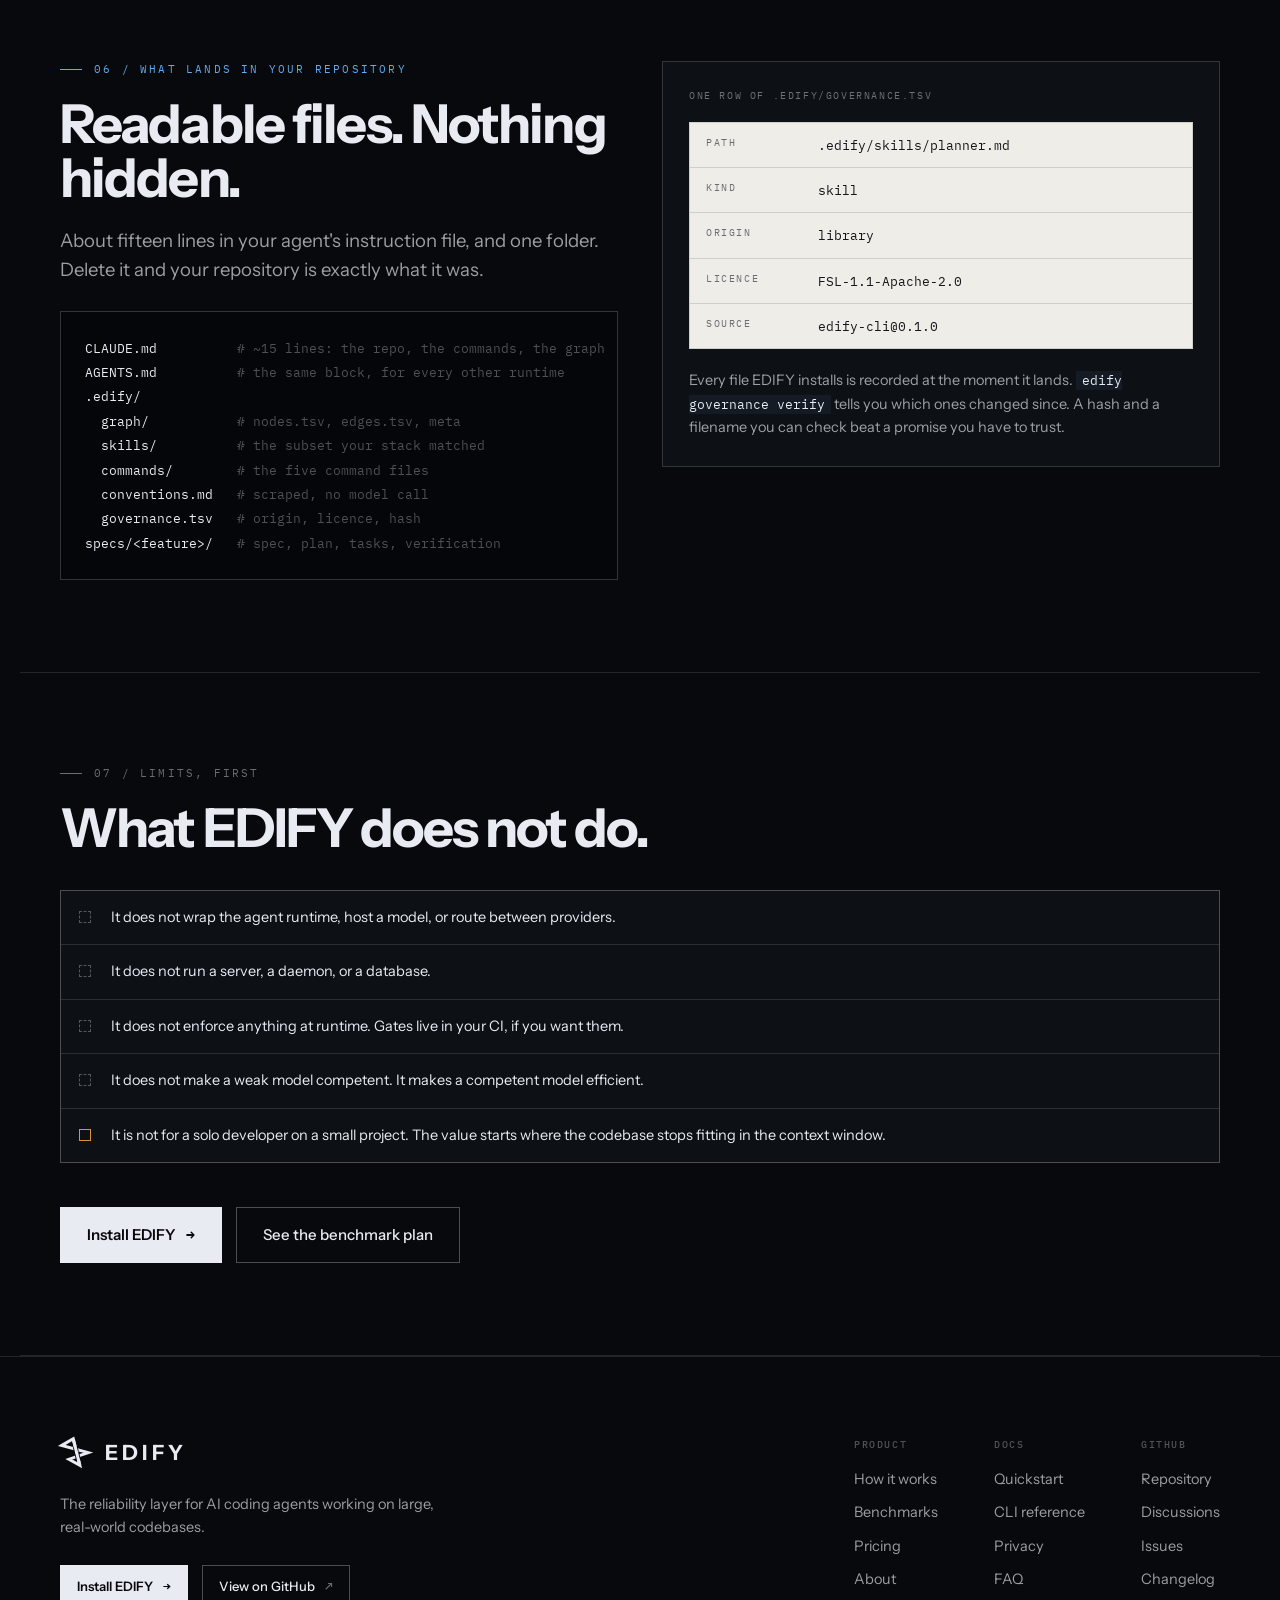
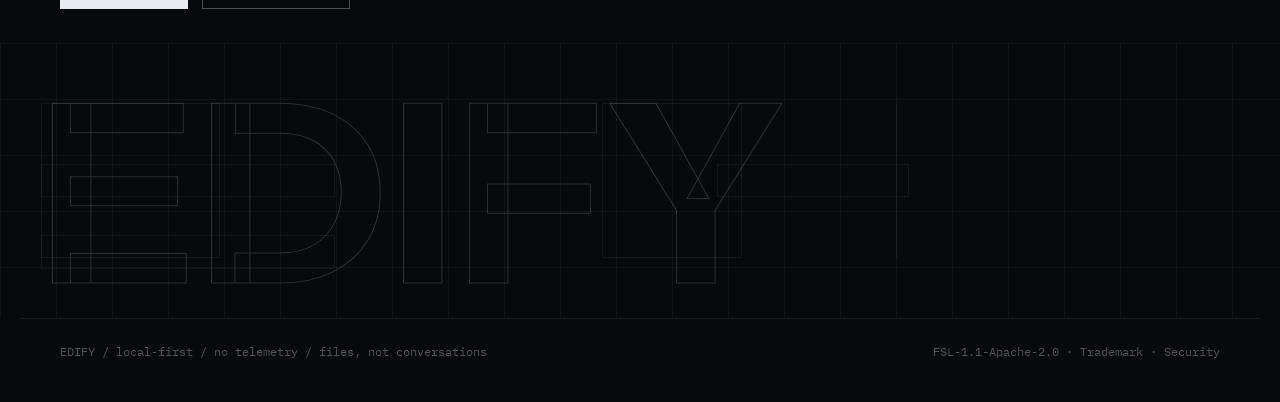
<file: site/how-it-works.html>
<!DOCTYPE html>
<html lang="en">
<head>
<meta charset="utf-8">
<meta name="viewport" content="width=device-width,initial-scale=1">
<title>How it works — EDIFY</title>
<meta name="description" content="Brief, spec, plan, tasks, build, verify: think hard once, then build without thinking. A codebase graph extracted from your code, and verification anyone can re-run.">
<meta name="theme-color" content="#07090C">
<link rel="canonical" href="https://edify-agents.github.io/super-claude-skills/how-it-works.html">
<meta property="og:type" content="website">
<meta property="og:title" content="How it works — EDIFY">
<meta property="og:description" content="Brief, spec, plan, tasks, build, verify: think hard once, then build without thinking. A codebase graph extracted from your code, and verification anyone can re-run.">
<meta property="og:url" content="https://edify-agents.github.io/super-claude-skills/how-it-works.html">
<meta property="og:image" content="https://edify-agents.github.io/super-claude-skills/assets/img/plates/P1-the-fold-hero.jpg">
<meta name="twitter:card" content="summary_large_image">
<link rel="icon" href="assets/img/favicon.svg" type="image/svg+xml">
<link rel="preconnect" href="https://fonts.googleapis.com">
<link rel="preconnect" href="https://fonts.gstatic.com" crossorigin>
<link rel="stylesheet" href="https://fonts.googleapis.com/css2?family=Instrument+Sans:wght@400;500;600;700&amp;family=IBM+Plex+Mono:wght@400;500&amp;display=swap">
<link rel="stylesheet" href="assets/css/site.css">
<script>(function(){try{if(!matchMedia('(prefers-reduced-motion:reduce)').matches&&!sessionStorage.getItem('ed:boot')){var h=document.documentElement;h.setAttribute('data-boot','');window.__edBootFallback=setTimeout(function(){h.removeAttribute('data-boot')},4000)}}catch(e){}})()</script>
<script src="assets/js/site.js" defer></script>
</head>
<body>
<div id="ed-boot" aria-hidden="true">
  <div class="boot-bg"></div>
  <div class="boot-grid" data-field-grid></div>
  <div class="boot-stack">
    <svg id="ed-boot-mark" viewBox="0 0 100 100" fill="none">
      <path d="M6 28 L44 6 L66 94 L30 74 L94 52 Z" stroke="rgba(232,236,242,0.09)" stroke-width="9" stroke-linejoin="miter" stroke-miterlimit="6"></path>
      <path d="M50.5 32 L54.9 49.4 M56.4 55.5 L60.7 72.9" stroke="#07090C" stroke-width="15"></path>
      <path d="M44 6 L66 94" stroke="rgba(232,236,242,0.09)" stroke-width="9"></path>
      <path data-boot-draw d="M6 28 L44 6 L66 94 L30 74 L94 52 Z" stroke="#2C6FD6" stroke-width="9" stroke-linejoin="miter" stroke-miterlimit="6"></path>
      <path d="M50.5 32 L54.9 49.4 M56.4 55.5 L60.7 72.9" stroke="#07090C" stroke-width="15"></path>
      <path data-boot-draw d="M44 6 L66 94" stroke="#2C6FD6" stroke-width="9"></path>
    </svg>
    <div class="boot-word">EDIFY</div>
    <div class="boot-hide">
      <div id="ed-boot-log"></div>
      <div class="boot-skip">any key to skip</div>
    </div>
  </div>
</div>
<div class="grain" data-grain aria-hidden="true"></div>
<a class="skip" href="#main">Skip to content</a>
<header class="site-header">
  <div class="wrap">
    <a class="lockup" href="./" aria-label="EDIFY home">
      <svg viewBox="0 0 100 100" fill="none" aria-hidden="true">
        <path d="M6 28 L44 6 L66 94 L30 74 L94 52 Z" stroke="#E8ECF2" stroke-width="11" stroke-linejoin="miter" stroke-miterlimit="6"></path>
        <path d="M50.5 32 L54.9 49.4 M56.4 55.5 L60.7 72.9" stroke="#07090C" stroke-width="18"></path>
        <path data-nav-spine d="M44 6 L66 94" stroke="#E8ECF2" stroke-width="11"></path>
      </svg>
      <span>EDIFY</span>
    </a>
    <nav class="nav" aria-label="Main">
      <a href="how-it-works.html" aria-current="page">How it works</a>
      <a href="benchmarks.html">Benchmarks</a>
      <a href="docs.html">Docs</a>
      <a href="pricing.html">Pricing</a>
      <a class="gh" href="https://github.com/EDIFY-agents/super-claude-skills" target="_blank" rel="noopener">GitHub <span style="color:var(--ed-text-3)">&#8599;</span></a>
      <a class="btn btn-fill btn-sm" href="docs.html#install">Install EDIFY</a>
    </nav>
    <button class="burger" data-menu-toggle aria-label="Menu" aria-expanded="false" aria-controls="ed-menu"><span></span><span></span></button>
  </div>
</header>
<div class="menu" id="ed-menu">
  <div class="menu-top"><button data-menu-toggle aria-label="Close menu">X</button></div>
  <nav class="menu-list" aria-label="Mobile">
    <a href="./">Home</a>
    <a href="how-it-works.html">How it works</a>
    <a href="benchmarks.html">Benchmarks</a>
    <a href="docs.html">Docs</a>
    <a href="pricing.html">Pricing</a>
    <a href="about.html">About</a>
    <a href="https://github.com/EDIFY-agents/super-claude-skills" target="_blank" rel="noopener">GitHub &#8599;</a>
    <a class="cta" href="docs.html#install">Install EDIFY</a>
  </nav>
</div>
<main id="main">
<section class="page-hero">
  <div class="band">
    <div class="eyebrow bare">How it works</div>
    <h1 class="h-display w18" data-rv="claim">
      <span class="ln"><span>Brief to verify,</span></span>
      <span class="ln"><span>one graph underneath,</span></span>
      <span class="ln"><span class="blue">every step a file.</span></span>
    </h1>
    <p class="lead" data-rv="card" data-i="0" style="margin-top:30px">Each step is written twice below: once in plain language, once in the mechanism. A filled square means EDIFY does it today. A hollow amber square means it works, degraded, and says so. A dashed square means it is not claimed.</p>
    <div class="legend" data-rv="card" data-i="1"><span><i class="sq"></i>does this today</span><span><i class="sq amber"></i>degraded, and says so</span><span><i class="sq off"></i>not claimed</span></div>
  </div>
</section>

<section class="band">
  <div class="split">
    <div>
      <div class="eyebrow">01 / Think hard once</div>
      <h2 class="h-section-sm">Spec, plan, tasks</h2>
      <p class="lead strong">The expensive thinking happens once, in writing, and ends at a human.</p>
      <p class="body"><code class="c">/spec</code> turns a brief into a specification: what is being built, why, and the assertions that will later become tests. <code class="c">/plan</code> records technology decisions with exact versions and the milestones the build must not re-make. <code class="c">/tasks</code> reads the spec, the plan and the codebase graph and writes a phased task list anchored to real files and line ranges. All three use the strongest model you have, and all three stop for a person to read them.</p>
      <div class="note"><b>Why.</b> Most rework comes from decisions that were never written down, so every session made them again. Writing them once turns the rest of the work into following instructions.</div>
      <div class="rows mt-26">
        <div class="row"><i class="sq"></i><span class="n">Ambiguity logged as an explicit assumption</span><span class="s">spec.md</span></div>
        <div class="row"><i class="sq"></i><span class="n">Versions pinned exactly, never <code class="c">latest</code></span><span class="s">plan.md</span></div>
        <div class="row"><i class="sq"></i><span class="n">Tasks anchored to files and line ranges</span><span class="s">tasks.md</span></div>
        <div class="row"><i class="sq"></i><span class="n">Documents checked against their format</span><span class="s">edify check</span></div>
      </div>
      <div class="src"><a href="https://github.com/EDIFY-agents/super-claude-skills/tree/main/examples" target="_blank" rel="noopener">examples/worked-documents</a></div>
    </div>
    <div class="plate-frame">
      <div class="media" data-rv="media" data-i="0" style="aspect-ratio:4/3"><img src="assets/img/plates/P2-context.jpg" alt="" loading="lazy"><div data-field-grid style="position:absolute;inset:0;pointer-events:none"></div></div>
      <div class="plate-cap">
        <div style="color:var(--ed-text-4)">specs/orders/</div>
        <div>&#9500;&#9472; spec.md          <span class="k">/spec</span></div>
        <div>&#9500;&#9472; plan.md          <span class="k">/plan</span></div>
        <div>&#9500;&#9472; tasks.md         <span class="k">/tasks</span></div>
        <div>&#9492;&#9472; verification.md  <span class="k">/verify</span></div>
      </div>
    </div>
  </div>
</section>

<section class="band">
  <div class="split">
    <div data-order style="order:2">
      <div class="eyebrow">02 / The map</div>
      <h2 class="h-section-sm">The codebase graph</h2>
      <p class="lead strong">A map extracted from your code. Not invented by another model.</p>
      <p class="body"><code class="c">edify init</code> reads every file and writes the graph to <code class="c">.edify/graph/</code>: every file, module, exported symbol, route and table, with the edges between them, as sorted, checksummed text. Your agent shells out to <code class="c">edify graph</code> to ask where something is defined, what depends on it, and whether two tasks touch the same files. A rebuild over unchanged source is byte-identical.</p>
      <div class="note"><b>Why.</b> Agents rarely fail from lack of intelligence. They fail from wrong, stale or missing context. A question answered from the map costs a line; re-exploring the repo costs the session.</div>
      <div class="rows mt-26">
        <div class="row"><i class="sq"></i><span class="n">Python, parsed with a real syntax tree</span><span class="s">built in</span></div>
        <div class="row"><i class="sq"></i><span class="n">Other languages, parse-grade</span><span class="s">with Universal Ctags</span></div>
        <div class="row"><i class="sq amber"></i><span class="n">Other languages, without Ctags</span><span class="s">line scanner</span></div>
        <div class="row"><i class="sq off"></i><span class="n">Any node written by a model</span><span class="s">never</span></div>
      </div>
      <div class="src"><a href="https://github.com/EDIFY-agents/super-claude-skills/blob/main/docs/graph.md" target="_blank" rel="noopener">docs/graph.md</a></div>
    </div>
    <div data-order class="panel" style="order:1">
      <div class="panel-head"><span class="label">edify doctor</span><span class="label" style="color:var(--ed-text-4)">real output</span></div>
      <div class="term" data-term>
        <div class="l cmd">edify doctor</div>
        <div class="l ok"><span class="g">ok</span>        install      edify 0.1.0 · 12 library entries</div>
        <div class="l ok"><span class="a">degraded</span>  extractor    Python parsed exactly, the rest</div>
        <div class="l ok">                       scanned — install Universal Ctags</div>
        <div class="l ok">                       for parse-grade precision</div>
        <div class="l ok"><span class="g">ok</span>        graph        18 nodes · 21 edges</div>
        <div class="l ok"><span class="g">ok</span>        skills       7 entries · every role resolves</div>
        <div class="l ok"><span class="g">ok</span>        governance   33 files recorded</div>
        <div class="l ok"><span class="g">ok</span>        CLAUDE.md    points at the graph</div>
        <div class="l"> </div>
        <div class="l warn">amber — this works, degraded, in the places named above</div>
      </div>
      <div class="panel-foot">Amber is a promise kept, not a warning: the extractor degraded and said exactly where.</div>
    </div>
  </div>
</section>

<section class="band">
  <div class="split">
    <div>
      <div class="eyebrow">03 / Then build without thinking</div>
      <h2 class="h-section-sm">Build</h2>
      <p class="lead strong">Tests first. Then the cheapest model that follows instructions makes red go green.</p>
      <p class="body">Phase 2 of every <code class="c">/build</code> turns each assertion in the spec into an executable test that fails, before any core logic exists. Contracts are frozen at the end of phase 1; everything after phase 2 is making those tests pass, phase by phase, in the order <code class="c">tasks.md</code> sets, with an exit check at the end of each. Progress is a number anyone can watch instead of a claim anyone has to trust.</p>
      <div class="note"><b>Why.</b> A cheap builder is safe when it is hitting a target that already exists, not judging whether its own work is correct.</div>
      <div class="g4 cells mt-26 phases4">
        <div class="cell" style="padding:16px 14px;gap:8px"><span class="id">Phase 1</span><span class="t sm" style="font-size:14px">Contracts frozen</span><span class="src" style="margin:0;font-size:11px">no edits after</span></div>
        <div class="cell" style="padding:16px 14px;gap:8px"><span class="id">Phase 2</span><span class="t sm" style="font-size:14px">Suite entirely red</span><span class="src" style="margin:0;font-size:11px">the target</span></div>
        <div class="cell" style="padding:16px 14px;gap:8px"><span class="id">Phases 3–6</span><span class="t sm" style="font-size:14px">Red to green</span><span class="src" style="margin:0;font-size:11px">in order, each checked</span></div>
        <div class="cell" style="padding:16px 14px;gap:8px"><span class="id">Phase 7</span><span class="t sm" style="font-size:14px">/verify</span><span class="src" style="margin:0;font-size:11px">in a fresh agent</span></div>
      </div>
      <div class="src"><a href="https://github.com/EDIFY-agents/super-claude-skills/blob/main/docs/verification.md" target="_blank" rel="noopener">docs/verification.md</a></div>
    </div>
    <div class="plate-frame">
      <div class="media" data-rv="media" data-i="0" style="aspect-ratio:4/3"><img src="assets/img/plates/P4-execution.jpg" alt="" loading="lazy"><div data-field-grid style="position:absolute;inset:0;pointer-events:none"></div></div>
      <div class="plate-cap">
        <div class="cmd">pytest</div>
        <div style="color:var(--ed-oxide-bright)">phase 2 · the target exists, and it is red</div>
        <div style="color:var(--ed-blue-bright)">phase 6 · the same target, green</div>
      </div>
    </div>
  </div>
</section>

<section class="band">
  <div class="split">
    <div data-order style="order:2">
      <div class="eyebrow">04 / Evidence</div>
      <h2 class="h-section-sm">Verify</h2>
      <p class="lead strong">An independent pass that anyone can re-run, at any time.</p>
      <p class="body"><code class="c">/verify</code> checks the code against the spec and the plan and writes <code class="c">verification.md</code>. It runs on a strong model and never in a session that wrote code. Alongside it, <code class="c">edify check</code> reports what is wrong with the documents themselves, with a file, a line, and a rule name.</p>
      <div class="note"><b>Why.</b> An implementer approving its own work is not verification. And "it works" is a claim; a report anyone can reproduce is evidence.</div>
      <div class="rows mt-26">
        <div class="row"><i class="sq"></i><span class="n">Verification in a session that wrote no code</span><span class="s">/verify</span></div>
        <div class="row"><i class="sq"></i><span class="n">Document rules with file and line</span><span class="s">edify check</span></div>
        <div class="row"><i class="sq"></i><span class="n">A gate, when you ask for one</span><span class="s">--exit-code</span></div>
        <div class="row"><i class="sq off"></i><span class="n">Blocking changes on its own</span><span class="s">not claimed</span></div>
      </div>
    </div>
    <div data-order class="panel" style="order:1">
      <div class="panel-head"><span class="label">.github/workflows/ci.yml</span><span class="label" style="color:var(--ed-text-4)">a gate you own</span></div>
      <div class="term" data-term>
        <div class="l dim"># in your CI, owned by your team</div>
        <div class="l ok">- run: pipx install edify-cli</div>
        <div class="l ok">- run: edify check --exit-code</div>
        <div class="l ok">- run: edify governance verify --exit-code</div>
        <div class="l"> </div>
        <div class="l cmd">edify check</div>
        <div class="l err">specs/orders/plan.md:70: error: [plan-decision-no-version]</div>
        <div class="l ok">    D-2 names no exact version</div>
        <div class="l"> </div>
        <div class="l ok">1 error · 1 warning · 0 notes</div>
      </div>
    </div>
  </div>
</section>

<section class="band">
  <div class="eyebrow quiet">05 / The CLI</div>
  <h2 class="h-section-sm">Six commands you will actually type.</h2>
  <p class="lead">The slash commands run inside your agent. These run in your terminal, work offline, and print plain text or <code class="c">--json</code>.</p>
  <div class="g3 mt-34">
    <div class="cell panel" data-rv="card" data-i="0"><span class="cmd">edify init</span><span class="b">Detects the stack, extracts the graph, scrapes conventions, installs matching skills, writes a short CLAUDE.md, and records every file it put there.</span></div>
    <div class="cell panel" data-rv="card" data-i="1"><span class="cmd">edify doctor</span><span class="b">Green, amber, red. Amber means something works, degraded, and names where.</span></div>
    <div class="cell panel" data-rv="card" data-i="2"><span class="cmd">edify graph</span><span class="b"><code class="c">where</code>, <code class="c">dependents</code>, <code class="c">defines</code>, <code class="c">references</code>, <code class="c">overlap</code>. Answers carry a file and a line.</span></div>
    <div class="cell panel" data-rv="card" data-i="3"><span class="cmd">edify check</span><span class="b">What is wrong with the documents. <code class="c">--fix</code>, <code class="c">--json</code>, <code class="c">--exit-code</code>.</span></div>
    <div class="cell panel" data-rv="card" data-i="4"><span class="cmd">edify governance</span><span class="b">Every installed file with its origin, licence and hash, and whether it changed since.</span></div>
    <div class="cell panel" data-rv="card" data-i="5"><span class="cmd">edify feedback</span><span class="b">Writes a file on your machine and prints the command you run to send it. Nothing leaves on its own.</span></div>
  </div>
  <div class="src"><a href="https://github.com/EDIFY-agents/super-claude-skills/blob/main/docs/cli.md" target="_blank" rel="noopener">docs/cli.md: every command, with real output</a></div>
</section>

<section class="band">
  <div class="split">
    <div>
      <div class="eyebrow">06 / What lands in your repository</div>
      <h2 class="h-section-sm w22">Readable files. Nothing hidden.</h2>
      <p class="lead">About fifteen lines in your agent's instruction file, and one folder. Delete it and your repository is exactly what it was.</p>
      <div class="panel mt-26">
        <div class="term">
          <div class="l ok">CLAUDE.md          <span class="dim"># ~15 lines: the repo, the commands, the graph</span></div>
          <div class="l ok">AGENTS.md          <span class="dim"># the same block, for every other runtime</span></div>
          <div class="l ok">.edify/</div>
          <div class="l ok">  graph/           <span class="dim"># nodes.tsv, edges.tsv, meta</span></div>
          <div class="l ok">  skills/          <span class="dim"># the subset your stack matched</span></div>
          <div class="l ok">  commands/        <span class="dim"># the five command files</span></div>
          <div class="l ok">  conventions.md   <span class="dim"># scraped, no model call</span></div>
          <div class="l ok">  governance.tsv   <span class="dim"># origin, licence, hash</span></div>
          <div class="l ok">specs/&lt;feature&gt;/   <span class="dim"># spec, plan, tasks, verification</span></div>
        </div>
      </div>
    </div>
    <div class="panel" style="padding:26px">
      <div class="label">One row of .edify/governance.tsv</div>
      <div class="titleblock">
        <div><span>path</span><span>.edify/skills/planner.md</span></div>
        <div><span>kind</span><span>skill</span></div>
        <div><span>origin</span><span>library</span></div>
        <div><span>licence</span><span>FSL-1.1-Apache-2.0</span></div>
        <div><span>source</span><span>edify-cli@0.1.0</span></div>
      </div>
      <p class="small" style="margin-top:20px">Every file EDIFY installs is recorded at the moment it lands. <code class="c">edify governance verify</code> tells you which ones changed since. A hash and a filename you can check beat a promise you have to trust.</p>
    </div>
  </div>
</section>

<section class="band">
  <div class="eyebrow quiet">07 / Limits, first</div>
  <h2 class="h-section-sm w24">What EDIFY does not do.</h2>
  <div class="rows mt-34">
    <div class="row two top"><i class="sq off"></i><span class="n">It does not wrap the agent runtime, host a model, or route between providers.</span></div>
    <div class="row two top"><i class="sq off"></i><span class="n">It does not run a server, a daemon, or a database.</span></div>
    <div class="row two top"><i class="sq off"></i><span class="n">It does not enforce anything at runtime. Gates live in your CI, if you want them.</span></div>
    <div class="row two top"><i class="sq off"></i><span class="n">It does not make a weak model competent. It makes a competent model efficient.</span></div>
    <div class="row two top"><i class="sq amber"></i><span class="n">It is not for a solo developer on a small project. The value starts where the codebase stops fitting in the context window.</span></div>
  </div>
  <div class="btn-row mt-44">
    <a class="btn btn-fill" href="docs.html#install">Install EDIFY <span class="m">&#8594;</span></a>
    <a class="btn btn-line" href="benchmarks.html">See the benchmark plan</a>
  </div>
</section>
</main>
<footer class="site-footer">
  <div class="foot-top">
    <div>
      <div class="foot-brand">
        <svg viewBox="0 0 100 100" fill="none" aria-hidden="true"><path d="M6 28 L44 6 L66 94 L30 74 L94 52 Z" stroke="#E8ECF2" stroke-width="10" stroke-linejoin="miter" stroke-miterlimit="6"></path><path d="M50.5 32 L54.9 49.4 M56.4 55.5 L60.7 72.9" stroke="#07090C" stroke-width="16"></path><path d="M44 6 L66 94" stroke="#E8ECF2" stroke-width="10"></path></svg>
        <span>EDIFY</span>
      </div>
      <p class="foot-tag">The reliability layer for AI coding agents working on large, real-world codebases.</p>
      <div class="btn-row" style="margin-top:26px">
        <a class="btn btn-fill btn-sm" href="docs.html#install">Install EDIFY <span class="m">&#8594;</span></a>
        <a class="btn btn-line btn-sm" href="https://github.com/EDIFY-agents/super-claude-skills" target="_blank" rel="noopener">View on GitHub <span class="m">&#8599;</span></a>
      </div>
    </div>
    <div class="foot-cols">
      <div><h4>Product</h4><a href="how-it-works.html">How it works</a><a href="benchmarks.html">Benchmarks</a><a href="pricing.html">Pricing</a><a href="about.html">About</a></div>
      <div><h4>Docs</h4><a href="docs.html">Quickstart</a><a href="https://github.com/EDIFY-agents/super-claude-skills/blob/main/docs/cli.md" target="_blank" rel="noopener">CLI reference</a><a href="https://github.com/EDIFY-agents/super-claude-skills/blob/main/docs/privacy.md" target="_blank" rel="noopener">Privacy</a><a href="https://github.com/EDIFY-agents/super-claude-skills/blob/main/docs/faq.md" target="_blank" rel="noopener">FAQ</a></div>
      <div><h4>GitHub</h4><a href="https://github.com/EDIFY-agents/super-claude-skills" target="_blank" rel="noopener">Repository</a><a href="https://github.com/EDIFY-agents/super-claude-skills/discussions" target="_blank" rel="noopener">Discussions</a><a href="https://github.com/EDIFY-agents/super-claude-skills/issues" target="_blank" rel="noopener">Issues</a><a href="https://github.com/EDIFY-agents/super-claude-skills/blob/main/CHANGELOG.md" target="_blank" rel="noopener">Changelog</a></div>
    </div>
  </div>
  <div class="foot-art" data-field-grid aria-hidden="true">
    <div class="boxes">
      <div style="left:3.2%;top:22%;width:14%;height:56%"></div>
      <div style="left:3.2%;top:44%;width:23%;height:12%"></div>
      <div style="left:3.2%;top:70%;width:23%;height:12%"></div>
      <div style="left:47%;top:22%;width:11%;height:56%"></div>
      <div style="left:56%;top:44%;width:15%;height:12%"></div>
      <div style="left:70%;top:22%;width:1px;height:56%;border:none;background:rgba(232,236,242,0.055)"></div>
    </div>
    <div class="foot-word" data-rv="media" data-i="0"><span>EDIFY</span></div>
  </div>
  <div class="foot-line"><span>EDIFY / local-first / no telemetry / files, not conversations</span><span><a href="https://github.com/EDIFY-agents/super-claude-skills/blob/main/LICENSE" target="_blank" rel="noopener">FSL-1.1-Apache-2.0</a> · <a href="https://github.com/EDIFY-agents/super-claude-skills/blob/main/TRADEMARK.md" target="_blank" rel="noopener">Trademark</a> · <a href="https://github.com/EDIFY-agents/super-claude-skills/blob/main/SECURITY.md" target="_blank" rel="noopener">Security</a></span></div>
</footer>
</body>
</html>
</file>
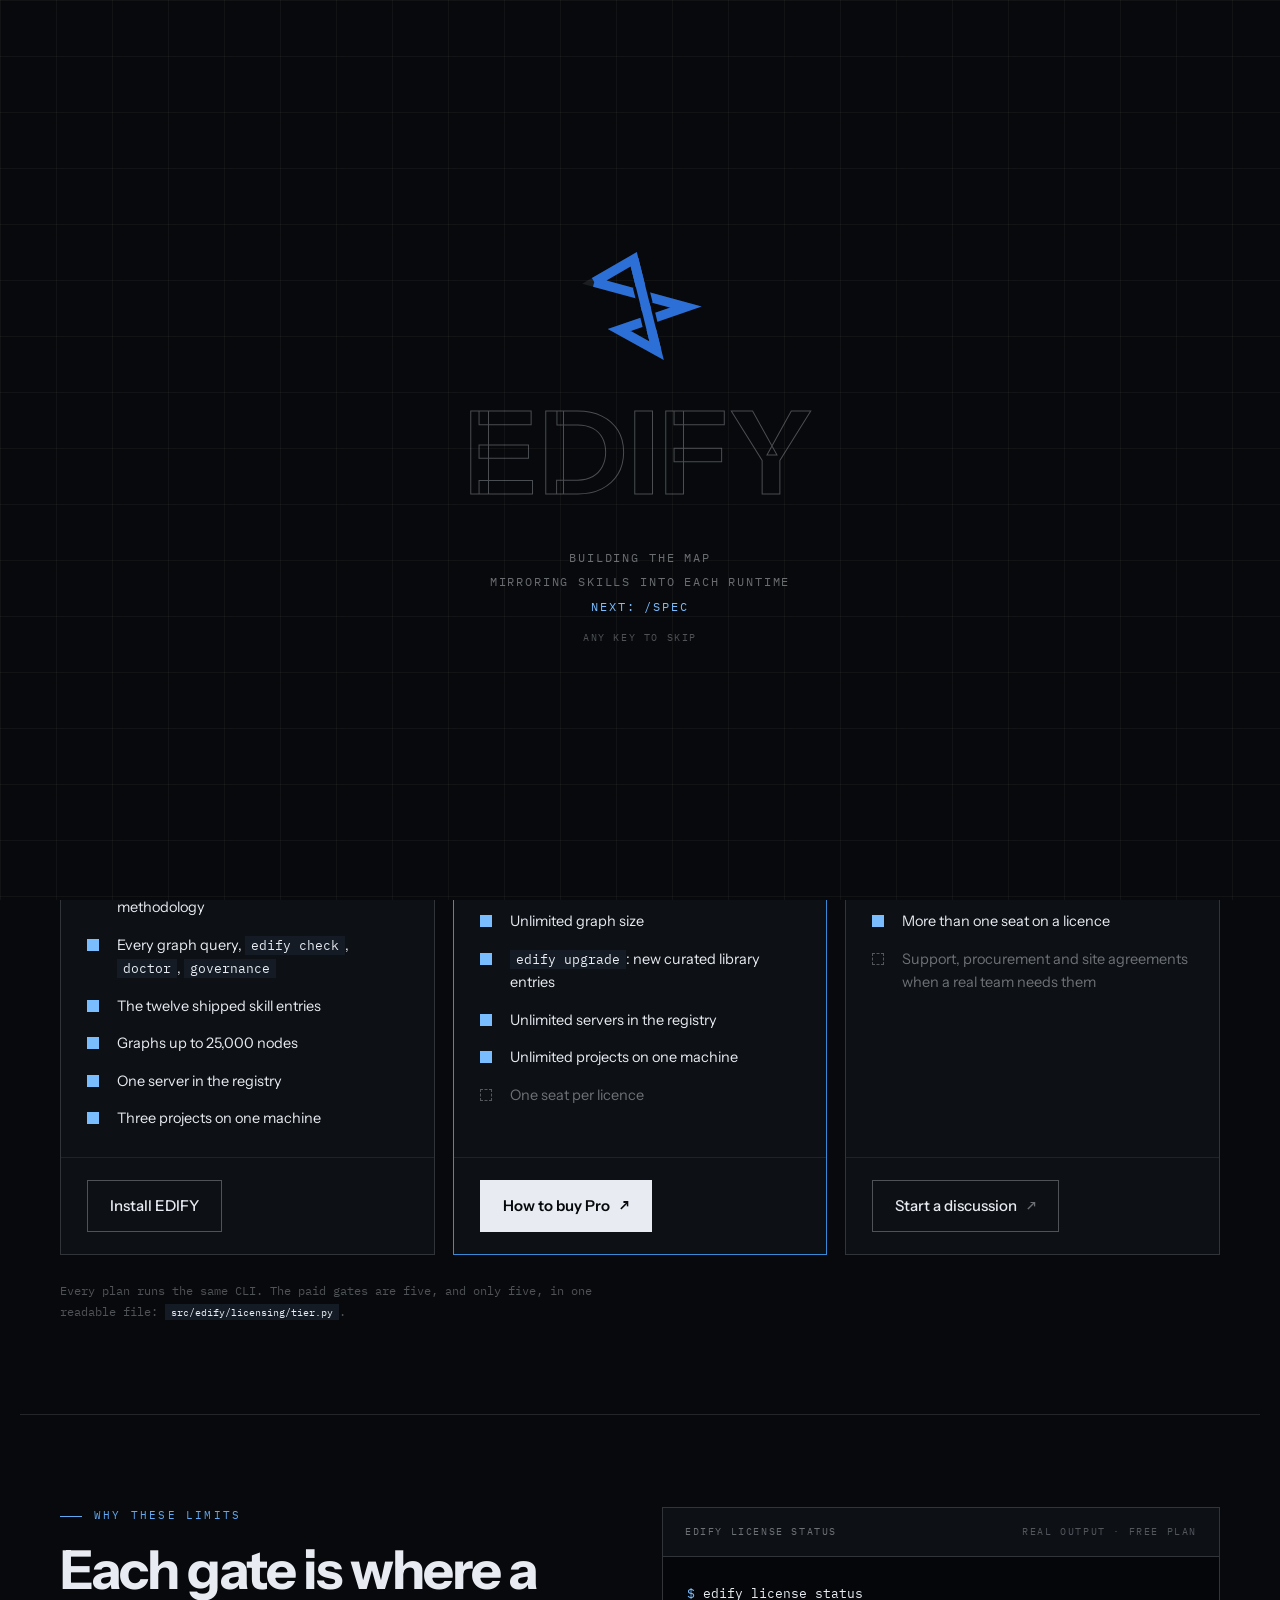
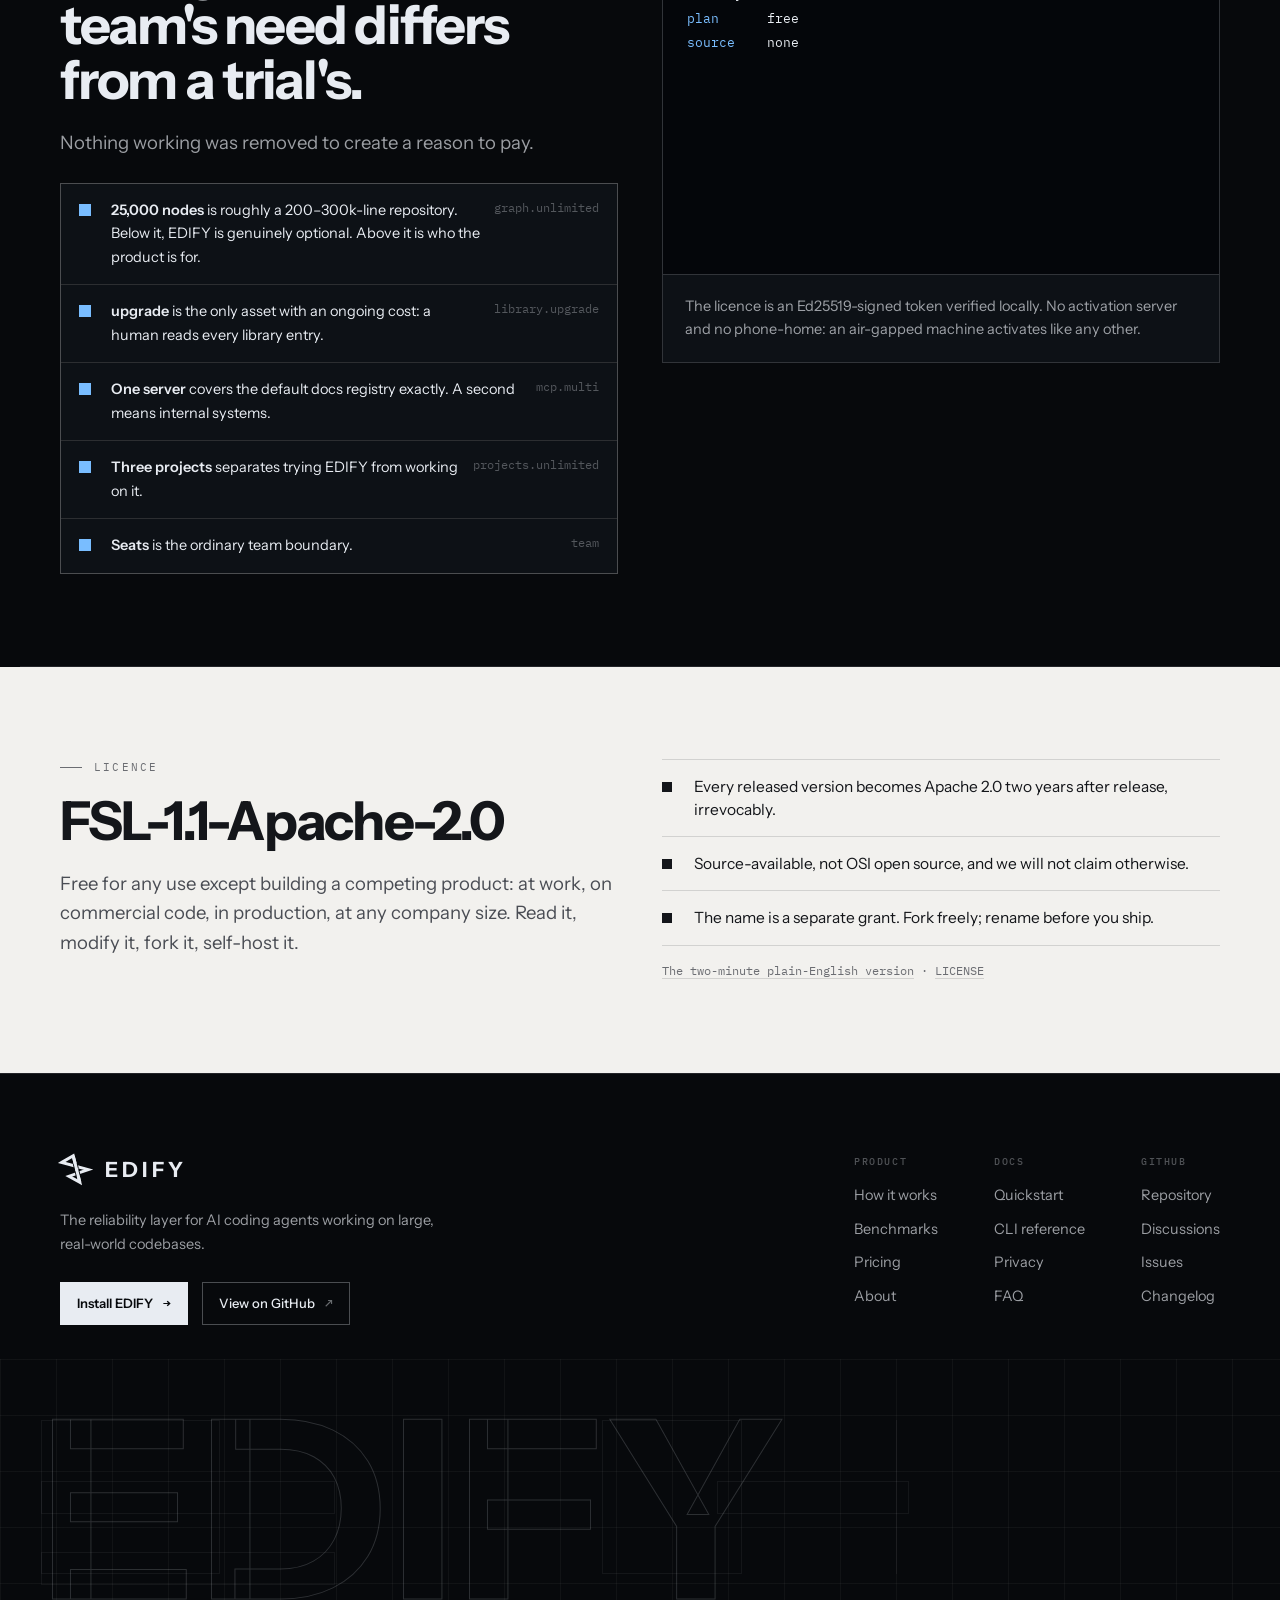
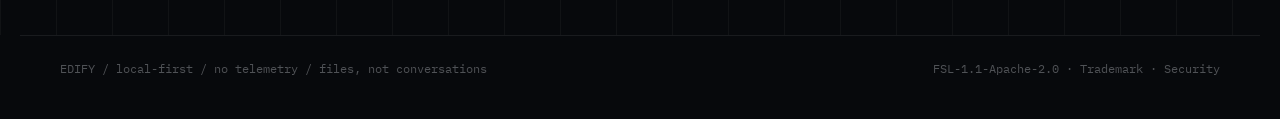
<file: site/pricing.html>
<!DOCTYPE html>
<html lang="en">
<head>
<meta charset="utf-8">
<meta name="viewport" content="width=device-width,initial-scale=1">
<title>Pricing — EDIFY</title>
<meta name="description" content="Free forever with no account. Pro is $20 per user per month for large codebases. Licence verified locally, no phone-home.">
<meta name="theme-color" content="#07090C">
<link rel="canonical" href="https://edify-agents.github.io/super-claude-skills/pricing.html">
<meta property="og:type" content="website">
<meta property="og:title" content="Pricing — EDIFY">
<meta property="og:description" content="Free forever with no account. Pro is $20 per user per month for large codebases. Licence verified locally, no phone-home.">
<meta property="og:url" content="https://edify-agents.github.io/super-claude-skills/pricing.html">
<meta property="og:image" content="https://edify-agents.github.io/super-claude-skills/assets/img/plates/P1-the-fold-hero.jpg">
<meta name="twitter:card" content="summary_large_image">
<link rel="icon" href="assets/img/favicon.svg" type="image/svg+xml">
<link rel="preconnect" href="https://fonts.googleapis.com">
<link rel="preconnect" href="https://fonts.gstatic.com" crossorigin>
<link rel="stylesheet" href="https://fonts.googleapis.com/css2?family=Instrument+Sans:wght@400;500;600;700&amp;family=IBM+Plex+Mono:wght@400;500&amp;display=swap">
<link rel="stylesheet" href="assets/css/site.css">
<script>(function(){try{if(!matchMedia('(prefers-reduced-motion:reduce)').matches&&!sessionStorage.getItem('ed:boot')){var h=document.documentElement;h.setAttribute('data-boot','');window.__edBootFallback=setTimeout(function(){h.removeAttribute('data-boot')},4000)}}catch(e){}})()</script>
<script src="assets/js/site.js" defer></script>
</head>
<body>
<div id="ed-boot" aria-hidden="true">
  <div class="boot-bg"></div>
  <div class="boot-grid" data-field-grid></div>
  <div class="boot-stack">
    <svg id="ed-boot-mark" viewBox="0 0 100 100" fill="none">
      <path d="M6 28 L44 6 L66 94 L30 74 L94 52 Z" stroke="rgba(232,236,242,0.09)" stroke-width="9" stroke-linejoin="miter" stroke-miterlimit="6"></path>
      <path d="M50.5 32 L54.9 49.4 M56.4 55.5 L60.7 72.9" stroke="#07090C" stroke-width="15"></path>
      <path d="M44 6 L66 94" stroke="rgba(232,236,242,0.09)" stroke-width="9"></path>
      <path data-boot-draw d="M6 28 L44 6 L66 94 L30 74 L94 52 Z" stroke="#2C6FD6" stroke-width="9" stroke-linejoin="miter" stroke-miterlimit="6"></path>
      <path d="M50.5 32 L54.9 49.4 M56.4 55.5 L60.7 72.9" stroke="#07090C" stroke-width="15"></path>
      <path data-boot-draw d="M44 6 L66 94" stroke="#2C6FD6" stroke-width="9"></path>
    </svg>
    <div class="boot-word">EDIFY</div>
    <div class="boot-hide">
      <div id="ed-boot-log"></div>
      <div class="boot-skip">any key to skip</div>
    </div>
  </div>
</div>
<div class="grain" data-grain aria-hidden="true"></div>
<a class="skip" href="#main">Skip to content</a>
<header class="site-header">
  <div class="wrap">
    <a class="lockup" href="./" aria-label="EDIFY home">
      <svg viewBox="0 0 100 100" fill="none" aria-hidden="true">
        <path d="M6 28 L44 6 L66 94 L30 74 L94 52 Z" stroke="#E8ECF2" stroke-width="11" stroke-linejoin="miter" stroke-miterlimit="6"></path>
        <path d="M50.5 32 L54.9 49.4 M56.4 55.5 L60.7 72.9" stroke="#07090C" stroke-width="18"></path>
        <path data-nav-spine d="M44 6 L66 94" stroke="#E8ECF2" stroke-width="11"></path>
      </svg>
      <span>EDIFY</span>
    </a>
    <nav class="nav" aria-label="Main">
      <a href="how-it-works.html">How it works</a>
      <a href="benchmarks.html">Benchmarks</a>
      <a href="docs.html">Docs</a>
      <a href="pricing.html" aria-current="page">Pricing</a>
      <a class="gh" href="https://github.com/EDIFY-agents/super-claude-skills" target="_blank" rel="noopener">GitHub <span style="color:var(--ed-text-3)">&#8599;</span></a>
      <a class="btn btn-fill btn-sm" href="docs.html#install">Install EDIFY</a>
    </nav>
    <button class="burger" data-menu-toggle aria-label="Menu" aria-expanded="false" aria-controls="ed-menu"><span></span><span></span></button>
  </div>
</header>
<div class="menu" id="ed-menu">
  <div class="menu-top"><button data-menu-toggle aria-label="Close menu">X</button></div>
  <nav class="menu-list" aria-label="Mobile">
    <a href="./">Home</a>
    <a href="how-it-works.html">How it works</a>
    <a href="benchmarks.html">Benchmarks</a>
    <a href="docs.html">Docs</a>
    <a href="pricing.html">Pricing</a>
    <a href="about.html">About</a>
    <a href="https://github.com/EDIFY-agents/super-claude-skills" target="_blank" rel="noopener">GitHub &#8599;</a>
    <a class="cta" href="docs.html#install">Install EDIFY</a>
  </nav>
</div>
<main id="main">
<section class="page-hero">
  <img class="bg" src="assets/img/plates/P5-evidence.jpg" alt="" style="opacity:0.08">
  <div class="band">
    <div class="eyebrow bare">Pricing</div>
    <h1 class="h-display w18" data-rv="claim">
      <span class="ln"><span>Free, forever,</span></span>
      <span class="ln"><span class="blue">with no account.</span></span>
    </h1>
    <p class="lead" data-rv="card" data-i="0" style="margin-top:30px">Every command, every query, every check, the whole methodology. Not a trial, and it does not expire. Pro exists for the repositories where the free limits start to bind.</p>
  </div>
</section>

<section class="band" style="padding-top:70px">
  <div class="g3">
    <div class="ed-card" data-rv="card" data-i="0">
      <div class="top"><div class="label">No account</div><div class="name">Free</div><div class="price"><b>$0</b><span>forever</span></div></div>
      <div class="lines">
        <div class="li"><i class="sq"></i><span>/spec /plan /tasks /build /verify: the whole methodology</span></div>
        <div class="li"><i class="sq"></i><span>Every graph query, <code class="c">edify check</code>, <code class="c">doctor</code>, <code class="c">governance</code></span></div>
        <div class="li"><i class="sq"></i><span>The twelve shipped skill entries</span></div>
        <div class="li"><i class="sq"></i><span>Graphs up to 25,000 nodes</span></div>
        <div class="li"><i class="sq"></i><span>One server in the registry</span></div>
        <div class="li"><i class="sq"></i><span>Three projects on one machine</span></div>
      </div>
      <div class="bot"><a class="btn btn-line" href="docs.html#install">Install EDIFY</a></div>
    </div>
    <div class="ed-card feature" data-rv="card" data-i="1">
      <div class="top"><div class="label">For large codebases</div><div class="name">Pro</div><div class="price"><b>$20</b><span>usd / user / month</span></div></div>
      <div class="lines">
        <div class="li"><i class="sq"></i><span>Everything in Free</span></div>
        <div class="li"><i class="sq"></i><span>Unlimited graph size</span></div>
        <div class="li"><i class="sq"></i><span><code class="c">edify upgrade</code>: new curated library entries</span></div>
        <div class="li"><i class="sq"></i><span>Unlimited servers in the registry</span></div>
        <div class="li"><i class="sq"></i><span>Unlimited projects on one machine</span></div>
        <div class="li no"><i class="sq off"></i><span>One seat per licence</span></div>
      </div>
      <div class="bot"><a class="btn btn-fill" href="https://github.com/EDIFY-agents/super-claude-skills/blob/main/docs/pricing.md#3-how-the-licence-works" target="_blank" rel="noopener">How to buy Pro <span class="m">&#8599;</span></a></div>
    </div>
    <div class="ed-card" data-rv="card" data-i="2">
      <div class="top"><div class="label">When you need seats</div><div class="name">Team</div><div class="price"><b>Talk to us</b></div></div>
      <div class="lines">
        <div class="li"><i class="sq"></i><span>Everything in Pro</span></div>
        <div class="li"><i class="sq"></i><span>More than one seat on a licence</span></div>
        <div class="li no"><i class="sq off"></i><span>Support, procurement and site agreements when a real team needs them</span></div>
      </div>
      <div class="bot"><a class="btn btn-line" href="https://github.com/EDIFY-agents/super-claude-skills/discussions" target="_blank" rel="noopener">Start a discussion <span class="m">&#8599;</span></a></div>
    </div>
  </div>
  <p class="src" style="margin-top:26px;max-width:78ch;line-height:1.8">Every plan runs the same CLI. The paid gates are five, and only five, in one readable file: <code class="c">src/edify/licensing/tier.py</code>.</p>
</section>

<section class="band">
  <div class="split">
    <div>
      <div class="eyebrow">Why these limits</div>
      <h2 class="h-section-sm w22">Each gate is where a team's need differs from a trial's.</h2>
      <p class="lead">Nothing working was removed to create a reason to pay.</p>
      <div class="rows mt-26">
        <div class="row top"><i class="sq"></i><span class="n"><b style="font-weight:600">25,000 nodes</b> is roughly a 200–300k-line repository. Below it, EDIFY is genuinely optional. Above it is who the product is for.</span><span class="s">graph.unlimited</span></div>
        <div class="row top"><i class="sq"></i><span class="n"><b style="font-weight:600">upgrade</b> is the only asset with an ongoing cost: a human reads every library entry.</span><span class="s">library.upgrade</span></div>
        <div class="row top"><i class="sq"></i><span class="n"><b style="font-weight:600">One server</b> covers the default docs registry exactly. A second means internal systems.</span><span class="s">mcp.multi</span></div>
        <div class="row top"><i class="sq"></i><span class="n"><b style="font-weight:600">Three projects</b> separates trying EDIFY from working on it.</span><span class="s">projects.unlimited</span></div>
        <div class="row top"><i class="sq"></i><span class="n"><b style="font-weight:600">Seats</b> is the ordinary team boundary.</span><span class="s">team</span></div>
      </div>
    </div>
    <div class="panel">
      <div class="panel-head"><span class="label">edify license status</span><span class="label" style="color:var(--ed-text-4)">real output · free plan</span></div>
      <div class="term" data-term>
        <div class="l cmd">edify license status</div>
        <div class="l ok"><span class="k">plan</span>      free</div>
        <div class="l ok"><span class="k">source</span>    none</div>
        <div class="l"> </div>
        <div class="l ok">entitlements</div>
        <div class="l dim">  [no ] graph.unlimited   a graph larger than 25,000 nodes</div>
        <div class="l dim">  [no ] library.upgrade   `edify upgrade`</div>
        <div class="l dim">  [no ] mcp.multi         more than 1 server in the registry</div>
        <div class="l dim">  [no ] team              more than one seat</div>
        <div class="l"> </div>
        <div class="l done">Everything else is free, forever, with no account.</div>
      </div>
      <div class="panel-foot">The licence is an Ed25519-signed token verified locally. No activation server and no phone-home: an air-gapped machine activates like any other.</div>
    </div>
  </div>
</section>

<section class="paper">
  <div class="band split">
    <div>
      <div class="eyebrow">Licence</div>
      <h2 class="h-section-sm">FSL-1.1-Apache-2.0</h2>
      <p class="lead" style="max-width:46ch">Free for any use except building a competing product: at work, on commercial code, in production, at any company size. Read it, modify it, fork it, self-host it.</p>
    </div>
    <div>
      <div class="paper-list" style="margin-top:0">
        <div><i></i>Every released version becomes Apache 2.0 two years after release, irrevocably.</div>
        <div><i></i>Source-available, not OSI open source, and we will not claim otherwise.</div>
        <div><i></i>The name is a separate grant. Fork freely; rename before you ship.</div>
      </div>
      <div class="src"><a href="https://github.com/EDIFY-agents/super-claude-skills/blob/main/docs/license.md" target="_blank" rel="noopener">The two-minute plain-English version</a> · <a href="https://github.com/EDIFY-agents/super-claude-skills/blob/main/LICENSE" target="_blank" rel="noopener">LICENSE</a></div>
    </div>
  </div>
</section>
</main>
<footer class="site-footer">
  <div class="foot-top">
    <div>
      <div class="foot-brand">
        <svg viewBox="0 0 100 100" fill="none" aria-hidden="true"><path d="M6 28 L44 6 L66 94 L30 74 L94 52 Z" stroke="#E8ECF2" stroke-width="10" stroke-linejoin="miter" stroke-miterlimit="6"></path><path d="M50.5 32 L54.9 49.4 M56.4 55.5 L60.7 72.9" stroke="#07090C" stroke-width="16"></path><path d="M44 6 L66 94" stroke="#E8ECF2" stroke-width="10"></path></svg>
        <span>EDIFY</span>
      </div>
      <p class="foot-tag">The reliability layer for AI coding agents working on large, real-world codebases.</p>
      <div class="btn-row" style="margin-top:26px">
        <a class="btn btn-fill btn-sm" href="docs.html#install">Install EDIFY <span class="m">&#8594;</span></a>
        <a class="btn btn-line btn-sm" href="https://github.com/EDIFY-agents/super-claude-skills" target="_blank" rel="noopener">View on GitHub <span class="m">&#8599;</span></a>
      </div>
    </div>
    <div class="foot-cols">
      <div><h4>Product</h4><a href="how-it-works.html">How it works</a><a href="benchmarks.html">Benchmarks</a><a href="pricing.html">Pricing</a><a href="about.html">About</a></div>
      <div><h4>Docs</h4><a href="docs.html">Quickstart</a><a href="https://github.com/EDIFY-agents/super-claude-skills/blob/main/docs/cli.md" target="_blank" rel="noopener">CLI reference</a><a href="https://github.com/EDIFY-agents/super-claude-skills/blob/main/docs/privacy.md" target="_blank" rel="noopener">Privacy</a><a href="https://github.com/EDIFY-agents/super-claude-skills/blob/main/docs/faq.md" target="_blank" rel="noopener">FAQ</a></div>
      <div><h4>GitHub</h4><a href="https://github.com/EDIFY-agents/super-claude-skills" target="_blank" rel="noopener">Repository</a><a href="https://github.com/EDIFY-agents/super-claude-skills/discussions" target="_blank" rel="noopener">Discussions</a><a href="https://github.com/EDIFY-agents/super-claude-skills/issues" target="_blank" rel="noopener">Issues</a><a href="https://github.com/EDIFY-agents/super-claude-skills/blob/main/CHANGELOG.md" target="_blank" rel="noopener">Changelog</a></div>
    </div>
  </div>
  <div class="foot-art" data-field-grid aria-hidden="true">
    <div class="boxes">
      <div style="left:3.2%;top:22%;width:14%;height:56%"></div>
      <div style="left:3.2%;top:44%;width:23%;height:12%"></div>
      <div style="left:3.2%;top:70%;width:23%;height:12%"></div>
      <div style="left:47%;top:22%;width:11%;height:56%"></div>
      <div style="left:56%;top:44%;width:15%;height:12%"></div>
      <div style="left:70%;top:22%;width:1px;height:56%;border:none;background:rgba(232,236,242,0.055)"></div>
    </div>
    <div class="foot-word" data-rv="media" data-i="0"><span>EDIFY</span></div>
  </div>
  <div class="foot-line"><span>EDIFY / local-first / no telemetry / files, not conversations</span><span><a href="https://github.com/EDIFY-agents/super-claude-skills/blob/main/LICENSE" target="_blank" rel="noopener">FSL-1.1-Apache-2.0</a> · <a href="https://github.com/EDIFY-agents/super-claude-skills/blob/main/TRADEMARK.md" target="_blank" rel="noopener">Trademark</a> · <a href="https://github.com/EDIFY-agents/super-claude-skills/blob/main/SECURITY.md" target="_blank" rel="noopener">Security</a></span></div>
</footer>
</body>
</html>
</file>
<file: site/assets/css/site.css>
/* EDIFY public site.
   Built on EDIFY Site.dc.html: same bands, type, hairlines, and motion system,
   restated as plain CSS so the folder deploys to GitHub Pages on its own.
   Tokens mirror ../../tokens/*.css. Dark only, square corners, hairlines never shadows. */

/* ---------- tokens ---------- */
:root{
  color-scheme:dark;
  --ed-void:#07090C;
  --ed-well:#04060A;
  --ed-panel:#0D1116;
  --ed-plate:#141B24;
  --ed-paper:#F2F1EE;
  --ed-paper-shade:#EFEDE8;

  --ed-blue:oklch(0.62 0.14 250);
  --ed-blue-bright:oklch(0.78 0.12 250);
  --ed-blue-mid:oklch(0.72 0.13 250);
  --ed-blue-deep:oklch(0.34 0.09 252);
  --ed-amber:oklch(0.72 0.14 62);
  --ed-amber-bright:oklch(0.78 0.13 62);
  --ed-oxide:oklch(0.58 0.16 26);
  --ed-oxide-bright:oklch(0.68 0.16 26);
  --ed-green:#3FB950;

  --ed-text-1:#E8ECF2;
  --ed-text-2:rgba(232,236,242,0.66);
  --ed-text-3:rgba(232,236,242,0.44);
  --ed-text-4:rgba(232,236,242,0.32);
  --ed-ink-1:#14161A;
  --ed-ink-2:#4A4D54;
  --ed-ink-3:#6B6D72;

  --ed-line-1:rgba(232,236,242,0.08);
  --ed-line-2:rgba(232,236,242,0.12);
  --ed-line-3:rgba(232,236,242,0.16);
  --ed-line-4:rgba(232,236,242,0.30);
  --ed-line-ink:rgba(20,22,26,0.14);

  --ed-border-control:var(--ed-line-4);
  --ed-border-active:var(--ed-blue);
  --ed-action-fill:var(--ed-text-1);
  --ed-action-fill-hover:#FFFFFF;
  --ed-action-fill-text:var(--ed-void);

  --ed-font-sans:'Instrument Sans',Helvetica,Arial,sans-serif;
  --ed-font-mono:'IBM Plex Mono',ui-monospace,'SFMono-Regular',Menlo,Consolas,monospace;

  --ed-size-hero:clamp(46px,8vw,124px);
  --ed-size-display:clamp(44px,7vw,104px);
  --ed-size-section:clamp(32px,4.2vw,58px);
  --ed-size-section-sm:clamp(30px,4.2vw,54px);
  --ed-size-subhead:25px;
  --ed-size-card-title:23px;
  --ed-size-lead:18.5px;
  --ed-size-body:15.5px;
  --ed-size-body-sm:14.5px;

  --ed-track-hero:-0.05em;
  --ed-track-display:-0.045em;
  --ed-track-section:-0.035em;
  --ed-track-subhead:-0.022em;
  --ed-track-card:-0.025em;
  --ed-track-wordmark:0.2em;

  --ed-lh-hero:0.95;
  --ed-lh-display:0.94;
  --ed-lh-section:1.02;
  --ed-lh-lead:1.58;
  --ed-lh-body:1.62;

  --ed-measure:62ch;
  --ed-measure-lead:56ch;

  /* motion, from the foundation */
  --e-out:cubic-bezier(0.16,1,0.3,1);
  --e-in-out:cubic-bezier(0.65,0,0.35,1);
  --e-emph:cubic-bezier(0.22,1,0.36,1);
  --e-edify:cubic-bezier(0.2,0.8,0.2,1);
  --d-micro:140ms;
  --d-el:420ms;
  --d-section:900ms;
  --d-flip:700ms;
  --d-plate:160ms;
}

/* ---------- base ---------- */
*,*::before,*::after{box-sizing:border-box}
html{scroll-behavior:smooth;background:var(--ed-void);-webkit-text-size-adjust:100%}
body{margin:0;overflow-x:hidden;background:var(--ed-void);color:var(--ed-text-1);font-family:var(--ed-font-sans);font-size:var(--ed-size-body);line-height:var(--ed-lh-body);-webkit-font-smoothing:antialiased;text-rendering:optimizeLegibility}
img{display:block;max-width:100%}
a{color:inherit;text-decoration:none}
p{margin:0}
code,kbd,.mono{font-family:var(--ed-font-mono)}
::selection{background:var(--ed-blue);color:var(--ed-void)}
a:focus-visible,button:focus-visible,summary:focus-visible,[data-frame]:focus-visible{outline:1px solid var(--ed-blue);outline-offset:3px}
.skip{position:absolute;left:-9999px;top:0;z-index:200;background:var(--ed-text-1);color:var(--ed-void);padding:10px 16px;font-family:var(--ed-font-mono);font-size:12.5px}
.skip:focus{left:16px;top:16px}
.vh{position:absolute!important;width:1px;height:1px;overflow:hidden;clip:rect(0 0 0 0);white-space:nowrap}

@keyframes blurFadeUp{from{opacity:0;filter:blur(20px);transform:translate3d(0,40px,0)}to{opacity:1;filter:blur(0);transform:translate3d(0,0,0)}}
@keyframes blurFadeUpSm{from{opacity:0;filter:blur(12px);transform:translate3d(0,24px,0)}to{opacity:1;filter:blur(0);transform:translate3d(0,0,0)}}
@keyframes edWipe{from{clip-path:inset(0 100% 0 0)}to{clip-path:inset(0 0 0 0)}}
@keyframes edCaret{0%,45%{opacity:1}50%,95%{opacity:0}100%{opacity:1}}
@keyframes edVtOut{to{opacity:0}}
@property --p{syntax:'<number>';inherits:true;initial-value:0}
@keyframes edPx{from{--p:1}to{--p:-1}}
@supports (animation-timeline: view()){[data-px]{animation:edPx linear both;animation-timeline:view();animation-range:entry 0% exit 100%}}

/* page to page: the foundation's view transition, now across documents */
@view-transition{navigation:auto}
::view-transition-old(root){animation:edVtOut 220ms var(--e-in-out) both}
::view-transition-new(root){animation:blurFadeUp 420ms var(--e-out) both}

[data-grain]{background-image:url("../img/noise.png");background-size:220px 220px}
[data-field-grid]{background-image:linear-gradient(rgba(232,236,242,0.045) 1px,transparent 1px),linear-gradient(90deg,rgba(232,236,242,0.045) 1px,transparent 1px);background-size:56px 56px}
.grain{position:fixed;inset:0;z-index:90;pointer-events:none;opacity:0.055;mix-blend-mode:overlay}

/* ---------- boot ---------- */
#ed-boot{display:none;position:fixed;inset:0;z-index:120;pointer-events:none;place-items:center;overflow:hidden}
html[data-boot] #ed-boot{display:grid}
.boot-bg{position:absolute;inset:0;background:var(--ed-void)}
.boot-grid{position:absolute;inset:0;opacity:0}
.boot-stack{position:relative;display:flex;flex-direction:column;align-items:center;gap:38px;width:100%;padding:0 40px}
#ed-boot-mark{width:104px;height:104px;overflow:visible;display:block}
.boot-word{opacity:0;font-size:clamp(44px,9vw,120px);font-weight:700;letter-spacing:0.02em;line-height:1;color:transparent;-webkit-text-stroke:1px rgba(232,236,242,0.30);text-align:center}
.boot-hide{display:flex;flex-direction:column;align-items:center;gap:14px}
#ed-boot-log{font-family:var(--ed-font-mono);font-size:11.5px;letter-spacing:0.16em;text-transform:uppercase;color:var(--ed-text-3);display:flex;flex-direction:column;gap:6px;align-items:center;min-height:60px}
.boot-skip{font-family:var(--ed-font-mono);font-size:10px;letter-spacing:0.16em;text-transform:uppercase;color:var(--ed-text-4)}

/* ---------- glass (header, hero terminal) ---------- */
.glass{position:relative;background:rgba(255,255,255,0.01);background-blend-mode:luminosity;-webkit-backdrop-filter:blur(4px);backdrop-filter:blur(4px);box-shadow:inset 0 1px 1px rgba(255,255,255,0.1);overflow:hidden}
.glass::before{content:'';position:absolute;inset:0;padding:1.4px;background:linear-gradient(180deg,rgba(255,255,255,0.45) 0%,rgba(255,255,255,0.15) 20%,rgba(255,255,255,0) 40%,rgba(255,255,255,0) 60%,rgba(255,255,255,0.15) 80%,rgba(255,255,255,0.45) 100%);-webkit-mask:linear-gradient(#fff 0 0) content-box,linear-gradient(#fff 0 0);-webkit-mask-composite:xor;mask-composite:exclude;pointer-events:none}

/* ---------- header ---------- */
.site-header{position:sticky;top:0;z-index:80;-webkit-backdrop-filter:blur(14px);backdrop-filter:blur(14px);border-bottom:1px solid var(--ed-line-2);background:rgba(7,9,12,0.55)}
.site-header .wrap{max-width:1240px;margin:0 auto;padding:0 40px;height:66px;display:flex;align-items:center;justify-content:space-between;gap:24px}
.lockup{display:inline-flex;align-items:center;gap:11px;color:var(--ed-text-1)}
.lockup svg{width:24px;height:24px;overflow:visible;display:block;flex:none;view-transition-name:brand}
.lockup span{font-size:15px;font-weight:700;letter-spacing:var(--ed-track-wordmark);line-height:1}
.nav{display:flex;align-items:center;gap:26px}
.nav a{font-size:14.5px;color:var(--ed-text-2);transition:color var(--d-micro) var(--e-edify)}
.nav a:hover,.nav a[aria-current="page"]{color:var(--ed-text-1)}
.nav a[aria-current="page"]{box-shadow:inset 0 -1px 0 var(--ed-blue)}
.nav a.btn-fill,.nav a.btn-fill:hover{color:var(--ed-action-fill-text)}
.nav .gh{font-family:var(--ed-font-mono);font-size:12.5px;letter-spacing:0.04em;display:inline-flex;gap:8px;align-items:center}
.burger{display:none;flex-direction:column;gap:5px;background:none;border:none;padding:8px;cursor:pointer}
.burger span{display:block;width:18px;height:1.5px;background:var(--ed-text-1)}
.menu{position:fixed;inset:0;z-index:110;background:var(--ed-void);display:none;flex-direction:column}
.menu.open{display:flex}
.menu-top{height:66px;display:flex;align-items:center;justify-content:flex-end;padding:0 24px;border-bottom:1px solid var(--ed-line-2)}
.menu-top button{font-family:var(--ed-font-mono);font-size:13px;color:var(--ed-text-1);background:none;border:none;cursor:pointer;padding:8px}
.menu-list{padding:34px 24px;display:flex;flex-direction:column;overflow:auto}
.menu-list a{font-size:34px;font-weight:700;letter-spacing:-0.035em;color:var(--ed-text-1);padding:16px 0;border-bottom:1px solid var(--ed-line-2)}
.menu-list a.cta{color:var(--ed-blue-bright)}

/* ---------- buttons ---------- */
.btn{font-family:var(--ed-font-sans);font-size:15px;padding:15px 26px;display:inline-flex;align-items:center;gap:10px;cursor:pointer;border:1px solid transparent;transition:background var(--d-micro) var(--e-edify),border-color var(--d-micro) var(--e-edify),transform var(--d-micro) var(--e-edify)}
.btn .m{font-family:var(--ed-font-mono)}
.btn-fill{background:var(--ed-action-fill);color:var(--ed-action-fill-text);font-weight:600}
.btn-fill:hover{background:var(--ed-action-fill-hover);transform:translateY(-1px)}
.btn-line{border-color:var(--ed-border-control);color:var(--ed-text-1);background:transparent;font-weight:500}
.btn-line:hover{border-color:var(--ed-border-active);background:oklch(0.34 0.09 252 / 0.3)}
.btn-line .m{color:var(--ed-text-3)}
.btn-sm{font-size:13px;padding:10px 16px}
.btn-row{display:flex;gap:14px;flex-wrap:wrap}

/* ---------- bands and type ---------- */
.band{max-width:1240px;margin:0 auto;padding:92px 40px;border-bottom:1px solid var(--ed-line-2)}
.band-full{position:relative;overflow:hidden;border-bottom:1px solid var(--ed-line-2)}
.band-full > .band{border-bottom:none}
.eyebrow{font-family:var(--ed-font-mono);font-size:11px;letter-spacing:0.2em;text-transform:uppercase;color:var(--ed-blue-mid);display:flex;align-items:center;gap:12px}
.eyebrow::before{content:'';width:22px;height:1px;background:currentColor;display:block}
.eyebrow.quiet{color:var(--ed-text-3)}
.eyebrow.bare::before{display:none}
.h-hero,.h-display,.h-section,.h-section-sm{font-weight:700;margin:18px 0 0}
.h-hero{font-size:var(--ed-size-hero);line-height:var(--ed-lh-hero);letter-spacing:var(--ed-track-hero);margin-top:34px}
.h-display{font-size:var(--ed-size-display);line-height:var(--ed-lh-display);letter-spacing:var(--ed-track-display);margin-top:22px}
.h-section{font-size:var(--ed-size-section);line-height:var(--ed-lh-section);letter-spacing:var(--ed-track-section)}
.h-section-sm{font-size:var(--ed-size-section-sm);line-height:var(--ed-lh-section);letter-spacing:var(--ed-track-section)}
.ln{display:block;overflow:hidden;padding-bottom:0.04em}
.ln > span{display:block}
.blue{color:var(--ed-blue-bright)}
.w18{max-width:18ch}.w20{max-width:20ch}.w22{max-width:22ch}.w24{max-width:24ch}.w26{max-width:26ch}
.lead{font-size:var(--ed-size-lead);line-height:var(--ed-lh-lead);color:var(--ed-text-2);max-width:var(--ed-measure);margin-top:20px;text-wrap:pretty}
.lead.strong{color:var(--ed-text-1)}
.body{font-size:var(--ed-size-body);line-height:var(--ed-lh-body);color:var(--ed-text-2);max-width:var(--ed-measure);margin-top:18px;text-wrap:pretty}
.small{font-size:var(--ed-size-body-sm);line-height:var(--ed-lh-body);color:var(--ed-text-2)}
.note{margin-top:24px;border-left:1px solid var(--ed-blue);padding-left:20px;font-size:var(--ed-size-body-sm);line-height:var(--ed-lh-body);color:var(--ed-text-2);max-width:56ch}
.note b{color:var(--ed-text-1);font-weight:600}
.src{font-family:var(--ed-font-mono);font-size:11.5px;color:var(--ed-text-4);margin-top:16px}
.src a{border-bottom:1px solid var(--ed-line-3);transition:color var(--d-micro) var(--e-edify),border-color var(--d-micro) var(--e-edify)}
.src a:hover{color:var(--ed-blue-bright);border-color:var(--ed-blue)}
.label{font-family:var(--ed-font-mono);font-size:10px;letter-spacing:0.16em;text-transform:uppercase;color:var(--ed-text-3)}
.inline-link{color:var(--ed-text-1);border-bottom:1px solid var(--ed-line-4);transition:color var(--d-micro) var(--e-edify),border-color var(--d-micro) var(--e-edify)}
.inline-link:hover{color:var(--ed-blue-bright);border-color:var(--ed-blue)}
code.c{font-size:0.9em;color:var(--ed-text-1);background:var(--ed-plate);padding:1px 6px}

/* ---------- layout ---------- */
.split{display:grid;grid-template-columns:minmax(0,1fr) minmax(0,1fr);gap:44px;align-items:start}
.split.s-8-12{grid-template-columns:minmax(0,0.8fr) minmax(0,1.2fr)}
.split.s-12-8{grid-template-columns:minmax(0,1.2fr) minmax(0,0.8fr)}
.split.end{align-items:end}
.split.s-graph{grid-template-columns:minmax(0,1fr) minmax(0,1.05fr);gap:18px}
.row.value{grid-template-columns:52px minmax(0,0.85fr) minmax(0,1.15fr);gap:26px;padding:28px 24px;align-items:start}
.g2{display:grid;grid-template-columns:repeat(2,minmax(0,1fr));gap:26px 22px}
.g3{display:grid;grid-template-columns:repeat(3,minmax(0,1fr));gap:18px}
.g4{display:grid;grid-template-columns:repeat(4,minmax(0,1fr));gap:18px}
.cells{gap:1px;background:var(--ed-line-3);border:1px solid var(--ed-line-3)}
.mt-34{margin-top:34px}.mt-44{margin-top:44px}.mt-26{margin-top:26px}.mt-18{margin-top:18px}

/* ---------- panels ---------- */
.panel{border:1px solid var(--ed-line-3);background:var(--ed-panel)}
.panel-pad{padding:30px}
.panel-head{display:flex;align-items:baseline;justify-content:space-between;gap:12px;padding:16px 22px;border-bottom:1px solid var(--ed-line-3)}
.panel-foot{padding:20px 22px;font-size:var(--ed-size-body-sm);line-height:var(--ed-lh-body);color:var(--ed-text-2);border-top:1px solid var(--ed-line-3)}
.cell{background:var(--ed-panel);padding:26px;display:flex;flex-direction:column;gap:12px}
.cell .id{font-family:var(--ed-font-mono);font-size:11px;letter-spacing:0.16em;color:var(--ed-blue-bright)}
.cell .t{font-size:var(--ed-size-card-title);font-weight:600;letter-spacing:var(--ed-track-card);line-height:1.25}
.cell .t.sm{font-size:17px;letter-spacing:-0.015em}
.cell .b{font-size:var(--ed-size-body-sm);line-height:var(--ed-lh-body);color:var(--ed-text-2)}
.cell .cmd{font-family:var(--ed-font-mono);font-size:12.5px;color:var(--ed-blue-bright)}

/* state squares: filled blue = does this today, hollow amber = degraded and says so, dashed = not covered */
.sq{width:12px;height:12px;display:block;flex:none;border:1px solid var(--ed-blue-bright);background:var(--ed-blue-bright)}
.sq.amber{background:transparent;border-color:var(--ed-amber)}
.sq.off{background:transparent;border:1px dashed var(--ed-text-4)}
.sq.red{background:var(--ed-oxide);border-color:var(--ed-oxide)}
.rows{display:flex;flex-direction:column;background:var(--ed-line-3);gap:1px;border:1px solid var(--ed-line-3)}
.row{display:grid;grid-template-columns:18px minmax(0,1fr) auto;gap:14px;align-items:center;background:var(--ed-panel);padding:15px 18px}
.row .n{font-size:var(--ed-size-body-sm);color:var(--ed-text-1)}
.row .s{font-family:var(--ed-font-mono);font-size:11.5px;color:var(--ed-text-4);text-align:right}
.row.top{align-items:start}
.row.top .sq{margin-top:5px}
.row.two{grid-template-columns:18px minmax(0,1fr)}
.legend{display:flex;gap:22px;flex-wrap:wrap;font-family:var(--ed-font-mono);font-size:11px;color:var(--ed-text-3);margin-top:16px}
.legend span{display:inline-flex;align-items:center;gap:8px}

/* ---------- terminals: real output, typed line by line ---------- */
.term{background:var(--ed-well);padding:24px;font-family:var(--ed-font-mono);font-size:12.5px;line-height:1.95;overflow-x:auto}
.term .l{white-space:pre;min-height:1.95em;color:var(--ed-text-2)}
.term .cmd{color:var(--ed-text-1)}
.term .cmd::before{content:'$ ';color:var(--ed-blue-bright)}
.term .ok{color:var(--ed-text-1)}
.term .dim{color:var(--ed-text-4)}
.term .warn{color:var(--ed-amber-bright)}
.term .err{color:var(--ed-oxide-bright)}
.term .done{color:var(--ed-blue-bright)}
.term .k{color:var(--ed-blue-bright)}
.term .g{color:var(--ed-green)}
.term .a{color:var(--ed-amber-bright)}
.term .caret{display:inline-block;width:8px;height:14px;background:var(--ed-blue);vertical-align:-2px;animation:edCaret 1060ms steps(1,end) infinite}
.term-cap{display:flex;justify-content:space-between;gap:12px;flex-wrap:wrap;font-family:var(--ed-font-mono);font-size:11px;color:var(--ed-text-4);padding:12px 22px;border-top:1px solid var(--ed-line-1)}
.copy{font-family:var(--ed-font-mono);font-size:10px;letter-spacing:0.16em;text-transform:uppercase;color:var(--ed-text-3);background:none;border:1px solid var(--ed-line-3);padding:5px 9px;cursor:pointer;transition:color var(--d-micro) var(--e-edify),border-color var(--d-micro) var(--e-edify)}
.copy:hover{color:var(--ed-text-1);border-color:var(--ed-blue)}
.copy.done{color:var(--ed-blue-bright);border-color:var(--ed-blue)}
.cmdline{display:flex;align-items:center;justify-content:space-between;gap:14px;background:var(--ed-well);border:1px solid var(--ed-line-3);padding:14px 16px 14px 20px;font-family:var(--ed-font-mono);font-size:13.5px;color:var(--ed-text-1);overflow-x:auto}
.cmdline code{white-space:pre}
.cmdline code::before{content:'$ ';color:var(--ed-blue-bright)}

/* ---------- hero ---------- */
.hero{position:relative;overflow:hidden;border-bottom:1px solid var(--ed-line-2);min-height:100svh;display:flex;align-items:center}
#ed-field{position:absolute;inset:0;width:100%;height:100%;display:block}
#ed-ceiling-label{position:absolute;left:50%;top:52%;transform:translate(-50%,-50%);pointer-events:none;font-family:var(--ed-font-mono);font-size:10px;letter-spacing:0.16em;text-transform:uppercase;color:var(--ed-blue-bright);opacity:0.5;white-space:nowrap}
.watermark{position:absolute;left:0;right:0;top:66px;overflow:hidden;pointer-events:none;display:flex;justify-content:center}
.watermark span{font-size:clamp(90px,17vw,260px);font-weight:700;letter-spacing:0.02em;line-height:1;color:transparent;-webkit-text-stroke:1px rgba(232,236,242,0.055)}
.hero-inner{position:relative;max-width:1240px;margin:0 auto;padding:150px 40px 96px;width:100%}
.badge{display:inline-flex;align-items:center;gap:10px;border:1px solid var(--ed-line-4);padding:7px 14px;font-family:var(--ed-font-mono);font-size:11px;letter-spacing:0.12em;text-transform:uppercase;color:var(--ed-text-2);background:rgba(7,9,12,0.4)}
.badge i{width:7px;height:7px;background:var(--ed-blue-bright);display:block}
.hero-lead{font-size:clamp(17px,1.5vw,21px);line-height:1.55;color:var(--ed-text-2);max-width:var(--ed-measure-lead);margin-top:34px;text-wrap:pretty}
.micro{font-family:var(--ed-font-mono);font-size:12.5px;color:var(--ed-text-3);margin-top:18px}
.hero-proof{display:grid;grid-template-columns:minmax(0,1.25fr) minmax(0,0.75fr);gap:40px;align-items:stretch;margin-top:80px}
.hero-term .term{background:rgba(4,6,10,0.72);min-height:0}
.plate-frame{border:1px solid var(--ed-line-3);padding:1px;overflow:hidden;position:relative;display:flex;flex-direction:column}
.plate-frame .media{overflow:hidden;position:relative;flex:1;min-height:220px}
.plate-frame img{width:100%;height:100%;object-fit:cover;display:block}
.plate-cap{background:var(--ed-well);padding:16px 18px;font-family:var(--ed-font-mono);font-size:12px;line-height:1.8;color:var(--ed-text-2);border-top:1px solid var(--ed-line-3)}
.plate-cap .cmd{color:var(--ed-text-1)}
.plate-cap .cmd::before{content:'$ ';color:var(--ed-blue-bright)}
.plate-cap .k{color:var(--ed-blue-bright)}

/* page heroes (inner pages) */
.page-hero{position:relative;overflow:hidden;border-bottom:1px solid var(--ed-line-2)}
.page-hero .band{padding-top:150px;padding-bottom:70px;border-bottom:none;position:relative}
.page-hero .bg{position:absolute;inset:0;width:100%;height:100%;object-fit:cover}
.page-hero.tall{min-height:78vh;display:flex;align-items:flex-end}
.page-hero.tall .band{width:100%;padding-top:170px}

/* ---------- meter (home 01): where the work lives ---------- */
#ed-meter-card{padding:30px}
.meter-top{display:flex;align-items:baseline;justify-content:space-between;gap:12px;padding-bottom:20px;border-bottom:1px solid var(--ed-line-1)}
#ed-meter-phase{font-family:var(--ed-font-mono);font-size:11.5px;letter-spacing:0.16em;text-transform:uppercase;color:var(--ed-text-2)}
.meter-mid{display:flex;align-items:flex-end;justify-content:space-between;gap:20px;margin-top:26px}
#ed-meter-value{font-size:56px;font-weight:700;letter-spacing:-0.04em;line-height:0.9;font-variant-numeric:tabular-nums}
#ed-meter-value small{font-size:26px;color:var(--ed-text-3);font-weight:700}
#ed-meter-file{font-family:var(--ed-font-mono);font-size:11.5px;color:var(--ed-blue-bright);text-align:right;line-height:1.7}
#ed-meter-file span{color:var(--ed-text-4)}
.meter-bar{position:relative;height:14px;margin-top:24px;background:rgba(232,236,242,0.06);border:1px solid var(--ed-line-1)}
#ed-meter-fill{position:absolute;left:0;top:0;bottom:0;width:0%;background:var(--ed-blue)}
.meter-tick{position:absolute;top:-7px;bottom:-7px;width:1px;background:var(--ed-line-3)}
.meter-tick.human{background:var(--ed-blue-bright)}
.meter-scale{display:flex;justify-content:space-between;margin-top:10px;font-family:var(--ed-font-mono);font-size:10px;letter-spacing:0.16em;text-transform:uppercase;color:var(--ed-text-4)}
.meter-cells{display:grid;grid-template-columns:repeat(6,minmax(0,1fr));gap:1px;background:var(--ed-line-3);border:1px solid var(--ed-line-3);margin-top:26px}
.meter-cells div{background:var(--ed-panel);padding:14px 8px;font-family:var(--ed-font-mono);font-size:10px;letter-spacing:0.12em;text-transform:uppercase;color:var(--ed-text-4);transition:color var(--d-micro) var(--e-edify),background var(--d-micro) var(--e-edify);text-align:center}
.meter-foot{margin-top:22px;padding-top:18px;border-top:1px solid var(--ed-line-1);font-family:var(--ed-font-mono);font-size:11.5px;line-height:1.7;color:var(--ed-text-4)}
.pains{margin-top:26px;display:flex;flex-direction:column;gap:18px}
.pain{border-left:1px solid var(--ed-line-4);padding-left:20px}
.pain .k{font-family:var(--ed-font-mono);font-size:11px;letter-spacing:0.16em;text-transform:uppercase;color:var(--ed-blue-bright)}
.pain .v{font-size:var(--ed-size-body);line-height:var(--ed-lh-body);color:var(--ed-text-2);margin-top:6px;max-width:52ch}
.pain .v b{color:var(--ed-text-1);font-weight:600}

/* ---------- stacked phase cards (home 02) ---------- */
#ed-stack{margin-top:44px;display:flex;flex-direction:column;gap:18px}
.stack-card{position:sticky;background:var(--ed-panel);border:1px solid var(--ed-line-3);transform-origin:center top}
.stack-head{display:flex;align-items:baseline;justify-content:space-between;gap:20px;padding:20px 26px;border-bottom:1px solid var(--ed-line-1)}
.stack-head .i{font-family:var(--ed-font-mono);font-size:11px;letter-spacing:0.16em;text-transform:uppercase;color:var(--ed-text-3)}
.stack-head .i b{color:var(--ed-blue-bright);font-weight:500;text-transform:none;letter-spacing:0.04em;font-size:13px;margin-left:8px}
.stack-head .c{font-family:var(--ed-font-mono);font-size:11.5px;color:var(--ed-text-4)}
.stack-body{padding:26px;display:grid;grid-template-columns:minmax(0,1fr) minmax(0,0.9fr);gap:26px}
.stack-body .t{font-size:var(--ed-size-card-title);font-weight:600;letter-spacing:var(--ed-track-card);line-height:1.2}
.stack-body .b{font-size:var(--ed-size-body);line-height:var(--ed-lh-body);color:var(--ed-text-2);margin-top:12px;max-width:52ch}
.stack-gate{display:flex;flex-direction:column;gap:12px;border-left:1px solid var(--ed-line-1);padding-left:22px}
.stack-gate .gl{font-family:var(--ed-font-mono);font-size:10px;letter-spacing:0.16em;text-transform:uppercase;color:var(--ed-text-4)}
.stack-gate .gv{display:flex;align-items:center;gap:10px;font-family:var(--ed-font-mono);font-size:12.5px;color:var(--ed-text-1)}
.stack-gate .gs{font-family:var(--ed-font-mono);font-size:11.5px;color:var(--ed-text-4)}
.pipeline{display:flex;flex-wrap:wrap;gap:0;margin-top:30px;border:1px solid var(--ed-line-3);width:fit-content;max-width:100%}
.pipeline span{font-family:var(--ed-font-mono);font-size:11.5px;letter-spacing:0.16em;text-transform:uppercase;color:var(--ed-text-2);padding:12px 16px;border-right:1px solid var(--ed-line-3)}
.pipeline span:last-child{border-right:none;color:var(--ed-blue-bright)}
.pipeline span:first-child{color:var(--ed-text-4)}

/* ---------- gallery (home 03: works with your agent) ---------- */
.gallery-head{display:flex;align-items:flex-end;justify-content:space-between;gap:26px;flex-wrap:wrap;margin-top:18px}
.gallery-meta{font-family:var(--ed-font-mono);font-size:12.5px;color:var(--ed-text-3);display:flex;align-items:center;gap:14px}
.gallery-meta .bar{width:60px;height:1px;background:var(--ed-line-3);display:block;position:relative;overflow:hidden}
#ed-gallery-bar{position:absolute;left:0;top:0;height:1px;width:16.6%;background:var(--ed-blue);display:block}
.gallery-rule{height:1px;background:var(--ed-line-2);margin-top:30px}
#ed-track{display:flex;gap:18px;overflow-x:auto;scroll-snap-type:x mandatory;overscroll-behavior-x:contain;padding:0 40px 44px;scroll-padding-left:40px;scrollbar-width:thin;scrollbar-color:rgba(232,236,242,0.16) rgba(232,236,242,0.045)}
#ed-track::-webkit-scrollbar{height:5px}
#ed-track::-webkit-scrollbar-track{background:rgba(232,236,242,0.045)}
#ed-track::-webkit-scrollbar-thumb{background:rgba(232,236,242,0.16)}
.frame{flex:0 0 clamp(280px,32vw,400px);scroll-snap-align:center;background:var(--ed-panel);border:1px solid var(--ed-line-3);display:flex;flex-direction:column;transition:border-color var(--d-plate) var(--e-edify),background var(--d-plate) var(--e-edify);cursor:pointer}
.frame:hover{border-color:var(--ed-blue);background:var(--ed-plate)}
.frame .px{overflow:hidden;aspect-ratio:4/3;position:relative}
.frame .px img{width:100%;height:100%;object-fit:cover;display:block;filter:grayscale(1);transition:filter var(--d-plate) var(--e-edify);transform:translate3d(0,calc(var(--p) * -6%),0) scale(1.18)}
.frame .px .over{position:absolute;inset:0;pointer-events:none}
.frame .px .tag{position:absolute;left:14px;bottom:14px;font-family:var(--ed-font-mono);font-size:11.5px;color:var(--ed-text-1);background:rgba(4,6,10,0.78);border:1px solid var(--ed-line-3);padding:6px 10px}
.frame .fb{padding:24px;display:flex;flex-direction:column;gap:12px;flex:1}
.frame .fh{display:flex;align-items:baseline;justify-content:space-between;gap:12px}
.frame .fh .no{font-family:var(--ed-font-mono);font-size:11px;letter-spacing:0.16em;color:var(--ed-blue-bright)}
.frame .fh .kind{font-family:var(--ed-font-mono);font-size:10px;letter-spacing:0.16em;text-transform:uppercase;color:var(--ed-text-4)}
.frame .ft{font-size:var(--ed-size-card-title);font-weight:600;letter-spacing:var(--ed-track-card);line-height:1.2}
.frame .fd{font-size:var(--ed-size-body-sm);line-height:var(--ed-lh-body);color:var(--ed-text-2);flex:1}
.frame .ff{border-top:1px solid var(--ed-line-1);padding-top:14px;display:flex;align-items:center;gap:10px;font-family:var(--ed-font-mono);font-size:11.5px;color:var(--ed-text-3)}
.frame [data-detail]{border-top:1px solid var(--ed-line-1);padding:18px 24px 24px;font-family:var(--ed-font-mono);font-size:11.5px;line-height:1.9;color:var(--ed-text-3)}
.frame-mark{aspect-ratio:4/3;background-color:var(--ed-well);display:grid;place-items:center}
.frame-mark svg{width:34%;height:auto;overflow:visible}

/* ---------- marquee ---------- */
#ed-marquee{overflow:hidden;border-bottom:1px solid var(--ed-line-1);height:44px;display:flex;align-items:center;background:var(--ed-void)}
#ed-marquee-inner{display:flex;white-space:nowrap;will-change:transform}
.strip{display:flex;gap:26px;padding-right:26px;font-family:var(--ed-font-mono);font-size:11px;letter-spacing:0.16em;text-transform:uppercase;color:var(--ed-text-4)}

/* ---------- tabs + matrix ---------- */
.tabs{display:flex;border-bottom:1px solid var(--ed-line-3)}
.tabs button{flex:1;background:transparent;color:var(--ed-text-3);border:none;border-right:1px solid var(--ed-line-1);font-family:var(--ed-font-mono);font-size:11px;letter-spacing:0.16em;text-transform:uppercase;padding:16px 12px;cursor:pointer;transition:color var(--d-micro) var(--e-edify),background var(--d-micro) var(--e-edify)}
.tabs button:last-child{border-right:none}
.tabs button[aria-selected="true"]{background:var(--ed-plate);color:var(--ed-text-1)}
#ed-matrix-body{padding:24px 26px}
.tab-panel[hidden]{display:none}
.bars{display:flex;flex-direction:column;gap:14px;margin-top:22px}
.bar-l{display:flex;justify-content:space-between;font-family:var(--ed-font-mono);font-size:11.5px;color:var(--ed-text-3)}
.bar-t{height:8px;background:rgba(232,236,242,0.08);margin-top:6px}
.bar-t div{height:8px;background:var(--ed-text-1);transform-origin:left}
.nums{display:grid;grid-template-columns:repeat(4,minmax(0,1fr));gap:26px 22px;margin-top:34px}
.num{font-size:38px;font-weight:700;letter-spacing:-0.035em;font-variant-numeric:tabular-nums;line-height:1}
.num-l{font-size:14.5px;color:var(--ed-text-2);margin-top:6px}
.num-s{font-family:var(--ed-font-mono);font-size:11.5px;color:var(--ed-text-4);margin-top:6px}

/* ---------- benchmark table ---------- */
.bench{width:100%;border-collapse:collapse;font-size:var(--ed-size-body-sm)}
.bench th,.bench td{text-align:left;padding:16px 18px;border-bottom:1px solid var(--ed-line-1)}
.bench thead th{font-family:var(--ed-font-mono);font-size:10px;letter-spacing:0.16em;text-transform:uppercase;color:var(--ed-text-3);font-weight:500;border-bottom:1px solid var(--ed-line-3)}
.bench thead th.us{color:var(--ed-blue-bright)}
.bench td{color:var(--ed-text-1)}
.bench td.d{font-family:var(--ed-font-mono);color:var(--ed-text-4)}
.bench tbody tr:last-child td{border-bottom:none}
.bench-wrap{overflow-x:auto}
.status{display:inline-flex;align-items:center;gap:10px;font-family:var(--ed-font-mono);font-size:11px;letter-spacing:0.16em;text-transform:uppercase;color:var(--ed-amber-bright)}
.status i{width:8px;height:8px;border:1px solid var(--ed-amber);display:block;animation:edCaret 1600ms steps(1,end) infinite}

/* ---------- paper band (privacy, about) ---------- */
.paper{background:var(--ed-paper);color:var(--ed-ink-1);border-bottom:1px solid var(--ed-line-2)}
.paper .band{border-bottom:none}
.paper .eyebrow{color:var(--ed-ink-3)}
.paper .lead,.paper .body{color:var(--ed-ink-2)}
.paper-list{margin-top:30px;display:flex;flex-direction:column;border-top:1px solid var(--ed-line-ink)}
.paper-list div{display:grid;grid-template-columns:18px minmax(0,1fr);gap:14px;padding:15px 0;border-bottom:1px solid var(--ed-line-ink);font-size:var(--ed-size-body);line-height:1.5;color:var(--ed-ink-1)}
.paper-list i{width:10px;height:10px;background:var(--ed-ink-1);display:block;margin-top:7px}
.paper .term{background:#0B0F17}
.paper .src{color:var(--ed-ink-3)}
.paper .src a{border-color:var(--ed-line-ink)}
.titleblock{background:var(--ed-paper-shade);color:var(--ed-ink-1);margin-top:18px;display:flex;flex-direction:column;border:1px solid var(--ed-line-ink)}
.titleblock div{display:grid;grid-template-columns:minmax(0,96px) minmax(0,1fr);gap:16px;padding:12px 16px;border-bottom:1px solid var(--ed-line-ink)}
.titleblock div:last-child{border-bottom:none}
.titleblock span:first-child{font-family:var(--ed-font-mono);font-size:10px;letter-spacing:0.16em;text-transform:uppercase;color:var(--ed-ink-3)}
.titleblock span:last-child{font-family:var(--ed-font-mono);font-size:12.5px;color:var(--ed-ink-1);word-break:break-all}

/* ---------- pricing cards ---------- */
.ed-card{border:1px solid var(--ed-line-3);background:var(--ed-panel);display:flex;flex-direction:column}
.ed-card.feature{border-color:var(--ed-blue)}
.ed-card .top{padding:26px;border-bottom:1px solid var(--ed-line-1)}
.ed-card .name{font-size:26px;font-weight:600;letter-spacing:var(--ed-track-subhead);margin-top:12px}
.ed-card .price{display:flex;align-items:baseline;gap:8px;margin-top:12px}
.ed-card .price b{font-size:30px;font-weight:700;letter-spacing:-0.03em;font-variant-numeric:tabular-nums}
.ed-card.feature .price b{color:var(--ed-blue-bright)}
.ed-card .price span{font-family:var(--ed-font-mono);font-size:11.5px;color:var(--ed-text-4)}
.ed-card .lines{padding:26px;display:flex;flex-direction:column;gap:14px;flex:1}
.ed-card .li{display:grid;grid-template-columns:18px minmax(0,1fr);gap:12px;align-items:start;font-size:var(--ed-size-body-sm);line-height:var(--ed-lh-body);color:var(--ed-text-1)}
.ed-card .li .sq{margin-top:5px}
.ed-card .li.no{color:var(--ed-text-3)}
.ed-card .bot{padding:22px 26px;border-top:1px solid var(--ed-line-1)}
.ed-card .bot .btn{padding:13px 22px}

/* ---------- final CTA + FAQ ---------- */
.cta-band{position:relative;overflow:hidden;border-bottom:1px solid var(--ed-line-2)}
.cta-band > img{position:absolute;inset:0;width:100%;height:100%;object-fit:cover;opacity:0.2}
.cta-band .band{position:relative;border-bottom:none}
.faq{margin-top:34px;border-top:1px solid var(--ed-line-3)}
.faq details{border-bottom:1px solid var(--ed-line-3)}
.faq summary{list-style:none;cursor:pointer;display:grid;grid-template-columns:52px minmax(0,1fr) 20px;gap:18px;align-items:baseline;padding:22px 4px;font-size:19px;font-weight:600;letter-spacing:-0.015em;transition:color var(--d-micro) var(--e-edify)}
.faq summary::-webkit-details-marker{display:none}
.faq summary:hover{color:var(--ed-blue-bright)}
.faq summary .id{font-family:var(--ed-font-mono);font-size:11.5px;color:var(--ed-blue-bright);font-weight:400}
.faq summary .pm{font-family:var(--ed-font-mono);font-size:14px;color:var(--ed-text-3);font-weight:400;transition:transform var(--d-el) var(--e-emph)}
.faq details[open] summary .pm{transform:rotate(45deg)}
.faq .ans{padding:0 4px 24px 74px;font-size:var(--ed-size-body);line-height:var(--ed-lh-body);color:var(--ed-text-2);max-width:calc(var(--ed-measure) + 74px)}
.faq .ans p + p{margin-top:12px}

/* ---------- docs ---------- */
.steps{display:flex;flex-direction:column;gap:18px;margin-top:34px}
.step{display:grid;grid-template-columns:52px minmax(0,1fr);gap:26px;align-items:start;border:1px solid var(--ed-line-3);background:var(--ed-panel);padding:28px 24px}
.step .id{font-family:var(--ed-font-mono);font-size:11.5px;color:var(--ed-blue-bright)}
.step .t{font-size:var(--ed-size-subhead);font-weight:600;letter-spacing:var(--ed-track-subhead);line-height:1.2}
.step .cmdline{margin-top:16px}
.doclink{background:var(--ed-panel);padding:24px;display:flex;flex-direction:column;gap:10px;transition:background var(--d-micro) var(--e-edify)}
.doclink:hover{background:var(--ed-plate)}
.doclink .p{font-family:var(--ed-font-mono);font-size:11.5px;color:var(--ed-text-4)}
.doclink .t{font-size:18px;font-weight:600;letter-spacing:-0.015em}
.doclink .t::after{content:' \2197';font-family:var(--ed-font-mono);font-size:13px;color:var(--ed-text-3)}
.doclink .b{font-size:var(--ed-size-body-sm);color:var(--ed-text-2);line-height:1.55}

/* ---------- footer ---------- */
.site-footer{position:relative;overflow:hidden;border-top:1px solid var(--ed-line-2)}
.foot-top{max-width:1240px;margin:0 auto;padding:80px 40px 34px;position:relative;z-index:2;display:grid;grid-template-columns:minmax(0,1fr) auto;gap:34px;align-items:start}
.foot-brand{display:inline-flex;align-items:center;gap:15px}
.foot-brand svg{width:30px;height:30px;overflow:visible;display:block;flex:none}
.foot-brand span{font-size:21px;font-weight:700;letter-spacing:var(--ed-track-wordmark);line-height:1}
.foot-tag{font-size:var(--ed-size-body-sm);color:var(--ed-text-2);margin-top:18px;max-width:40ch}
.foot-cols{display:grid;grid-template-columns:repeat(3,auto);gap:14px 56px}
.foot-cols h4{margin:0 0 4px;font-family:var(--ed-font-mono);font-size:10px;font-weight:500;letter-spacing:0.16em;text-transform:uppercase;color:var(--ed-text-4)}
.foot-cols div{display:flex;flex-direction:column;gap:10px}
.foot-cols a{font-size:14.5px;color:var(--ed-text-2);transition:color var(--d-micro) var(--e-edify)}
.foot-cols a:hover{color:var(--ed-text-1)}
.foot-art{position:relative;background-color:var(--ed-void);overflow:hidden}
.foot-art .boxes{position:absolute;inset:0;pointer-events:none}
.foot-art .boxes div{position:absolute;border:1px solid rgba(232,236,242,0.055)}
.foot-word{overflow:hidden;padding:46px 40px 20px;position:relative}
.foot-word span{display:block;font-size:clamp(78px,19.5vw,300px);font-weight:700;letter-spacing:0.012em;line-height:0.84;color:transparent;-webkit-text-stroke:1px rgba(232,236,242,0.17);white-space:nowrap}
.foot-line{max-width:1240px;margin:0 auto;padding:24px 40px 40px;font-family:var(--ed-font-mono);font-size:11.5px;color:var(--ed-text-4);border-top:1px solid var(--ed-line-1);display:flex;justify-content:space-between;gap:18px;flex-wrap:wrap}

/* ---------- responsive (the foundation's breakpoints) ---------- */
@media(max-width:980px){
  .band,.hero-inner,.site-header .wrap,.foot-top,.foot-line{padding-left:24px;padding-right:24px}
  #ed-track{padding-left:24px;padding-right:24px;scroll-padding-left:24px}
  .split,.split.s-8-12,.split.s-12-8,.split.s-graph,.hero-proof{grid-template-columns:minmax(0,1fr)}
  .g3,.g4{grid-template-columns:minmax(0,1fr) minmax(0,1fr)}
  .nav{display:none}
  .burger{display:flex}
  .foot-top{grid-template-columns:minmax(0,1fr)}
  .nums{grid-template-columns:repeat(2,minmax(0,1fr))}
}
@media(max-width:720px){
  .band{padding-top:64px;padding-bottom:64px}
  .g2,.g3,.g4,.stack-body{grid-template-columns:minmax(0,1fr)}
  .g4.phases4{grid-template-columns:repeat(2,minmax(0,1fr))}
  .row.value{grid-template-columns:40px minmax(0,1fr);gap:10px 16px;padding:22px 18px}
  .row.value > :last-child{grid-column:2}
  .row .s{grid-column:2;text-align:left}
  .row{grid-template-columns:18px minmax(0,1fr)}
  .stack-gate{border-left:none;padding-left:0;border-top:1px solid var(--ed-line-1);padding-top:18px}
  .stack-card{position:static!important;transform:none!important;opacity:1!important}
  .hero-inner{padding-top:118px}
  .page-hero .band{padding-top:118px}
  [data-order]{order:0!important}
  .meter-cells{grid-template-columns:repeat(3,minmax(0,1fr))}
  .foot-cols{grid-template-columns:repeat(2,auto);gap:22px 40px}
  .faq summary{grid-template-columns:36px minmax(0,1fr) 20px;font-size:17px}
  .faq .ans{padding-left:58px}
  .step{grid-template-columns:minmax(0,1fr);gap:14px}
}
@media(max-width:560px){.frame{flex-basis:80vw}.term{font-size:11.5px;padding:18px}}
@media (prefers-reduced-motion:reduce){
  html{scroll-behavior:auto}
  *,*::before,*::after{animation-duration:.01ms!important;animation-iteration-count:1!important;transition-duration:.01ms!important}
}
</file>
